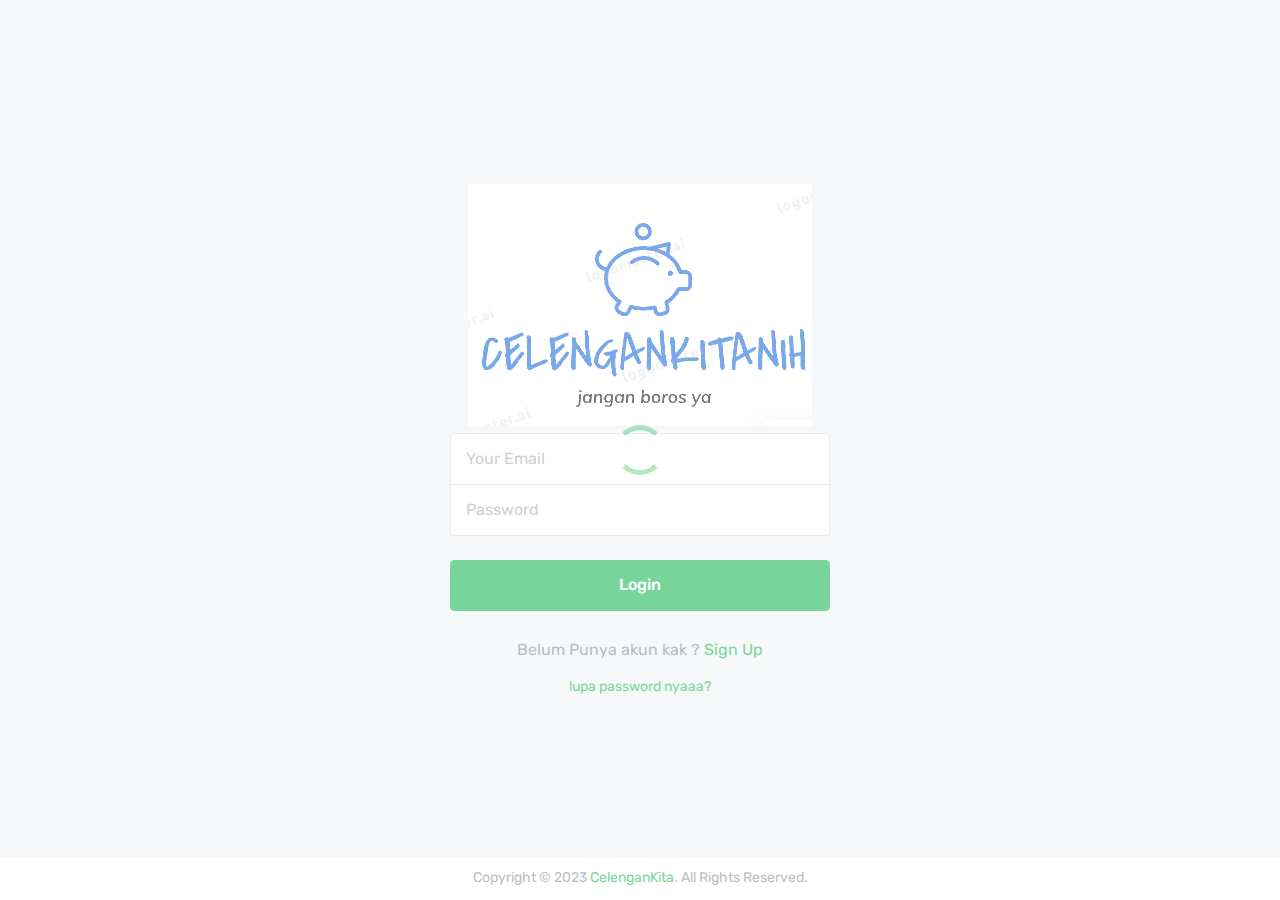
<file: index.html>
<!DOCTYPE html>
<html lang="en">
<head>
<meta charset="UTF-8" />
<meta http-equiv="X-UA-Compatible" content="IE=edge">
<meta name="viewport" content="width=device-width, initial-scale=1, minimum-scale=1.0, shrink-to-fit=no">
<link href="images/favicon.png" rel="icon" />
<title>Celku - Celengan ku</title>
<meta name="description" content="This professional design html template is for build a Money Transfer and online payments website.">
<meta name="author" content="harnishdesign.net">

<!-- Web Fonts
============================================= -->
<link rel='stylesheet' href='https://fonts.googleapis.com/css?family=Rubik:300,300i,400,400i,500,500i,700,700i,900,900i' type='text/css'>

<!-- Stylesheet
============================================= -->
<link rel="stylesheet" type="text/css" href="vendor/bootstrap/css/bootstrap.min.css" />
<link rel="stylesheet" type="text/css" href="vendor/font-awesome/css/all.min.css" />
<link rel="stylesheet" type="text/css" href="css/stylesheet.css" />
</head>
<body>

<!-- Preloader -->
<div id="preloader">
  <div data-loader="dual-ring"></div>
</div>
<!-- Preloader End -->

<div id="main-wrapper" class="h-100">
  <div class="container h-100"> 
    <!-- Login Form
    ============================================= -->
    <div class="row no-gutters h-100">
      <div class="col-11 col-sm-9 col-md-7 col-lg-5 col-xl-4 m-auto py-5">
        <div class="logo text-center"> <a href="index.html" title="Payyed - HTML Template"><img src="images/logo/logo.png" alt="Payyed"></a> </div>
        <!-- <p class="lead text-center mb-4">Selamat datang kak mari jadi hemat!</p> -->
        <form id="loginForm" method="post">
          <div class="vertical-input-group">
            <div class="input-group">
              <input type="email" class="form-control" id="emailAddress" required placeholder="Your Email">
            </div>
            <div class="input-group">
              <input type="password" class="form-control" id="loginPassword" required placeholder="Password">
            </div>
          </div>
          <button id="loginButton" class="btn btn-primary btn-block shadow-none my-4" type="submit" >Login</button>
        </form>
        <p class="text-3 text-center text-muted mb-2">Belum Punya akun kak ? <a class="btn-link" href="signup-2.html">Sign Up</a></p>
        <p class="text-center"><a class="btn-link" href="#"> lupa password nyaaa?</a></p>
      </div>
      <div class="col-12 fixed-bottom bg-white py-2">
        <p class="text-center text-muted mb-0">Copyright © 2023 <a href="#">CelenganKita</a>. All Rights Reserved.</p>
      </div>
    </div>
    <!-- Login Form End --> 
  </div>
</div>

<!-- Back to Top
============================================= --> 
<a id="back-to-top" data-toggle="tooltip" title="Back to Top" href="javascript:void(0)"><i class="fa fa-chevron-up"></i></a> 

<!-- Script --> 
<script src="vendor/jquery/jquery.min.js"></script> 
<script src="vendor/bootstrap/js/bootstrap.bundle.min.js"></script> 
<script src="js/theme.js"></script>
<script src="js/api/login.js" type="module"></script>

</body>
</html>
</file>
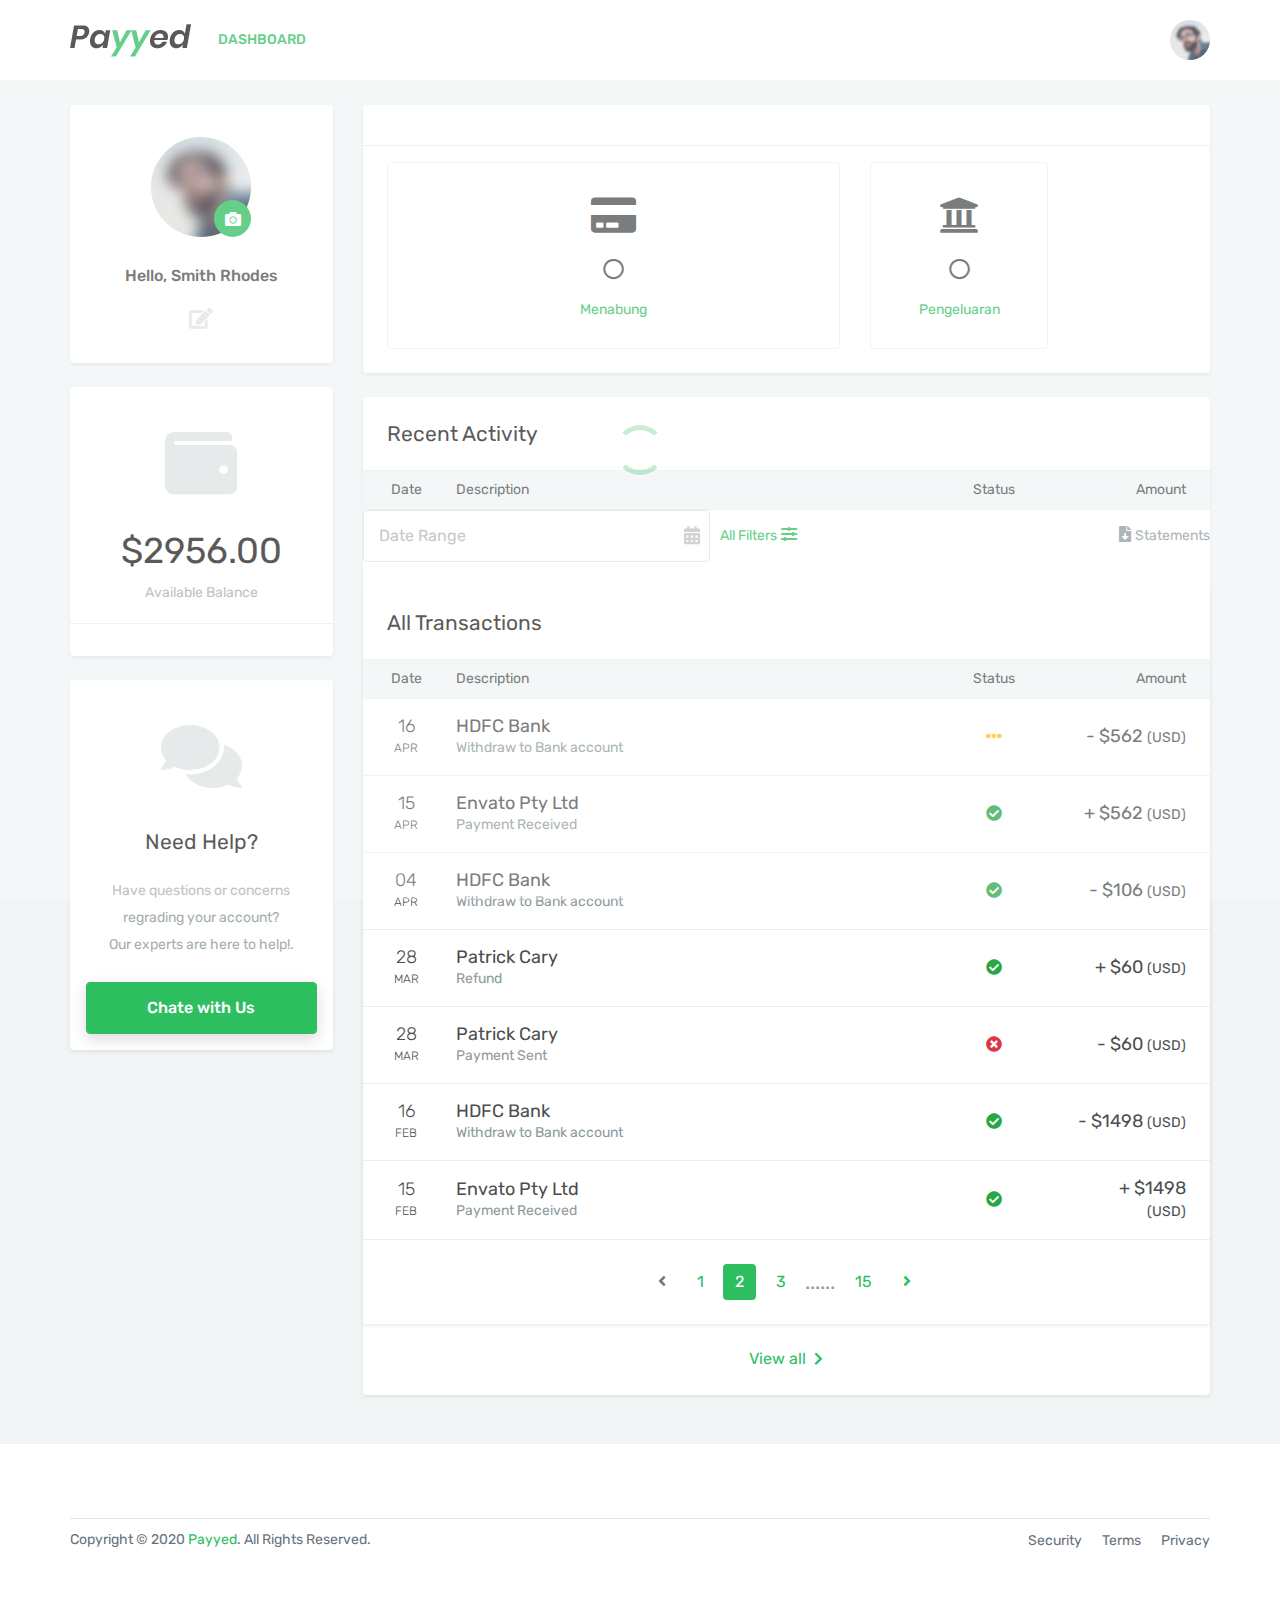
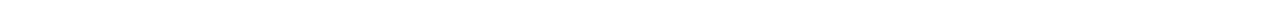
<file: dashboard.html>
<!DOCTYPE html>
<html lang="en">
<head>
<meta charset="UTF-8" />
<meta http-equiv="X-UA-Compatible" content="IE=edge">
<meta name="viewport" content="width=device-width, initial-scale=1, minimum-scale=1.0, shrink-to-fit=no">
<link href="images/favicon.png" rel="icon" />
<title>Celengan kita - Catatan keuangan </title>
<meta name="description" content="This professional design html template is for build a Money Transfer and online payments website.">
<meta name="author" content="harnishdesign.net">

<!-- Web Fonts
============================================= -->
<link rel='stylesheet' href='https://fonts.googleapis.com/css?family=Rubik:300,300i,400,400i,500,500i,700,700i,900,900i' type='text/css'>

<!-- Stylesheet
============================================= -->
<link rel="stylesheet" type="text/css" href="vendor/bootstrap/css/bootstrap.min.css" />
<link rel="stylesheet" type="text/css" href="vendor/font-awesome/css/all.min.css" />
<link rel="stylesheet" type="text/css" href="css/stylesheet.css" />
</head>
<body>

<!-- Preloader -->
<div id="preloader">
  <div data-loader="dual-ring"></div>
</div>
<!-- Preloader End --> 

<!-- Document Wrapper   
============================================= -->
<div id="main-wrapper"> 
  <!-- Header
  ============================================= -->
  <header id="header">
    <div class="container">
      <div class="header-row">
        <div class="header-column justify-content-start"> 
          <!-- Logo
          ============================= -->
          <div class="logo"> <a class="d-flex" href="index.html" title="Payyed - HTML Template"><img src="images/logo.png" alt="Payyed" /></a> </div>
          <!-- Logo end --> 
          <!-- Collapse Button
          ============================== -->
          <button class="navbar-toggler" type="button" data-toggle="collapse" data-target="#header-nav"> <span></span> <span></span> <span></span> </button>
          <!-- Collapse Button end --> 
          
          <!-- Primary Navigation
          ============================== -->
          <nav class="primary-menu navbar navbar-expand-lg">
            <div id="header-nav" class="collapse navbar-collapse">
              <ul class="navbar-nav mr-auto">
                <li class="active"><a href="dashboard.html">Dashboard</a></li>
               
                
              </ul>
            </div>
          </nav>
          <!-- Primary Navigation end --> 
        </div>
        <div class="header-column justify-content-end"> 
          <!-- My Profile
          ============================== -->
          <nav class="login-signup navbar navbar-expand">
            <ul class="navbar-nav">
              
              <!-- <li class="dropdown notifications"> <a class="dropdown-toggle" href="#"><span class="text-5"><i class="far fa-bell"></i></span><span class="count">3</span></a>
                <ul class="dropdown-menu">
                  <li class="text-center text-3 py-2">Notifications </li>
                  <li class="dropdown-divider mx-n3"></li>
                  <li><a class="dropdown-item" href="#"><i class="fas fa-bell"></i>A new digital FIRC document is available for you to download<span class="text-1 text-muted d-block">22 Jul 2020</span></a></li>
                  <li><a class="dropdown-item" href="#"><i class="fas fa-bell"></i>Updates to our privacy policy. Please read.<span class="text-1 text-muted d-block">04 March 2020</span></a></li>
                  <li><a class="dropdown-item" href="#"><i class="fas fa-bell"></i>Update about Payyed fees<span class="text-1 text-muted d-block">18 Feb 2020</span></a></li>
                  <li class="dropdown-divider mx-n3"></li>
                  <li><a class="dropdown-item text-center text-primary px-0" href="notifications.html">See all Notifications</a></li>
                </ul>
              </li> -->
              <li class="dropdown profile ml-2"> <a class="px-0 dropdown-toggle" href="#"><img class="rounded-circle" src="images/profile-thumb-sm.jpg" alt=""></a>
                <ul class="dropdown-menu">
                  <li class="text-center text-3 py-2">Hi, Smith Rhodes</li>
                  <li class="dropdown-divider mx-n3"></li>
                  <li><a class="dropdown-item" href="settings-profile.html"><i class="fas fa-user"></i>My Profile</a></li>
                  <li><a class="dropdown-item" href="settings-Security.html"><i class="fas fa-shield-alt"></i>Security</a></li>
                  <!-- <li><a class="dropdown-item" href="settings-notifications.html"><i class="fas fa-bell"></i>Notifications</a></li> -->
                  <li class="dropdown-divider mx-n3"></li>
                  <li><a class="dropdown-item" href="help.html"><i class="fas fa-life-ring"></i>Need Help?</a></li>
                  <li><a class="dropdown-item" href="#"><i class="fas fa-sign-out-alt"></i>Sign Out</a></li>
                </ul>
              </li>
            </ul>
          </nav>
          <!-- My Profile end --> 
        </div>
      </div>
    </div>
  </header>
  <!-- Header End --> 
  
  <!-- Content
  ============================================= -->
  <div id="content" class="py-4">
    <div class="container">
      <div class="row"> 
        <!-- Left Panel
        ============================================= -->
        <aside class="col-lg-3"> 
          
          <!-- Profile Details
          =============================== -->
          <div class="bg-white shadow-sm rounded text-center p-3 mb-4">
            <div class="profile-thumb mt-3 mb-4"> <img class="rounded-circle" src="images/profile-thumb.jpg" alt="">
              <div class="profile-thumb-edit custom-file bg-primary text-white" data-toggle="tooltip" title="Change Profile Picture"> <i class="fas fa-camera position-absolute"></i>
                <input type="file" class="custom-file-input" id="customFile">
              </div>
            </div>
            <p class="text-3 font-weight-500 mb-2">Hello, Smith Rhodes</p>
            <p class="mb-2"><a href="profile.html" class="text-5 text-light" data-toggle="tooltip" title="Edit Profile"><i class="fas fa-edit"></i></a></p>
          </div>
          <!-- Profile Details End --> 
          
          <!-- Available Balance
          =============================== -->
          <div class="bg-white shadow-sm rounded text-center p-3 mb-4">
            <div class="text-17 text-light my-3"><i class="fas fa-wallet"></i></div>
            <h3 class="text-9 font-weight-400">$2956.00</h3>
            <p class="mb-2 text-muted opacity-8">Available Balance</p>
            <hr class="mx-n3">
          </div>
          <!-- Available Balance End --> 
          
          <!-- Need Help?
          =============================== -->
          <div class="bg-white shadow-sm rounded text-center p-3 mb-4">
            <div class="text-17 text-light my-3"><i class="fas fa-comments"></i></div>
            <h3 class="text-5 font-weight-400 my-4">Need Help?</h3>
            <p class="text-muted opacity-8 mb-4">Have questions or concerns regrading your account?<br>
              Our experts are here to help!.</p>
            <a href="#" class="btn btn-primary btn-block">Chate with Us</a> </div>
          <!-- Need Help? End --> 
          
        </aside>
        <!-- Left Panel End --> 
        
        <!-- Middle Panel
        ============================================= -->
        <div class="col-lg-9"> 
          
          <!-- Profile Completeness
          =============================== -->
          <div class="bg-white shadow-sm rounded p-4 mb-4">
            <hr class="mb-6 mx-n4">
            <div class="row profile-completeness">
              
              <div class="col-sm-6 col-md-7 mb-4 mb-sm-0">
                <div class="border rounded text-center px-3 py-4"> <span class="d-block text-10 mt-2 mb-3"><i class="fas fa-credit-card"></i></span> <span class="text-5 d-block  mt-4 mb-3"><i class="far fa-circle "></i></span>
                  <p class="mb-0"><a class="btn-link stretched-link" href="">Menabung </a></p>
                </div>
              </div>
              <div class="col-sm-8 col-md-3">
                <div class="border rounded text-center px-3 py-4"> <span class="d-block text-10  mt-2 mb-3"><i class="fas fa-university"></i></span> <span class="text-5 d-block  mt-4 mb-3"><i class="far fa-circle "></i></span>
                  <p class="mb-0"><a class="btn-link stretched-link" href="">Pengeluaran</a></p>
                </div>
              </div>
            </div>
          </div>
          <!-- Profile Completeness End --> 
          
          <!-- Recent Activity
          =============================== -->
          <div class="bg-white shadow-sm rounded py-4 mb-4">
            <h3 class="text-5 font-weight-400 d-flex align-items-center px-4 mb-4">Recent Activity</h3>
            
            <!-- Title
            =============================== -->
            <div class="transaction-title py-2 px-4">
              <div class="row font-weight-00">
                <div class="col-2 col-sm-1 text-center"><span class="">Date</span></div>
                <div class="col col-sm-7">Description</div>
                <div class="col-auto col-sm-2 d-none d-sm-block text-center">Status</div>
                <div class="col-3 col-sm-2 text-right">Amount</div>
              </div>
            </div>
            <!-- Title End --> 
            
            <!-- Transaction List
            =============================== -->
            <div class="row">
              <div class="col mb-2">
                <form id="filterTransactions" method="post">
                  <div class="form-row"> 
                    <!-- Date Range
                    ========================= -->
                    <div class="col-sm-6 col-md-5 form-group">
                      <input id="dateRange" type="text" class="form-control" placeholder="Date Range">
                      <span class="icon-inside"><i class="fas fa-calendar-alt"></i></span> </div>
                    <!-- All Filters Link
                    ========================= -->
                    <div class="col-auto d-flex align-items-center mr-auto form-group" data-toggle="collapse"> <a class="btn-link" data-toggle="collapse" href="#allFilters" aria-expanded="false" aria-controls="allFilters">All Filters<i class="fas fa-sliders-h text-3 ml-1"></i></a> </div>
                    <!-- Statements Link
                    ========================= -->
                    <div class="col-auto d-flex align-items-center ml-auto form-group">
                      <div class="dropdown"> <a class="text-muted btn-link" href="#" role="button" id="statements" data-toggle="dropdown" aria-haspopup="true" aria-expanded="false"><i class="fas fa-file-download text-3 mr-1"></i>Statements</a>
                        <div class="dropdown-menu dropdown-menu-right" aria-labelledby="statements"> <a class="dropdown-item" href="#">CSV</a> <a class="dropdown-item" href="#">PDF</a> </div>
                      </div>
                    </div>
                    
                    <!-- All Filters collapse
                    ================================ -->
                    <div class="col-12 collapse mb-3" id="allFilters">
                      <div class="custom-control custom-radio custom-control-inline">
                        <input type="radio" id="allTransactions" name="allFilters" class="custom-control-input" checked>
                        <label class="custom-control-label" for="allTransactions">All Transactions</label>
                      </div>
                      <div class="custom-control custom-radio custom-control-inline">
                        <input type="radio" id="paymentsSend" name="allFilters" class="custom-control-input">
                        <label class="custom-control-label" for="paymentsSend">Payments Send</label>
                      </div>
                      <div class="custom-control custom-radio custom-control-inline">
                        <input type="radio" id="paymentsReceived" name="allFilters" class="custom-control-input">
                        <label class="custom-control-label" for="paymentsReceived">Payments Received</label>
                      </div>
                      <div class="custom-control custom-radio custom-control-inline">
                        <input type="radio" id="refunds" name="allFilters" class="custom-control-input">
                        <label class="custom-control-label" for="refunds">Refunds</label>
                      </div>
                      <div class="custom-control custom-radio custom-control-inline">
                        <input type="radio" id="withdrawal" name="allFilters" class="custom-control-input">
                        <label class="custom-control-label" for="withdrawal">Withdrawal</label>
                      </div>
                      <div class="custom-control custom-radio custom-control-inline">
                        <input type="radio" id="deposit" name="allFilters" class="custom-control-input">
                        <label class="custom-control-label" for="deposit">Deposit</label>
                      </div>
                    </div>
                    <!-- All Filters collapse End --> 
                  </div>
                </form>
              </div>
            </div>
            <div class="bg-white shadow-sm rounded py-4 mb-4">
              <h3 class="text-5 font-weight-400 d-flex align-items-center px-4 mb-4">All Transactions</h3>
              <!-- Title
              =============================== -->
              <div class="transaction-title py-2 px-4">
                <div class="row">
                  <div class="col-2 col-sm-1 text-center"><span class="">Date</span></div>
                  <div class="col col-sm-7">Description</div>
                  <div class="col-auto col-sm-2 d-none d-sm-block text-center">Status</div>
                  <div class="col-3 col-sm-2 text-right">Amount</div>
                </div>
              </div>
              <!-- Title End --> 
              
              <!-- Transaction List
              =============================== -->
              <div class="transaction-list">
                <div class="transaction-item px-4 py-3" data-toggle="modal" data-target="#transaction-detail">
                  <div class="row align-items-center flex-row">
                    <div class="col-2 col-sm-1 text-center"> <span class="d-block text-4 font-weight-300">16</span> <span class="d-block text-1 font-weight-300 text-uppercase">APR</span> </div>
                    <div class="col col-sm-7"> <span class="d-block text-4">HDFC Bank</span> <span class="text-muted">Withdraw to Bank account</span> </div>
                    <div class="col-auto col-sm-2 d-none d-sm-block text-center text-3"> <span class="text-warning" data-toggle="tooltip" data-original-title="In Progress"><i class="fas fa-ellipsis-h"></i></span> </div>
                    <div class="col-3 col-sm-2 text-right text-4"> <span class="text-nowrap">- $562</span> <span class="text-2 text-uppercase">(USD)</span> </div>
                  </div>
                </div>
                <div class="transaction-item px-4 py-3" data-toggle="modal" data-target="#transaction-detail">
                  <div class="row align-items-center flex-row">
                    <div class="col-2 col-sm-1 text-center"> <span class="d-block text-4 font-weight-300">15</span> <span class="d-block text-1 font-weight-300 text-uppercase">APR</span> </div>
                    <div class="col col-sm-7"> <span class="d-block text-4">Envato Pty Ltd</span> <span class="text-muted">Payment Received</span> </div>
                    <div class="col-auto col-sm-2 d-none d-sm-block text-center text-3"> <span class="text-success" data-toggle="tooltip" data-original-title="Completed"><i class="fas fa-check-circle"></i></span> </div>
                    <div class="col-3 col-sm-2 text-right text-4"> <span class="text-nowrap">+ $562</span> <span class="text-2 text-uppercase">(USD)</span> </div>
                  </div>
                </div>
                <div class="transaction-item px-4 py-3" data-toggle="modal" data-target="#transaction-detail">
                  <div class="row align-items-center flex-row">
                    <div class="col-2 col-sm-1 text-center"> <span class="d-block text-4 font-weight-300">04</span> <span class="d-block text-1 font-weight-300 text-uppercase">APR</span> </div>
                    <div class="col col-sm-7"> <span class="d-block text-4">HDFC Bank</span> <span class="text-muted">Withdraw to Bank account</span> </div>
                    <div class="col-auto col-sm-2 d-none d-sm-block text-center text-3"> <span class="text-success" data-toggle="tooltip" data-original-title="Completed"><i class="fas fa-check-circle"></i></span> </div>
                    <div class="col-3 col-sm-2 text-right text-4"> <span class="text-nowrap">- $106</span> <span class="text-2 text-uppercase">(USD)</span> </div>
                  </div>
                </div>
                <div class="transaction-item px-4 py-3" data-toggle="modal" data-target="#transaction-detail">
                  <div class="row align-items-center flex-row">
                    <div class="col-2 col-sm-1 text-center"> <span class="d-block text-4 font-weight-300">28</span> <span class="d-block text-1 font-weight-300 text-uppercase">MAR</span> </div>
                    <div class="col col-sm-7"> <span class="d-block text-4">Patrick Cary</span> <span class="text-muted">Refund</span> </div>
                    <div class="col-auto col-sm-2 d-none d-sm-block text-center text-3"> <span class="text-success" data-toggle="tooltip" data-original-title="Completed"><i class="fas fa-check-circle"></i></span> </div>
                    <div class="col-3 col-sm-2 text-right text-4"> <span class="text-nowrap">+ $60</span> <span class="text-2 text-uppercase">(USD)</span> </div>
                  </div>
                </div>
                <div class="transaction-item px-4 py-3" data-toggle="modal" data-target="#transaction-detail">
                  <div class="row align-items-center flex-row">
                    <div class="col-2 col-sm-1 text-center"> <span class="d-block text-4 font-weight-300">28</span> <span class="d-block text-1 font-weight-300 text-uppercase">MAR</span> </div>
                    <div class="col col-sm-7"> <span class="d-block text-4">Patrick Cary</span> <span class="text-muted">Payment Sent</span> </div>
                    <div class="col-auto col-sm-2 d-none d-sm-block text-center text-3"> <span class="text-danger" data-toggle="tooltip" data-original-title="Cancelled"><i class="fas fa-times-circle"></i></span> </div>
                    <div class="col-3 col-sm-2 text-right text-4"> <span class="text-nowrap">- $60</span> <span class="text-2 text-uppercase">(USD)</span> </div>
                  </div>
                </div>
                <div class="transaction-item px-4 py-3" data-toggle="modal" data-target="#transaction-detail">
                  <div class="row align-items-center flex-row">
                    <div class="col-2 col-sm-1 text-center"> <span class="d-block text-4 font-weight-300">16</span> <span class="d-block text-1 font-weight-300 text-uppercase">FEB</span> </div>
                    <div class="col col-sm-7"> <span class="d-block text-4">HDFC Bank</span> <span class="text-muted">Withdraw to Bank account</span> </div>
                    <div class="col-auto col-sm-2 d-none d-sm-block text-center text-3"> <span class="text-success" data-toggle="tooltip" data-original-title="Completed"><i class="fas fa-check-circle"></i></span> </div>
                    <div class="col-3 col-sm-2 text-right text-4"> <span class="text-nowrap">- $1498</span> <span class="text-2 text-uppercase">(USD)</span> </div>
                  </div>
                </div>
                <div class="transaction-item px-4 py-3" data-toggle="modal" data-target="#transaction-detail">
                  <div class="row align-items-center flex-row">
                    <div class="col-2 col-sm-1 text-center"> <span class="d-block text-4 font-weight-300">15</span> <span class="d-block text-1 font-weight-300 text-uppercase">FEB</span> </div>
                    <div class="col col-sm-7"> <span class="d-block text-4">Envato Pty Ltd</span> <span class="text-muted">Payment Received</span> </div>
                    <div class="col-auto col-sm-2 d-none d-sm-block text-center text-3"> <span class="text-success" data-toggle="tooltip" data-original-title="Completed"><i class="fas fa-check-circle"></i></span> </div>
                    <div class="col-3 col-sm-2 text-right text-4"> <span class="text-nowrap">+ $1498</span> <span class="text-2 text-uppercase">(USD)</span> </div>
                  </div>
                </div>
              </div>
              <!-- Transaction List End --> 
              
              <!-- Transaction Item Details Modal
              =========================================== -->
              <div id="transaction-detail" class="modal fade" role="dialog" aria-hidden="true">
                <div class="modal-dialog modal-dialog-centered transaction-details" role="document">
                  <div class="modal-content">
                    <div class="modal-body">
                      <div class="row no-gutters">
                        <div class="col-sm-5 d-flex justify-content-center bg-primary rounded-left py-4">
                          <div class="my-auto text-center">
                            <div class="text-17 text-white my-3"><i class="fas fa-building"></i></div>
                            <h3 class="text-4 text-white font-weight-400 my-3">Envato Pty Ltd</h3>
                            <div class="text-8 font-weight-500 text-white my-4">$557.20</div>
                            <p class="text-white">15 March 2020</p>
                          </div>
                        </div>
                        <div class="col-sm-7">
                          <h5 class="text-5 font-weight-400 m-3">Transaction Details
                            <button type="button" class="close font-weight-400" data-dismiss="modal" aria-label="Close"> <span aria-hidden="true">&times;</span> </button>
                          </h5>
                          <hr>
                          <div class="px-3">
                            <ul class="list-unstyled">
                              <li class="mb-2">Payment Amount <span class="float-right text-3">$562.00</span></li>
                              <li class="mb-2">Fee <span class="float-right text-3">-$4.80</span></li>
                            </ul>
                            <hr class="mb-2">
                            <p class="d-flex align-items-center font-weight-500 mb-4">Total Amount <span class="text-3 ml-auto">$557.20</span></p>
                            <ul class="list-unstyled">
                              <li class="font-weight-500">Paid By:</li>
                              <li class="text-muted">Envato Pty Ltd</li>
                            </ul>
                            <ul class="list-unstyled">
                              <li class="font-weight-500">Transaction ID:</li>
                              <li class="text-muted">26566689645685976589</li>
                            </ul>
                            <ul class="list-unstyled">
                              <li class="font-weight-500">Description:</li>
                              <li class="text-muted">Envato March 2020 Member Payment</li>
                            </ul>
                            <ul class="list-unstyled">
                              <li class="font-weight-500">Status:</li>
                              <li class="text-muted">Completed<span class="text-success text-3 ml-1"><i class="fas fa-check-circle"></i></span></li>
                            </ul>
                          </div>
                        </div>
                      </div>
                    </div>
                  </div>
                </div>
              </div>
              <!-- Transaction Item Details Modal End --> 
              
              <!-- Pagination
              ============================================= -->
              <ul class="pagination justify-content-center mt-4 mb-0">
                <li class="page-item disabled"> <a class="page-link" href="#" tabindex="-1"><i class="fas fa-angle-left"></i></a> </li>
                <li class="page-item"><a class="page-link" href="#">1</a></li>
                <li class="page-item active"> <a class="page-link" href="#">2 <span class="sr-only">(current)</span></a> </li>
                <li class="page-item"><a class="page-link" href="#">3</a></li>
                <li class="page-item d-flex align-content-center flex-wrap text-muted text-5 mx-1">......</li>
                <li class="page-item"><a class="page-link" href="#">15</a></li>
                <li class="page-item"> <a class="page-link" href="#"><i class="fas fa-angle-right"></i></a> </li>
              </ul>
              <!-- Paginations end --> 
              
            </div>
            <!-- Transaction List End --> 
            
            <!-- Transaction Item Details Modal
            =========================================== -->
            
            <!-- Transaction Item Details Modal End --> 
            
            <!-- View all Link
            =============================== -->
            <div class="text-center mt-4"><a href="transactions.html" class="btn-link text-3">View all<i class="fas fa-chevron-right text-2 ml-2"></i></a></div>
            <!-- View all Link End --> 
            
          </div>
          <!-- Recent Activity End --> 
        </div>
        <!-- Middle Panel End --> 
      </div>
    </div>
  </div>
  <!-- Content end --> 
  
  <!-- Footer
  ============================================= -->
  <footer id="footer">
    <div class="container">
      <div class="row">
        <div class="col-lg d-lg-flex align-items-center">

        </div>
        <div class="col-lg d-lg-flex justify-content-lg-end mt-3 mt-lg-0">
          <ul class="social-icons justify-content-center">
           
          </ul>
        </div>
      </div>
      <div class="footer-copyright pt-3 pt-lg-2 mt-2">
        <div class="row">
          <div class="col-lg">
            <p class="text-center text-lg-left mb-2 mb-lg-0">Copyright &copy; 2020 <a href="#">Payyed</a>. All Rights Reserved.</p>
          </div>
          <div class="col-lg d-lg-flex align-items-center justify-content-lg-end">
            <ul class="nav justify-content-center">
              <li class="nav-item"> <a class="nav-link active" href="#">Security</a></li>
              <li class="nav-item"> <a class="nav-link" href="#">Terms</a></li>
              <li class="nav-item"> <a class="nav-link" href="#">Privacy</a></li>
            </ul>
          </div>
        </div>
      </div>
    </div>
  </footer>
  <!-- Footer end --> 
  
</div>
<!-- Document Wrapper end --> 

<!-- Back to Top
============================================= --> 
<a id="back-to-top" data-toggle="tooltip" title="Back to Top" href="javascript:void(0)"><i class="fa fa-chevron-up"></i></a> 

<!-- Script --> 
<script src="vendor/jquery/jquery.min.js"></script> 
<script src="vendor/bootstrap/js/bootstrap.bundle.min.js"></script> 
<script src="js/theme.js"></script>
</body>
</html>
</file>
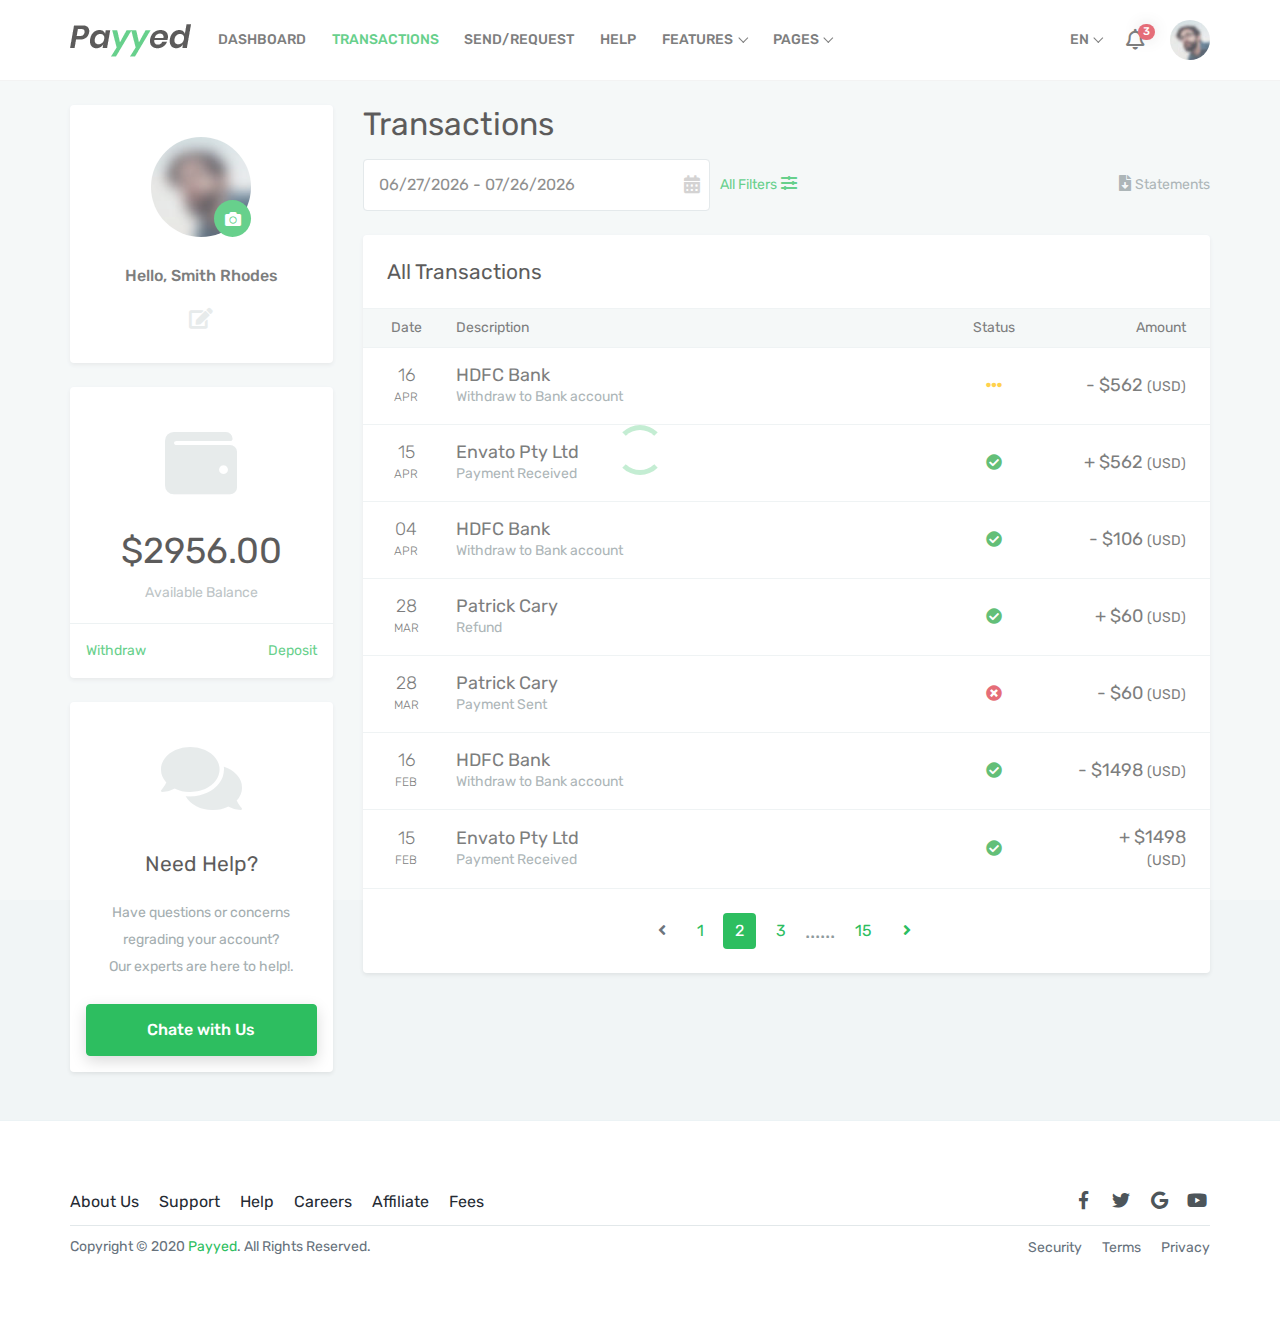
<file: transactions.html>
<!DOCTYPE html>
<html lang="en">
<head>
<meta charset="UTF-8" />
<meta http-equiv="X-UA-Compatible" content="IE=edge">
<meta name="viewport" content="width=device-width, initial-scale=1, minimum-scale=1.0, shrink-to-fit=no">
<link href="images/favicon.png" rel="icon" />
<title>Payyed - Money Transfer and Online Payments HTML Template</title>
<meta name="description" content="This professional design html template is for build a Money Transfer and online payments website.">
<meta name="author" content="harnishdesign.net">

<!-- Web Fonts
============================================= -->
<link rel='stylesheet' href='https://fonts.googleapis.com/css?family=Rubik:300,300i,400,400i,500,500i,700,700i,900,900i' type='text/css'>

<!-- Stylesheet
============================================= -->
<link rel="stylesheet" type="text/css" href="vendor/bootstrap/css/bootstrap.min.css" />
<link rel="stylesheet" type="text/css" href="vendor/font-awesome/css/all.min.css" />
<link rel="stylesheet" type="text/css" href="vendor/daterangepicker/daterangepicker.css" />
<link rel="stylesheet" type="text/css" href="css/stylesheet.css" />
</head>
<body>

<!-- Preloader -->
<div id="preloader">
  <div data-loader="dual-ring"></div>
</div>
<!-- Preloader End --> 

<!-- Document Wrapper   
============================================= -->
<div id="main-wrapper"> 
  
  <!-- Header
  ============================================= -->
  <header id="header">
    <div class="container">
      <div class="header-row">
        <div class="header-column justify-content-start"> 
          <!-- Logo
          ============================= -->
          <div class="logo"> <a class="d-flex" href="index.html" title="Payyed - HTML Template"><img src="images/logo.png" alt="Payyed" /></a> </div>
          <!-- Logo end --> 
          <!-- Collapse Button
          ============================== -->
          <button class="navbar-toggler" type="button" data-toggle="collapse" data-target="#header-nav"> <span></span> <span></span> <span></span> </button>
          <!-- Collapse Button end --> 
          
          <!-- Primary Navigation
          ============================== -->
          <nav class="primary-menu navbar navbar-expand-lg">
            <div id="header-nav" class="collapse navbar-collapse">
              <ul class="navbar-nav mr-auto">
                <li><a href="dashboard.html">Dashboard</a></li>
                <li class="active"><a href="transactions.html">Transactions</a></li>
                <li><a href="send-money.html">Send/Request</a></li>
                <li><a href="help.html">Help</a></li>
                <li class="dropdown"> <a class="dropdown-toggle" href="#">Features</a>
                  <ul class="dropdown-menu">
                    <li class="dropdown"><a class="dropdown-item dropdown-toggle" href="#">Headers</a>
                      <ul class="dropdown-menu">
                        <li><a class="dropdown-item" href="index.html">Light Version (Default)</a></li>
                        <li><a class="dropdown-item" href="feature-header-dark.html">Dark Version</a></li>
                        <li><a class="dropdown-item" href="feature-header-primary.html">Primary Version</a></li>
                        <li><a class="dropdown-item" href="index-2.html">Transparent Version</a></li>
                      </ul>
                    </li>
                    <li class="dropdown"><a class="dropdown-item dropdown-toggle" href="#">Navigation DropDown</a>
                      <ul class="dropdown-menu">
                        <li><a class="dropdown-item" href="index.html">Light Version (Default)</a></li>
                        <li><a class="dropdown-item" href="feature-navigation-dropdown-dark.html">Dark Version</a></li>
                        <li><a class="dropdown-item" href="feature-navigation-dropdown-primary.html">Primary Version</a></li>
                      </ul>
                    </li>
                    <li class="dropdown"><a class="dropdown-item dropdown-toggle" href="#">Second Navigation</a>
                      <ul class="dropdown-menu">
                        <li><a class="dropdown-item" href="send-money.html">Default Version</a></li>
                        <li><a class="dropdown-item" href="deposit-money.html">Alternate Version</a></li>
                      </ul>
                    </li>
                    <li class="dropdown"><a class="dropdown-item dropdown-toggle" href="#">Page Headers</a>
                      <ul class="dropdown-menu">
                        <li><a class="dropdown-item" href="feature-page-header-left-alignment.html">Left Alignment</a></li>
                        <li><a class="dropdown-item" href="feature-page-header-center-alignment.html">Center Alignment</a></li>
                        <li><a class="dropdown-item" href="feature-page-header-light.html">Light Version</a></li>
                        <li><a class="dropdown-item" href="feature-page-header-dark.html">Dark Version</a></li>
                        <li><a class="dropdown-item" href="feature-page-header-primary.html">Primary Version</a></li>
                        <li><a class="dropdown-item" href="feature-page-header-custom-background.html">Custom Background</a></li>
                        <li><a class="dropdown-item" href="feature-page-header-custom-background-with-transparent-header.html">Custom Background 2</a></li>
                      </ul>
                    </li>
                    <li class="dropdown"><a class="dropdown-item dropdown-toggle" href="#">Footer</a>
                      <ul class="dropdown-menu">
                        <li><a class="dropdown-item" href="index.html">Light Version Default</a></li>
                        <li><a class="dropdown-item" href="index-2.html">Alternate Version</a></li>
                        <li><a class="dropdown-item" href="feature-footer-dark.html">Dark Version</a></li>
                        <li><a class="dropdown-item" href="feature-footer-primary.html">Primary Version</a></li>
                      </ul>
                    </li>
                    <li><a class="dropdown-item" href="feature-layout-boxed.html">Layout Boxed</a></li>
                  </ul>
                </li>
                <li class="dropdown dropdown-mega"> <a class="dropdown-toggle" href="#">Pages</a>
                  <ul class="dropdown-menu">
                    <li>
                      <div class="dropdown-mega-content">
                        <div class="row">
                          <div class="col-lg"> <span class="sub-title">Homepage</Span>
                            <ul class="dropdown-mega-submenu">
                              <li><a class="dropdown-item" href="index.html">Home Version 1</a></li>
                              <li><a class="dropdown-item" href="index-2.html">Home Version 2</a></li>
                              <li><a class="dropdown-item" href="landing-page-send.html">Landing Page - Send</a></li>
                              <li><a class="dropdown-item" href="landing-page-receive.html">Landing Page - Receive</a></li>
                            </ul>
                          </div>
                          <div class="col-lg"> <span class="sub-title">Account</Span>
                            <ul class="dropdown-mega-submenu">
                              <li><a class="dropdown-item" href="settings-profile.html">My Profile</a></li>
                              <li><a class="dropdown-item" href="settings-security.html">Security</a></li>
                              <li><a class="dropdown-item" href="settings-payment-methods.html">Payment Methods</a></li>
                              <li><a class="dropdown-item" href="settings-notifications.html">Notifications</a></li>
                              <li class="dropdown"><a class="dropdown-item dropdown-toggle" href="#">Login</a>
                                <ul class="dropdown-menu">
                                  <li><a class="dropdown-item" href="login.html">Login Page 1</a></li>
                                  <li><a class="dropdown-item" href="login-2.html">Login Page 2</a></li>
                                  <li><a class="dropdown-item" href="login-3.html">Login Page 3</a></li>
                                </ul>
                              </li>
                              <li class="dropdown"><a class="dropdown-item dropdown-toggle" href="#">Signup</a>
                                <ul class="dropdown-menu">
                                  <li><a class="dropdown-item" href="signup.html">Signup Page 1</a></li>
                                  <li><a class="dropdown-item" href="signup-2.html">Signup Page 2 </a></li>
                                  <li><a class="dropdown-item" href="signup-3.html">Signup Page 3 </a></li>
                                </ul>
                              </li>
                            </ul>
                          </div>
                          <div class="col-lg"> <span class="sub-title">Dashboard</Span>
                            <ul class="dropdown-mega-submenu">
                              <li><a class="dropdown-item" href="dashboard.html">Dashboard</a></li>
                              <li><a class="dropdown-item" href="transactions.html">Transactions</a></li>
                              <li class="dropdown"><a class="dropdown-item dropdown-toggle" href="#">Send Money</a>
                                <ul class="dropdown-menu">
                                  <li><a class="dropdown-item" href="send-money.html">Send Money</a></li>
                                  <li><a class="dropdown-item" href="send-money-confirm.html">Send Money Confirm</a></li>
                                  <li><a class="dropdown-item" href="send-money-success.html">Send Money Success </a></li>
                                </ul>
                              </li>
                              <li class="dropdown"><a class="dropdown-item dropdown-toggle" href="#">Request Money</a>
                                <ul class="dropdown-menu">
                                  <li><a class="dropdown-item" href="request-money.html">Request Money</a></li>
                                  <li><a class="dropdown-item" href="request-money-confirm.html">Request Money Confirm</a></li>
                                  <li><a class="dropdown-item" href="request-money-success.html">Request Money Success </a></li>
                                </ul>
                              </li>
                              <li class="dropdown"><a class="dropdown-item dropdown-toggle" href="#">Deposit Money</a>
                                <ul class="dropdown-menu">
                                  <li><a class="dropdown-item" href="deposit-money.html">Deposit Money</a></li>
                                  <li><a class="dropdown-item" href="deposit-money-confirm.html">Deposit Money Confirm</a></li>
                                  <li><a class="dropdown-item" href="deposit-money-success.html">Deposit Money Success </a></li>
                                </ul>
                              </li>
                              <li class="dropdown"><a class="dropdown-item dropdown-toggle" href="#">Withdraw Money</a>
                                <ul class="dropdown-menu">
                                  <li><a class="dropdown-item" href="withdraw-money.html">Withdraw Money</a></li>
                                  <li><a class="dropdown-item" href="withdraw-money-confirm.html">Withdraw Money Confirm</a></li>
                                  <li><a class="dropdown-item" href="withdraw-money-success.html">Withdraw Money Success </a></li>
                                </ul>
                              </li>
                              <li><a class="dropdown-item" href="notifications.html">Notifications</a></li>
                            </ul>
                          </div>
                          <div class="col-lg"> <span class="sub-title">Blog</Span>
                            <ul class="dropdown-mega-submenu">
                              <li><a class="dropdown-item" href="blog.html">Blog Standard</a></li>
                              <li><a class="dropdown-item" href="blog-grid.html">Blog Grid</a></li>
                              <li><a class="dropdown-item" href="blog-list.html">Blog List</a></li>
                              <li><a class="dropdown-item" href="blog-single.html">Blog Single Right Sidebar</a></li>
                              <li><a class="dropdown-item" href="blog-single-left-sidebar.html">Blog Single Left Sidebar</a></li>
                            </ul>
                          </div>
                          <div class="col-lg"> <span class="sub-title">Others</Span>
                            <ul class="dropdown-mega-submenu">
                              <li><a class="dropdown-item" href="about-us.html">About Us</a></li>
                              <li><a class="dropdown-item" href="fees.html">Fees</a></li>
                              <li><a class="dropdown-item" href="help.html">Help</a></li>
                              <li><a class="dropdown-item" href="contact-us.html">Contact Us</a></li>
                              <li><a class="dropdown-item" href="404.html">404</a></li>
                              <li><a class="dropdown-item" href="coming-soon.html" target="_blank">Coming Soon</a></li>
                              <li class="dropdown"><a class="dropdown-item dropdown-toggle" href="#">Elements</a>
                                <ul class="dropdown-menu">
                                  <li><a class="dropdown-item" href="elements.html">Elements 1</a></li>
                                  <li><a class="dropdown-item" href="elements-2.html">Elements 2</a></li>
                                </ul>
                              </li>
                            </ul>
                          </div>
                        </div>
                      </div>
                    </li>
                  </ul>
                </li>
              </ul>
            </div>
          </nav>
          <!-- Primary Navigation end --> 
        </div>
        <div class="header-column justify-content-end"> 
          <!-- My Profile
          ============================== -->
          <nav class="login-signup navbar navbar-expand">
            <ul class="navbar-nav">
              <li class="dropdown language"> <a class="dropdown-toggle" href="#">En</a>
                <ul class="dropdown-menu">
                  <li><a class="dropdown-item" href="#">English</a></li>
                  <li><a class="dropdown-item" href="#">French</a></li>
                  <li><a class="dropdown-item" href="#">Русский</a></li>
                  <li><a class="dropdown-item" href="#">简体中文</a></li>
                  <li><a class="dropdown-item" href="#">Türkçe</a></li>
                </ul>
              </li>
              <li class="dropdown notifications"> <a class="dropdown-toggle" href="#"><span class="text-5"><i class="far fa-bell"></i></span><span class="count">3</span></a>
                <ul class="dropdown-menu">
                  <li class="text-center text-3 py-2">Notifications (3)</li>
                  <li class="dropdown-divider mx-n3"></li>
                  <li><a class="dropdown-item" href="#"><i class="fas fa-bell"></i>A new digital FIRC document is available for you to download<span class="text-1 text-muted d-block">22 Jul 2020</span></a></li>
                  <li><a class="dropdown-item" href="#"><i class="fas fa-bell"></i>Updates to our privacy policy. Please read.<span class="text-1 text-muted d-block">04 March 2020</span></a></li>
                  <li><a class="dropdown-item" href="#"><i class="fas fa-bell"></i>Update about Payyed fees<span class="text-1 text-muted d-block">18 Feb 2020</span></a></li>
                  <li class="dropdown-divider mx-n3"></li>
                  <li><a class="dropdown-item text-center text-primary px-0" href="notifications.html">See all Notifications</a></li>
                </ul>
              </li>
              <li class="dropdown profile ml-2"> <a class="px-0 dropdown-toggle" href="#"><img class="rounded-circle" src="images/profile-thumb-sm.jpg" alt=""></a>
                <ul class="dropdown-menu">
                  <li class="text-center text-3 py-2">Hi, Smith Rhodes</li>
                  <li class="dropdown-divider mx-n3"></li>
                  <li><a class="dropdown-item" href="settings-profile.html"><i class="fas fa-user"></i>My Profile</a></li>
                  <li><a class="dropdown-item" href="settings-Security.html"><i class="fas fa-shield-alt"></i>Security</a></li>
                  <li><a class="dropdown-item" href="settings-payment-methods.html"><i class="fas fa-credit-card"></i>Payment Methods</a></li>
                  <li><a class="dropdown-item" href="settings-notifications.html"><i class="fas fa-bell"></i>Notifications</a></li>
                  <li class="dropdown-divider mx-n3"></li>
                  <li><a class="dropdown-item" href="help.html"><i class="fas fa-life-ring"></i>Need Help?</a></li>
                  <li><a class="dropdown-item" href="#"><i class="fas fa-sign-out-alt"></i>Sign Out</a></li>
                </ul>
              </li>
            </ul>
          </nav>
          <!-- My Profile end --> 
        </div>
      </div>
    </div>
  </header>
  <!-- Header End --> 
  
  <!-- Content
  ============================================= -->
  <div id="content" class="py-4">
    <div class="container">
      <div class="row"> 
        
        <!-- Left Panel
        ============================================= -->
        <aside class="col-lg-3"> 
          
          <!-- Profile Details
          =============================== -->
          <div class="bg-white shadow-sm rounded text-center p-3 mb-4">
            <div class="profile-thumb mt-3 mb-4"> <img class="rounded-circle" src="images/profile-thumb.jpg" alt="">
              <div class="profile-thumb-edit custom-file bg-primary text-white" data-toggle="tooltip" title="Change Profile Picture"> <i class="fas fa-camera position-absolute"></i>
                <input type="file" class="custom-file-input" id="customFile">
              </div>
            </div>
            <p class="text-3 font-weight-500 mb-2">Hello, Smith Rhodes</p>
            <p class="mb-2"><a href="profile.html" class="text-5 text-light" data-toggle="tooltip" title="Edit Profile"><i class="fas fa-edit"></i></a></p>
          </div>
          <!-- Profile Details End --> 
          
          <!-- Available Balance
          =============================== -->
          <div class="bg-white shadow-sm rounded text-center p-3 mb-4">
            <div class="text-17 text-light my-3"><i class="fas fa-wallet"></i></div>
            <h3 class="text-9 font-weight-400">$2956.00</h3>
            <p class="mb-2 text-muted opacity-8">Available Balance</p>
            <hr class="mx-n3">
            <div class="d-flex"><a href="#" class="btn-link mr-auto">Withdraw</a> <a href="#" class="btn-link ml-auto">Deposit</a></div>
          </div>
          <!-- Available Balance End --> 
          
          <!-- Need Help?
          =============================== -->
          <div class="bg-white shadow-sm rounded text-center p-3 mb-4">
            <div class="text-17 text-light my-3"><i class="fas fa-comments"></i></div>
            <h3 class="text-5 font-weight-400 my-4">Need Help?</h3>
            <p class="text-muted opacity-8 mb-4">Have questions or concerns regrading your account?<br>
              Our experts are here to help!.</p>
            <a href="#" class="btn btn-primary btn-block">Chate with Us</a> </div>
          <!-- Need Help? End --> 
          
        </aside>
        <!-- Left Panel End --> 
        
        <!-- Middle Panel
        ============================================= -->
        <div class="col-lg-9">
          <h2 class="font-weight-400 mb-3">Transactions</h2>
          
          <!-- Filter
          ============================================= -->
          <div class="row">
            <div class="col mb-2">
              <form id="filterTransactions" method="post">
                <div class="form-row"> 
                  <!-- Date Range
                  ========================= -->
                  <div class="col-sm-6 col-md-5 form-group">
                    <input id="dateRange" type="text" class="form-control" placeholder="Date Range">
                    <span class="icon-inside"><i class="fas fa-calendar-alt"></i></span> </div>
                  <!-- All Filters Link
                  ========================= -->
                  <div class="col-auto d-flex align-items-center mr-auto form-group" data-toggle="collapse"> <a class="btn-link" data-toggle="collapse" href="#allFilters" aria-expanded="false" aria-controls="allFilters">All Filters<i class="fas fa-sliders-h text-3 ml-1"></i></a> </div>
                  <!-- Statements Link
                  ========================= -->
                  <div class="col-auto d-flex align-items-center ml-auto form-group">
                    <div class="dropdown"> <a class="text-muted btn-link" href="#" role="button" id="statements" data-toggle="dropdown" aria-haspopup="true" aria-expanded="false"><i class="fas fa-file-download text-3 mr-1"></i>Statements</a>
                      <div class="dropdown-menu dropdown-menu-right" aria-labelledby="statements"> <a class="dropdown-item" href="#">CSV</a> <a class="dropdown-item" href="#">PDF</a> </div>
                    </div>
                  </div>
                  
                  <!-- All Filters collapse
                  ================================ -->
                  <div class="col-12 collapse mb-3" id="allFilters">
                    <div class="custom-control custom-radio custom-control-inline">
                      <input type="radio" id="allTransactions" name="allFilters" class="custom-control-input" checked>
                      <label class="custom-control-label" for="allTransactions">All Transactions</label>
                    </div>
                    <div class="custom-control custom-radio custom-control-inline">
                      <input type="radio" id="paymentsSend" name="allFilters" class="custom-control-input">
                      <label class="custom-control-label" for="paymentsSend">Payments Send</label>
                    </div>
                    <div class="custom-control custom-radio custom-control-inline">
                      <input type="radio" id="paymentsReceived" name="allFilters" class="custom-control-input">
                      <label class="custom-control-label" for="paymentsReceived">Payments Received</label>
                    </div>
                    <div class="custom-control custom-radio custom-control-inline">
                      <input type="radio" id="refunds" name="allFilters" class="custom-control-input">
                      <label class="custom-control-label" for="refunds">Refunds</label>
                    </div>
                    <div class="custom-control custom-radio custom-control-inline">
                      <input type="radio" id="withdrawal" name="allFilters" class="custom-control-input">
                      <label class="custom-control-label" for="withdrawal">Withdrawal</label>
                    </div>
                    <div class="custom-control custom-radio custom-control-inline">
                      <input type="radio" id="deposit" name="allFilters" class="custom-control-input">
                      <label class="custom-control-label" for="deposit">Deposit</label>
                    </div>
                  </div>
                  <!-- All Filters collapse End --> 
                </div>
              </form>
            </div>
          </div>
          <!-- Filter End --> 
          
          <!-- All Transactions
          ============================================= -->
          <div class="bg-white shadow-sm rounded py-4 mb-4">
            <h3 class="text-5 font-weight-400 d-flex align-items-center px-4 mb-4">All Transactions</h3>
            <!-- Title
            =============================== -->
            <div class="transaction-title py-2 px-4">
              <div class="row">
                <div class="col-2 col-sm-1 text-center"><span class="">Date</span></div>
                <div class="col col-sm-7">Description</div>
                <div class="col-auto col-sm-2 d-none d-sm-block text-center">Status</div>
                <div class="col-3 col-sm-2 text-right">Amount</div>
              </div>
            </div>
            <!-- Title End --> 
            
            <!-- Transaction List
            =============================== -->
            <div class="transaction-list">
              <div class="transaction-item px-4 py-3" data-toggle="modal" data-target="#transaction-detail">
                <div class="row align-items-center flex-row">
                  <div class="col-2 col-sm-1 text-center"> <span class="d-block text-4 font-weight-300">16</span> <span class="d-block text-1 font-weight-300 text-uppercase">APR</span> </div>
                  <div class="col col-sm-7"> <span class="d-block text-4">HDFC Bank</span> <span class="text-muted">Withdraw to Bank account</span> </div>
                  <div class="col-auto col-sm-2 d-none d-sm-block text-center text-3"> <span class="text-warning" data-toggle="tooltip" data-original-title="In Progress"><i class="fas fa-ellipsis-h"></i></span> </div>
                  <div class="col-3 col-sm-2 text-right text-4"> <span class="text-nowrap">- $562</span> <span class="text-2 text-uppercase">(USD)</span> </div>
                </div>
              </div>
              <div class="transaction-item px-4 py-3" data-toggle="modal" data-target="#transaction-detail">
                <div class="row align-items-center flex-row">
                  <div class="col-2 col-sm-1 text-center"> <span class="d-block text-4 font-weight-300">15</span> <span class="d-block text-1 font-weight-300 text-uppercase">APR</span> </div>
                  <div class="col col-sm-7"> <span class="d-block text-4">Envato Pty Ltd</span> <span class="text-muted">Payment Received</span> </div>
                  <div class="col-auto col-sm-2 d-none d-sm-block text-center text-3"> <span class="text-success" data-toggle="tooltip" data-original-title="Completed"><i class="fas fa-check-circle"></i></span> </div>
                  <div class="col-3 col-sm-2 text-right text-4"> <span class="text-nowrap">+ $562</span> <span class="text-2 text-uppercase">(USD)</span> </div>
                </div>
              </div>
              <div class="transaction-item px-4 py-3" data-toggle="modal" data-target="#transaction-detail">
                <div class="row align-items-center flex-row">
                  <div class="col-2 col-sm-1 text-center"> <span class="d-block text-4 font-weight-300">04</span> <span class="d-block text-1 font-weight-300 text-uppercase">APR</span> </div>
                  <div class="col col-sm-7"> <span class="d-block text-4">HDFC Bank</span> <span class="text-muted">Withdraw to Bank account</span> </div>
                  <div class="col-auto col-sm-2 d-none d-sm-block text-center text-3"> <span class="text-success" data-toggle="tooltip" data-original-title="Completed"><i class="fas fa-check-circle"></i></span> </div>
                  <div class="col-3 col-sm-2 text-right text-4"> <span class="text-nowrap">- $106</span> <span class="text-2 text-uppercase">(USD)</span> </div>
                </div>
              </div>
              <div class="transaction-item px-4 py-3" data-toggle="modal" data-target="#transaction-detail">
                <div class="row align-items-center flex-row">
                  <div class="col-2 col-sm-1 text-center"> <span class="d-block text-4 font-weight-300">28</span> <span class="d-block text-1 font-weight-300 text-uppercase">MAR</span> </div>
                  <div class="col col-sm-7"> <span class="d-block text-4">Patrick Cary</span> <span class="text-muted">Refund</span> </div>
                  <div class="col-auto col-sm-2 d-none d-sm-block text-center text-3"> <span class="text-success" data-toggle="tooltip" data-original-title="Completed"><i class="fas fa-check-circle"></i></span> </div>
                  <div class="col-3 col-sm-2 text-right text-4"> <span class="text-nowrap">+ $60</span> <span class="text-2 text-uppercase">(USD)</span> </div>
                </div>
              </div>
              <div class="transaction-item px-4 py-3" data-toggle="modal" data-target="#transaction-detail">
                <div class="row align-items-center flex-row">
                  <div class="col-2 col-sm-1 text-center"> <span class="d-block text-4 font-weight-300">28</span> <span class="d-block text-1 font-weight-300 text-uppercase">MAR</span> </div>
                  <div class="col col-sm-7"> <span class="d-block text-4">Patrick Cary</span> <span class="text-muted">Payment Sent</span> </div>
                  <div class="col-auto col-sm-2 d-none d-sm-block text-center text-3"> <span class="text-danger" data-toggle="tooltip" data-original-title="Cancelled"><i class="fas fa-times-circle"></i></span> </div>
                  <div class="col-3 col-sm-2 text-right text-4"> <span class="text-nowrap">- $60</span> <span class="text-2 text-uppercase">(USD)</span> </div>
                </div>
              </div>
              <div class="transaction-item px-4 py-3" data-toggle="modal" data-target="#transaction-detail">
                <div class="row align-items-center flex-row">
                  <div class="col-2 col-sm-1 text-center"> <span class="d-block text-4 font-weight-300">16</span> <span class="d-block text-1 font-weight-300 text-uppercase">FEB</span> </div>
                  <div class="col col-sm-7"> <span class="d-block text-4">HDFC Bank</span> <span class="text-muted">Withdraw to Bank account</span> </div>
                  <div class="col-auto col-sm-2 d-none d-sm-block text-center text-3"> <span class="text-success" data-toggle="tooltip" data-original-title="Completed"><i class="fas fa-check-circle"></i></span> </div>
                  <div class="col-3 col-sm-2 text-right text-4"> <span class="text-nowrap">- $1498</span> <span class="text-2 text-uppercase">(USD)</span> </div>
                </div>
              </div>
              <div class="transaction-item px-4 py-3" data-toggle="modal" data-target="#transaction-detail">
                <div class="row align-items-center flex-row">
                  <div class="col-2 col-sm-1 text-center"> <span class="d-block text-4 font-weight-300">15</span> <span class="d-block text-1 font-weight-300 text-uppercase">FEB</span> </div>
                  <div class="col col-sm-7"> <span class="d-block text-4">Envato Pty Ltd</span> <span class="text-muted">Payment Received</span> </div>
                  <div class="col-auto col-sm-2 d-none d-sm-block text-center text-3"> <span class="text-success" data-toggle="tooltip" data-original-title="Completed"><i class="fas fa-check-circle"></i></span> </div>
                  <div class="col-3 col-sm-2 text-right text-4"> <span class="text-nowrap">+ $1498</span> <span class="text-2 text-uppercase">(USD)</span> </div>
                </div>
              </div>
            </div>
            <!-- Transaction List End --> 
            
            <!-- Transaction Item Details Modal
            =========================================== -->
            <div id="transaction-detail" class="modal fade" role="dialog" aria-hidden="true">
              <div class="modal-dialog modal-dialog-centered transaction-details" role="document">
                <div class="modal-content">
                  <div class="modal-body">
                    <div class="row no-gutters">
                      <div class="col-sm-5 d-flex justify-content-center bg-primary rounded-left py-4">
                        <div class="my-auto text-center">
                          <div class="text-17 text-white my-3"><i class="fas fa-building"></i></div>
                          <h3 class="text-4 text-white font-weight-400 my-3">Envato Pty Ltd</h3>
                          <div class="text-8 font-weight-500 text-white my-4">$557.20</div>
                          <p class="text-white">15 March 2020</p>
                        </div>
                      </div>
                      <div class="col-sm-7">
                        <h5 class="text-5 font-weight-400 m-3">Transaction Details
                          <button type="button" class="close font-weight-400" data-dismiss="modal" aria-label="Close"> <span aria-hidden="true">&times;</span> </button>
                        </h5>
                        <hr>
                        <div class="px-3">
                          <ul class="list-unstyled">
                            <li class="mb-2">Payment Amount <span class="float-right text-3">$562.00</span></li>
                            <li class="mb-2">Fee <span class="float-right text-3">-$4.80</span></li>
                          </ul>
                          <hr class="mb-2">
                          <p class="d-flex align-items-center font-weight-500 mb-4">Total Amount <span class="text-3 ml-auto">$557.20</span></p>
                          <ul class="list-unstyled">
                            <li class="font-weight-500">Paid By:</li>
                            <li class="text-muted">Envato Pty Ltd</li>
                          </ul>
                          <ul class="list-unstyled">
                            <li class="font-weight-500">Transaction ID:</li>
                            <li class="text-muted">26566689645685976589</li>
                          </ul>
                          <ul class="list-unstyled">
                            <li class="font-weight-500">Description:</li>
                            <li class="text-muted">Envato March 2020 Member Payment</li>
                          </ul>
                          <ul class="list-unstyled">
                            <li class="font-weight-500">Status:</li>
                            <li class="text-muted">Completed<span class="text-success text-3 ml-1"><i class="fas fa-check-circle"></i></span></li>
                          </ul>
                        </div>
                      </div>
                    </div>
                  </div>
                </div>
              </div>
            </div>
            <!-- Transaction Item Details Modal End --> 
            
            <!-- Pagination
            ============================================= -->
            <ul class="pagination justify-content-center mt-4 mb-0">
              <li class="page-item disabled"> <a class="page-link" href="#" tabindex="-1"><i class="fas fa-angle-left"></i></a> </li>
              <li class="page-item"><a class="page-link" href="#">1</a></li>
              <li class="page-item active"> <a class="page-link" href="#">2 <span class="sr-only">(current)</span></a> </li>
              <li class="page-item"><a class="page-link" href="#">3</a></li>
              <li class="page-item d-flex align-content-center flex-wrap text-muted text-5 mx-1">......</li>
              <li class="page-item"><a class="page-link" href="#">15</a></li>
              <li class="page-item"> <a class="page-link" href="#"><i class="fas fa-angle-right"></i></a> </li>
            </ul>
            <!-- Paginations end --> 
            
          </div>
          <!-- All Transactions End --> 
        </div>
        <!-- Middle End --> 
      </div>
    </div>
  </div>
  <!-- Content end --> 
  
  <!-- Footer
  ============================================= -->
  <footer id="footer">
    <div class="container">
      <div class="row">
        <div class="col-lg d-lg-flex align-items-center">
          <ul class="nav justify-content-center justify-content-lg-start text-3">
            <li class="nav-item"> <a class="nav-link active" href="#">About Us</a></li>
            <li class="nav-item"> <a class="nav-link" href="#">Support</a></li>
            <li class="nav-item"> <a class="nav-link" href="#">Help</a></li>
            <li class="nav-item"> <a class="nav-link" href="#">Careers</a></li>
            <li class="nav-item"> <a class="nav-link" href="#">Affiliate</a></li>
            <li class="nav-item"> <a class="nav-link" href="#">Fees</a></li>
          </ul>
        </div>
        <div class="col-lg d-lg-flex justify-content-lg-end mt-3 mt-lg-0">
          <ul class="social-icons justify-content-center">
            <li class="social-icons-facebook"><a data-toggle="tooltip" href="http://www.facebook.com/" target="_blank" title="Facebook"><i class="fab fa-facebook-f"></i></a></li>
            <li class="social-icons-twitter"><a data-toggle="tooltip" href="http://www.twitter.com/" target="_blank" title="Twitter"><i class="fab fa-twitter"></i></a></li>
            <li class="social-icons-google"><a data-toggle="tooltip" href="http://www.google.com/" target="_blank" title="Google"><i class="fab fa-google"></i></a></li>
            <li class="social-icons-youtube"><a data-toggle="tooltip" href="http://www.youtube.com/" target="_blank" title="Youtube"><i class="fab fa-youtube"></i></a></li>
          </ul>
        </div>
      </div>
      <div class="footer-copyright pt-3 pt-lg-2 mt-2">
        <div class="row">
          <div class="col-lg">
            <p class="text-center text-lg-left mb-2 mb-lg-0">Copyright &copy; 2020 <a href="#">Payyed</a>. All Rights Reserved.</p>
          </div>
          <div class="col-lg d-lg-flex align-items-center justify-content-lg-end">
            <ul class="nav justify-content-center">
              <li class="nav-item"> <a class="nav-link active" href="#">Security</a></li>
              <li class="nav-item"> <a class="nav-link" href="#">Terms</a></li>
              <li class="nav-item"> <a class="nav-link" href="#">Privacy</a></li>
            </ul>
          </div>
        </div>
      </div>
    </div>
  </footer>
  <!-- Footer end --> 
  
</div>
<!-- Document Wrapper end --> 

<!-- Back to Top
============================================= --> 
<a id="back-to-top" data-toggle="tooltip" title="Back to Top" href="javascript:void(0)"><i class="fa fa-chevron-up"></i></a> 

<!-- Script --> 
<script src="vendor/jquery/jquery.min.js"></script> 
<script src="vendor/bootstrap/js/bootstrap.bundle.min.js"></script> 
<script src="vendor/daterangepicker/moment.min.js"></script> 
<script src="vendor/daterangepicker/daterangepicker.js"></script> 
<script>
$(function() {
 'use strict';
 
 // Date Range Picker
 $(function() {
    var start = moment().subtract(29, 'days');
    var end = moment();
    function cb(start, end) {
        $('#dateRange span').html(start.format('MMMM D, YYYY') + ' - ' + end.format('MMMM D, YYYY'));
    }
    $('#dateRange').daterangepicker({
        startDate: start,
        endDate: end,
        ranges: {
           'Today': [moment(), moment()],
           'Yesterday': [moment().subtract(1, 'days'), moment().subtract(1, 'days')],
           'Last 7 Days': [moment().subtract(6, 'days'), moment()],
           'Last 30 Days': [moment().subtract(29, 'days'), moment()],
           'This Month': [moment().startOf('month'), moment().endOf('month')],
           'Last Month': [moment().subtract(1, 'month').startOf('month'), moment().subtract(1, 'month').endOf('month')]
        }
    }, cb);
    cb(start, end);
});
});
</script> 
<script src="js/theme.js"></script>
</body>
</html>
</file>
<file: css/stylesheet.css>
/*-------------------------------------------------------------------

=========================================
  Table of Contents
=========================================

	- Basic
	- Helpers Classes
	- Layouts
	- Header
		- Logo
		- Primary Menu
		- Secondary Nav
		- Page Header
	- Profile
		- Dashboard
		- Cards & Bank Account Page
	- Blog
	- Elements
		- Featured Box
		- Team
		- Accordion & Toggle
		- Tabs
		- Easy Responsive Tab Accordion
		- Custom Background
		- Owl Carousel
		- Brands Grid
		- Banner
		- Simple ul
		- Steps Progress bar
	- Footer
		- Social Icons
		- Back to Top
	- Extra

-------------------------------------------------------------*/
/* =================================== */
/*  Basic Style 
/* =================================== */
body, html {
  height: 100%;
}

body {
  background: #f5f5f5;
  color: #4c4d4d;
  font-family: "Rubik", sans-serif;
  font-size: 14px;
  line-height: 22px;
}

/*-------- Preloader --------*/
#preloader {
  position: fixed;
  z-index: 999999999 !important;
  background-color: #fff;
  top: 0;
  left: 0;
  right: 0;
  bottom: 0;
  width: 100%;
  height: 100%;
}
#preloader [data-loader="dual-ring"] {
  position: absolute;
  top: 50%;
  left: 50%;
  width: 50px;
  height: 50px;
  margin-left: -25px;
  margin-top: -25px;
  display: inline-block;
  content: " ";
  display: block;
  border-radius: 50%;
  border: 5px solid #2dbe60;
  border-color: #2dbe60 transparent #2dbe60 transparent;
  animation: dual-ring 1s linear infinite;
}

@keyframes dual-ring {
  0% {
    transform: rotate(0deg);
  }
  100% {
    transform: rotate(360deg);
  }
}
::selection {
  background: #2dbe60;
  color: #fff;
  text-shadow: none;
}

form {
  padding: 0;
  margin: 0;
  display: inline;
}

img {
  vertical-align: inherit;
}

a, a:focus {
  color: #2dbe60;
  -webkit-transition: all 0.2s ease;
  transition: all 0.2s ease;
}

a:hover, a:active {
  color: #26a151;
  text-decoration: none;
  -webkit-transition: all 0.2s ease;
  transition: all 0.2s ease;
}

a:focus, a:active,
.btn.active.focus,
.btn.active:focus,
.btn.focus,
.btn:active.focus,
.btn:active:focus,
.btn:focus,
button:focus,
button:active {
  outline: none;
}

p {
  line-height: 1.9;
}

blockquote {
  border-left: 4px solid #2dbe60;
  padding: 1rem 1.4rem;
  background-color: #f9f9f9;
}

iframe {
  border: 0 !important;
}

h1, h2, h3, h4, h5, h6 {
  color: #1e1d1c;
  font-family: "Rubik", sans-serif;
}

.lead {
  font-size: 1.22rem;
}

/* =================================== */
/*  Helpers Classes
/* =================================== */
/* Box Shadow */
.shadow-md {
  -webkit-box-shadow: 0px 0px 50px -35px rgba(0, 0, 0, 0.4);
  box-shadow: 0px 0px 50px -35px rgba(0, 0, 0, 0.4);
}

/* Border Radius */
.rounded-top-0 {
  border-top-left-radius: 0px !important;
  border-top-right-radius: 0px !important;
}

.rounded-bottom-0 {
  border-bottom-left-radius: 0px !important;
  border-bottom-right-radius: 0px !important;
}

.rounded-left-0 {
  border-top-left-radius: 0px !important;
  border-bottom-left-radius: 0px !important;
}

.rounded-right-0 {
  border-top-right-radius: 0px !important;
  border-bottom-right-radius: 0px !important;
}

/* Text Size */
.text-0 {
  font-size: 11px !important;
  font-size: 0.6875rem !important;
}

.text-1 {
  font-size: 12px !important;
  font-size: 0.75rem !important;
}

.text-2 {
  font-size: 14px !important;
  font-size: 0.875rem !important;
}

.text-3 {
  font-size: 16px !important;
  font-size: 1rem !important;
}

.text-4 {
  font-size: 18px !important;
  font-size: 1.125rem !important;
}

.text-5 {
  font-size: 21px !important;
  font-size: 1.3125rem !important;
}

.text-6 {
  font-size: 24px !important;
  font-size: 1.50rem !important;
}

.text-7 {
  font-size: 28px !important;
  font-size: 1.75rem !important;
}

.text-8 {
  font-size: 32px !important;
  font-size: 2rem !important;
}

.text-9 {
  font-size: 36px !important;
  font-size: 2.25rem !important;
}

.text-10 {
  font-size: 40px !important;
  font-size: 2.50rem !important;
}

.text-11 {
  font-size: 2.75rem !important;
}
@media (max-width: 1200px) {
  .text-11 {
    font-size: calc(1.4rem + 1.8vw)  !important;
  }
}

.text-12 {
  font-size: 3rem !important;
}
@media (max-width: 1200px) {
  .text-12 {
    font-size: calc(1.425rem + 2.1vw)  !important;
  }
}

.text-13 {
  font-size: 3.25rem !important;
}
@media (max-width: 1200px) {
  .text-13 {
    font-size: calc(1.45rem + 2.4vw)  !important;
  }
}

.text-14 {
  font-size: 3.5rem !important;
}
@media (max-width: 1200px) {
  .text-14 {
    font-size: calc(1.475rem + 2.7vw)  !important;
  }
}

.text-15 {
  font-size: 3.75rem !important;
}
@media (max-width: 1200px) {
  .text-15 {
    font-size: calc(1.5rem + 3vw)  !important;
  }
}

.text-16 {
  font-size: 4rem !important;
}
@media (max-width: 1200px) {
  .text-16 {
    font-size: calc(1.525rem + 3.3vw)  !important;
  }
}

.text-17 {
  font-size: 4.5rem !important;
}
@media (max-width: 1200px) {
  .text-17 {
    font-size: calc(1.575rem + 3.9vw)  !important;
  }
}

.text-18 {
  font-size: 5rem !important;
}
@media (max-width: 1200px) {
  .text-18 {
    font-size: calc(1.625rem + 4.5vw)  !important;
  }
}

.text-19 {
  font-size: 5.25rem !important;
}
@media (max-width: 1200px) {
  .text-19 {
    font-size: calc(1.65rem + 4.8vw)  !important;
  }
}

.text-20 {
  font-size: 5.75rem !important;
}
@media (max-width: 1200px) {
  .text-20 {
    font-size: calc(1.7rem + 5.4vw)  !important;
  }
}

.text-21 {
  font-size: 6.5rem !important;
}
@media (max-width: 1200px) {
  .text-21 {
    font-size: calc(1.775rem + 6.3vw)  !important;
  }
}

.text-22 {
  font-size: 7rem !important;
}
@media (max-width: 1200px) {
  .text-22 {
    font-size: calc(1.825rem + 6.9vw)  !important;
  }
}

.text-23 {
  font-size: 7.75rem !important;
}
@media (max-width: 1200px) {
  .text-23 {
    font-size: calc(1.9rem + 7.8vw)  !important;
  }
}

.text-24 {
  font-size: 8.25rem !important;
}
@media (max-width: 1200px) {
  .text-24 {
    font-size: calc(1.95rem + 8.4vw)  !important;
  }
}

.text-25 {
  font-size: 9rem !important;
}
@media (max-width: 1200px) {
  .text-25 {
    font-size: calc(2.025rem + 9.3vw)  !important;
  }
}

.text-11, .text-12, .text-13, .text-14, .text-15, .text-16, .text-17, .text-18, .text-19, .text-20, .text-21, .text-22, .text-23, .text-24, .text-25 {
  line-height: 1.3;
}

/* Line height */
.line-height-07 {
  line-height: 0.7 !important;
}

.line-height-1 {
  line-height: 1 !important;
}

.line-height-2 {
  line-height: 1.2 !important;
}

.line-height-3 {
  line-height: 1.4 !important;
}

.line-height-4 {
  line-height: 1.6 !important;
}

.line-height-5 {
  line-height: 1.8 !important;
}

/* Font Weight */
.font-weight-100 {
  font-weight: 100 !important;
}

.font-weight-200 {
  font-weight: 200 !important;
}

.font-weight-300 {
  font-weight: 300 !important;
}

.font-weight-400 {
  font-weight: 400 !important;
}

.font-weight-500 {
  font-weight: 500 !important;
}

.font-weight-600 {
  font-weight: 600 !important;
}

.font-weight-700 {
  font-weight: 700 !important;
}

.font-weight-800 {
  font-weight: 800 !important;
}

.font-weight-900 {
  font-weight: 900 !important;
}

/* Opacity */
.opacity-0 {
  opacity: 0;
}

.opacity-1 {
  opacity: 0.1;
}

.opacity-2 {
  opacity: 0.2;
}

.opacity-3 {
  opacity: 0.3;
}

.opacity-4 {
  opacity: 0.4;
}

.opacity-5 {
  opacity: 0.5;
}

.opacity-6 {
  opacity: 0.6;
}

.opacity-7 {
  opacity: 0.7;
}

.opacity-8 {
  opacity: 0.8;
}

.opacity-9 {
  opacity: 0.9;
}

.opacity-10 {
  opacity: 1;
}

/* Background light */
.bg-light-1 {
  background-color: #f9f9fb !important;
}

.bg-light-2 {
  background-color: #f8f8fa !important;
}

.bg-light-3 {
  background-color: #f5f5f5 !important;
}

.bg-light-4 {
  background-color: #eff0f2 !important;
}

.bg-light-5 {
  background-color: #ececec !important;
}

/* Background Dark */
.bg-dark {
  background-color: #111418 !important;
}

.bg-dark-1 {
  background-color: #191f24 !important;
}

.bg-dark-2 {
  background-color: #232a31 !important;
}

.bg-dark-3 {
  background-color: #2b343c !important;
}

.bg-dark-4 {
  background-color: #38434f !important;
}

.bg-dark-5 {
  background-color: #435161 !important;
}

hr {
  border-top: 1px solid rgba(16, 85, 96, 0.1);
}

/* =================================== */
/*  Layouts
/* =================================== */
#main-wrapper {
  background: #f1f5f6;
}
#main-wrapper.boxed {
  max-width: 1200px;
  margin: 0 auto;
  -webkit-box-shadow: 0px 0px 10px rgba(0, 0, 0, 0.1);
  box-shadow: 0px 0px 10px rgba(0, 0, 0, 0.1);
}

.section {
  position: relative;
  padding: 104px 0;
  padding: 6.5rem 0;
}

@media (max-width: 767.98px) {
  .section {
    padding: 3.5rem 0;
  }
}
@media (min-width: 1200px) {
  .container {
    max-width: 1170px !important;
  }
}
/*== Fullscreen Height when use Transparnt Header ==*/
.fullscreen {
  min-height: 100vh !important;
}

/*== Fullscreen Height when use default Header ==*/
.fullscreen-with-header {
  min-height: calc(100vh - 80px) !important;
}

/* =================================== */
/*  Header
/* =================================== */
#header {
  background: #fff;
  border-bottom: 1px solid #efefef;
}
#header .navbar {
  padding: 0px;
}
#header.bg-transparent {
  position: absolute;
  z-index: 999;
  top: 0;
  left: 0;
  width: 100%;
  box-shadow: none;
  border-bottom: 1px solid rgba(250, 250, 250, 0.3);
}
#header .logo {
  position: relative;
  float: left;
  margin-right: 15px;
  -webkit-box-align: center;
  -ms-flex-align: center;
  align-items: center;
  display: -webkit-box;
  display: -ms-flexbox;
  display: flex;
  -ms-flex-item-align: stretch;
  align-self: stretch;
}
#header .header-row {
  position: relative;
  display: -webkit-box;
  display: -ms-flexbox;
  max-height: 100%;
  display: flex;
  -webkit-box-flex: 1;
  -ms-flex-positive: 1;
  flex-grow: 1;
  -ms-flex-preferred-size: 100%;
  flex-basis: 100%;
  -webkit-box-align: center;
  -ms-flex-align: center;
  align-items: center;
  -ms-flex-item-align: stretch;
  align-self: stretch;
}
#header .header-column {
  display: -webkit-box;
  display: -ms-flexbox;
  display: flex;
  -ms-flex-item-align: stretch;
  align-self: stretch;
  -webkit-box-align: center;
  -ms-flex-align: center;
  align-items: center;
  -webkit-box-flex: 1;
  -ms-flex-positive: 1;
  flex-grow: 1;
}
#header .header-column .header-row {
  -webkit-box-pack: inherit;
  -ms-flex-pack: inherit;
  justify-content: inherit;
}

.navbar-light .navbar-nav .active > .nav-link {
  color: #0c2f55;
}
.navbar-light .navbar-nav .nav-link.active, .navbar-light .navbar-nav .nav-link.show {
  color: #0c2f55;
}
.navbar-light .navbar-nav .show > .nav-link {
  color: #0c2f55;
}

.primary-menu, .login-signup {
  display: -webkit-box !important;
  display: -ms-flexbox !important;
  display: flex !important;
  height: auto !important;
  -webkit-box-ordinal-group: 0;
  -ms-flex-item-align: stretch;
  align-self: stretch;
}
.primary-menu.navbar, .login-signup.navbar {
  position: inherit;
}
.primary-menu ul.navbar-nav > li, .login-signup ul.navbar-nav > li {
  display: -webkit-box;
  display: -ms-flexbox;
  display: flex;
  height: 100%;
}
.primary-menu ul.navbar-nav > li > a:not(.btn), .login-signup ul.navbar-nav > li > a:not(.btn) {
  height: 80px;
  padding-left: 0.85em;
  padding-right: 0.85em;
  color: #4c4d4d;
  -webkit-transition: all 0.2s ease;
  transition: all 0.2s ease;
  position: relative;
  text-transform: uppercase;
  font-weight: 500;
  display: -webkit-box;
  display: -ms-flexbox;
  display: flex;
  -webkit-box-align: center;
  -ms-flex-align: center;
  align-items: center;
}
.primary-menu ul.navbar-nav > li:hover > a:not(.btn), .primary-menu ul.navbar-nav > li.active > a:not(.btn), .login-signup ul.navbar-nav > li:hover > a:not(.btn), .login-signup ul.navbar-nav > li.active > a:not(.btn) {
  color: #2dbe60;
  -webkit-transition: all 0.2s ease;
  transition: all 0.2s ease;
}
.primary-menu ul.navbar-nav > li.dropdown .dropdown-menu li > a:not(.btn), .login-signup ul.navbar-nav > li.dropdown .dropdown-menu li > a:not(.btn) {
  padding: 8px 0px;
  background-color: transparent;
  color: #777;
  -webkit-transition: all 0.2s ease;
  transition: all 0.2s ease;
}
.primary-menu ul.navbar-nav > li.dropdown .dropdown-menu li > a:not(.btn) > i:not(.arrow), .login-signup ul.navbar-nav > li.dropdown .dropdown-menu li > a:not(.btn) > i:not(.arrow) {
  font-size: .875rem;
  width: 18px;
  text-align: center;
  margin-right: 7px;
}
.primary-menu ul.navbar-nav > li.dropdown .dropdown-menu li:hover > a:not(.btn), .login-signup ul.navbar-nav > li.dropdown .dropdown-menu li:hover > a:not(.btn) {
  color: #2dbe60;
  -webkit-transition: all 0.2s ease;
  transition: all 0.2s ease;
}
.primary-menu ul.navbar-nav > li.dropdown:hover > a:after, .login-signup ul.navbar-nav > li.dropdown:hover > a:after {
  clear: both;
  content: ' ';
  display: block;
  width: 0;
  height: 0;
  border-style: solid;
  border-color: transparent transparent #fff transparent;
  position: absolute;
  border-width: 0px 7px 6px 7px;
  bottom: 0px;
  left: 50%;
  margin: 0 0 0 -5px;
  z-index: 1022;
}
.primary-menu ul.navbar-nav > li.dropdown .dropdown-menu, .login-signup ul.navbar-nav > li.dropdown .dropdown-menu {
  -webkit-box-shadow: 0px 0px 12px rgba(0, 0, 0, 0.176);
  box-shadow: 0px 0px 12px rgba(0, 0, 0, 0.176);
  border: 0px none;
  padding: 10px 15px;
  min-width: 230px;
  margin: 0;
  font-size: 14px;
  font-size: 0.875rem;
  z-index: 1021;
}
.primary-menu ul.navbar-nav > li.dropdown.language .dropdown-menu, .login-signup ul.navbar-nav > li.dropdown.language .dropdown-menu {
  min-width: 140px;
}
.primary-menu ul.navbar-nav > li.dropdown.notifications .dropdown-menu, .login-signup ul.navbar-nav > li.dropdown.notifications .dropdown-menu {
  width: 265px;
}
.primary-menu ul.navbar-nav > li.dropdown.notifications .dropdown-menu li > a:not(.btn), .login-signup ul.navbar-nav > li.dropdown.notifications .dropdown-menu li > a:not(.btn) {
  white-space: normal;
  padding-left: 24px;
  position: relative;
}
.primary-menu ul.navbar-nav > li.dropdown.notifications .dropdown-menu li > a:not(.btn) > i:not(.arrow), .login-signup ul.navbar-nav > li.dropdown.notifications .dropdown-menu li > a:not(.btn) > i:not(.arrow) {
  position: absolute;
  top: 12px;
  left: 0px;
}
.primary-menu .dropdown-menu-right, .login-signup .dropdown-menu-right {
  left: auto !important;
  right: 100% !important;
}
.primary-menu ul.navbar-nav > li.dropdown-mega, .login-signup ul.navbar-nav > li.dropdown-mega {
  position: static;
}
.primary-menu ul.navbar-nav > li.dropdown-mega > .dropdown-menu, .login-signup ul.navbar-nav > li.dropdown-mega > .dropdown-menu {
  width: 100%;
  padding: 20px 20px;
  margin-left: 0px !important;
}
.primary-menu ul.navbar-nav > li.dropdown-mega .dropdown-mega-content > .row > div, .login-signup ul.navbar-nav > li.dropdown-mega .dropdown-mega-content > .row > div {
  padding: 5px 5px 5px 20px;
  border-right: 1px solid #eee;
}
.primary-menu ul.navbar-nav > li.dropdown-mega .dropdown-mega-content > .row > div:last-child, .login-signup ul.navbar-nav > li.dropdown-mega .dropdown-mega-content > .row > div:last-child {
  border-right: 0;
}
.primary-menu ul.navbar-nav > li.dropdown-mega .sub-title, .login-signup ul.navbar-nav > li.dropdown-mega .sub-title {
  display: block;
  font-size: 16px;
  margin-top: 1rem;
  padding-bottom: 5px;
}
.primary-menu ul.navbar-nav > li.dropdown-mega .dropdown-mega-submenu, .login-signup ul.navbar-nav > li.dropdown-mega .dropdown-mega-submenu {
  list-style-type: none;
  padding-left: 0px;
}
.primary-menu ul.navbar-nav > li a.btn, .login-signup ul.navbar-nav > li a.btn {
  font-size: 14px;
  padding: 0.65rem 2rem;
  text-transform: uppercase;
}
.primary-menu ul.navbar-nav > li.dropdown .dropdown-menu .dropdown-menu, .login-signup ul.navbar-nav > li.dropdown .dropdown-menu .dropdown-menu {
  left: 100%;
  margin-top: -40px;
}
.primary-menu ul.navbar-nav > li.dropdown .dropdown-menu .dropdown-toggle:after, .login-signup ul.navbar-nav > li.dropdown .dropdown-menu .dropdown-toggle:after {
  border-top: .4em solid transparent;
  border-right: 0;
  border-bottom: 0.4em solid transparent;
  border-left: 0.4em solid;
}
.primary-menu ul.navbar-nav > li.dropdown .dropdown-toggle .arrow, .login-signup ul.navbar-nav > li.dropdown .dropdown-toggle .arrow {
  position: absolute;
  min-width: 30px;
  height: 100%;
  right: 0px;
  top: 0;
  -webkit-transition: all 0.2s ease;
  transition: all 0.2s ease;
}
.primary-menu ul.navbar-nav > li.dropdown .dropdown-toggle .arrow:after, .login-signup ul.navbar-nav > li.dropdown .dropdown-toggle .arrow:after {
  content: " ";
  position: absolute;
  top: 50%;
  left: 50%;
  border-color: #000;
  border-top: 1px solid;
  border-right: 1px solid;
  width: 6px;
  height: 6px;
  -webkit-transform: translate(-50%, -50%) rotate(45deg);
  transform: translate(-50%, -50%) rotate(45deg);
}
.primary-menu ul.navbar-nav > li.dropdown .dropdown-toggle .arrow.arrow-right:after, .login-signup ul.navbar-nav > li.dropdown .dropdown-toggle .arrow.arrow-right:after {
  -webkit-transform: translate(-50%, -50%) rotate(225deg);
  transform: translate(-50%, -50%) rotate(225deg);
}
.primary-menu .dropdown-toggle:after, .login-signup .dropdown-toggle:after {
  content: none;
}

.dropdown-menu {
  -webkit-box-shadow: 0px 0px 12px rgba(0, 0, 0, 0.176);
  box-shadow: 0px 0px 12px rgba(0, 0, 0, 0.176);
  border: 0px none;
  font-size: 14px;
  font-size: 0.875rem;
}

.header-text-light .navbar-toggler span {
  background: #fff;
}

.header-text-light .login-signup ul.navbar-nav > li > a:not(.btn) {
  color: rgba(250, 250, 250, 0.85);
}
.header-text-light .login-signup ul.navbar-nav > li:hover > a:not(.btn), .header-text-light .login-signup ul.navbar-nav > li.active > a:not(.btn) {
  color: #fff;
}

@media (min-width: 992px) {
  .header-text-light .primary-menu ul.navbar-nav > li > a:not(.btn) {
    color: rgba(250, 250, 250, 0.85);
  }
  .header-text-light .primary-menu ul.navbar-nav > li:hover > a:not(.btn), .header-text-light .primary-menu ul.navbar-nav > li.active > a:not(.btn) {
    color: #fff;
  }
}
.primary-menu.navbar-dropdown-dark ul.navbar-nav > li.dropdown .dropdown-menu, .login-signup.navbar-dropdown-dark ul.navbar-nav > li.dropdown .dropdown-menu {
  background-color: #252A2C;
  color: #fff;
}
.primary-menu.navbar-dropdown-dark ul.navbar-nav > li.dropdown .dropdown-menu .dropdown-menu, .login-signup.navbar-dropdown-dark ul.navbar-nav > li.dropdown .dropdown-menu .dropdown-menu {
  background-color: #272c2e;
}
.primary-menu.navbar-dropdown-dark ul.navbar-nav > li.dropdown .dropdown-menu .dropdown-divider, .login-signup.navbar-dropdown-dark ul.navbar-nav > li.dropdown .dropdown-menu .dropdown-divider {
  border-color: rgba(250, 250, 250, 0.2);
}
.primary-menu.navbar-dropdown-dark ul.navbar-nav > li.dropdown:hover > a:after, .login-signup.navbar-dropdown-dark ul.navbar-nav > li.dropdown:hover > a:after {
  border-color: transparent transparent #252A2C transparent;
}
.primary-menu.navbar-dropdown-dark ul.navbar-nav > li.dropdown .dropdown-menu li > a:not(.btn), .login-signup.navbar-dropdown-dark ul.navbar-nav > li.dropdown .dropdown-menu li > a:not(.btn) {
  color: #a3a2a2;
}
.primary-menu.navbar-dropdown-dark ul.navbar-nav > li.dropdown .dropdown-menu li:hover > a:not(.btn), .login-signup.navbar-dropdown-dark ul.navbar-nav > li.dropdown .dropdown-menu li:hover > a:not(.btn) {
  color: #fff;
}
.primary-menu.navbar-dropdown-dark ul.navbar-nav > li.dropdown-mega .dropdown-mega-content > .row > div, .login-signup.navbar-dropdown-dark ul.navbar-nav > li.dropdown-mega .dropdown-mega-content > .row > div {
  border-color: #3a3a3a;
}
.primary-menu.navbar-dropdown-primary ul.navbar-nav > li.dropdown .dropdown-menu, .login-signup.navbar-dropdown-primary ul.navbar-nav > li.dropdown .dropdown-menu {
  background-color: #2dbe60;
  color: #fff;
}
.primary-menu.navbar-dropdown-primary ul.navbar-nav > li.dropdown .dropdown-menu .dropdown-menu, .login-signup.navbar-dropdown-primary ul.navbar-nav > li.dropdown .dropdown-menu .dropdown-menu {
  background-color: #2dbe60;
}
.primary-menu.navbar-dropdown-primary ul.navbar-nav > li.dropdown .dropdown-menu .dropdown-divider, .login-signup.navbar-dropdown-primary ul.navbar-nav > li.dropdown .dropdown-menu .dropdown-divider {
  border-color: rgba(250, 250, 250, 0.3);
}
.primary-menu.navbar-dropdown-primary ul.navbar-nav > li.dropdown:hover > a:after, .login-signup.navbar-dropdown-primary ul.navbar-nav > li.dropdown:hover > a:after {
  border-color: transparent transparent #2dbe60 transparent;
}
.primary-menu.navbar-dropdown-primary ul.navbar-nav > li.dropdown .dropdown-menu li > a:not(.btn), .login-signup.navbar-dropdown-primary ul.navbar-nav > li.dropdown .dropdown-menu li > a:not(.btn) {
  color: rgba(250, 250, 250, 0.95);
}
.primary-menu.navbar-dropdown-primary ul.navbar-nav > li.dropdown .dropdown-menu li:hover > a:not(.btn), .login-signup.navbar-dropdown-primary ul.navbar-nav > li.dropdown .dropdown-menu li:hover > a:not(.btn) {
  color: #fff;
}
.primary-menu.navbar-dropdown-primary ul.navbar-nav > li.dropdown-mega .dropdown-mega-content > .row > div, .login-signup.navbar-dropdown-primary ul.navbar-nav > li.dropdown-mega .dropdown-mega-content > .row > div {
  border-color: rgba(250, 250, 250, 0.2);
}

@media (max-width: 991.98px) {
  #header .navbar-dropdown-dark.primary-menu:before, .primary-menu.navbar-dropdown-dark ul.navbar-nav > li.dropdown .dropdown-menu .dropdown-menu {
    background-color: #252A2C;
  }

  #header .navbar-dropdown-primary.primary-menu:before {
    background-color: #2dbe60;
  }

  .primary-menu.navbar-dropdown-primary ul.navbar-nav > li.dropdown .dropdown-menu .dropdown-menu {
    background-color: #2dbe60;
  }
  .primary-menu.navbar-dropdown-dark ul.navbar-nav li {
    border-color: #444;
  }
  .primary-menu.navbar-dropdown-dark ul.navbar-nav > li > a {
    color: #a3a2a2;
  }
  .primary-menu.navbar-dropdown-dark ul.navbar-nav > li:hover > a {
    color: #fff;
  }
  .primary-menu.navbar-dropdown-primary ul.navbar-nav li {
    border-color: rgba(250, 250, 250, 0.2);
  }
  .primary-menu.navbar-dropdown-primary ul.navbar-nav > li > a {
    color: rgba(250, 250, 250, 0.8);
  }
  .primary-menu.navbar-dropdown-primary ul.navbar-nav > li:hover > a {
    color: #fff;
  }
}
@media (min-width: 992px) {
  .navbar-toggler {
    display: none;
  }

  .primary-menu ul.navbar-nav > li + li {
    margin-left: 2px;
  }
  .primary-menu ul.navbar-nav > li.dropdown .dropdown-menu li:hover > a:not(.btn) {
    margin-left: 5px;
  }
  .primary-menu ul.navbar-nav > li.dropdown .dropdown-menu li:hover > a .arrow {
    right: -3px;
    -webkit-transition: all 0.2s ease;
    transition: all 0.2s ease;
  }
  .primary-menu ul.navbar-nav > li.dropdown > .dropdown-toggle {
    padding-right: 1.6rem;
  }
  .primary-menu ul.navbar-nav > li.dropdown > .dropdown-toggle .arrow:after {
    -webkit-transform: translate(-60%, -70%) rotate(135deg);
    transform: translate(-60%, -50%) rotate(135deg);
    width: 7px;
    height: 7px;
    top: calc(50% - 2.5px);
  }
  .primary-menu ul.navbar-nav > li.dropdown-mega .sub-title:first-child {
    margin-top: 0px;
  }
}
.login-signup ul.navbar-nav > li.dropdown:not(.notifications) .dropdown-menu li:hover > a:not(.btn) {
  margin-left: 5px;
}
.login-signup ul.navbar-nav > li.dropdown:not(.notifications) .dropdown-menu li:hover > a .arrow {
  right: -3px;
  -webkit-transition: all 0.2s ease;
  transition: all 0.2s ease;
}
.login-signup ul.navbar-nav > li.dropdown:not(.notifications) > .dropdown-toggle {
  padding-right: 1.6rem;
}
.login-signup ul.navbar-nav > li.dropdown:not(.notifications) > .dropdown-toggle .arrow:after {
  -webkit-transform: translate(-60%, -70%) rotate(135deg);
  transform: translate(-60%, -50%) rotate(135deg);
  width: 7px;
  height: 7px;
  top: calc(50% - 2.5px);
}
.login-signup ul.navbar-nav > li.dropdown.notifications > .dropdown-toggle .arrow, .login-signup ul.navbar-nav > li.dropdown.profile > .dropdown-toggle .arrow {
  display: none;
}
.login-signup ul.navbar-nav > li.dropdown.notifications.notifications .count, .login-signup ul.navbar-nav > li.dropdown.profile.notifications .count {
  -webkit-box-shadow: 0px 0px 15px rgba(0, 0, 0, 0.15);
  box-shadow: 0px 0px 15px rgba(0, 0, 0, 0.15);
  position: relative;
  top: -8px;
  left: 0;
  font-size: 11px;
  background-color: #dc3545;
  border-radius: 50px;
  height: 16px;
  line-height: 16px;
  color: #fff;
  min-width: 16px;
  text-align: center;
  padding: 0 5px;
  display: inline-block;
  vertical-align: top;
  margin-left: -6px;
  margin-right: -5px;
}
.login-signup ul.navbar-nav > li.dropdown-mega .sub-title:first-child {
  margin-top: 0px;
}

@media (max-width: 991.98px) {
  /* Mobile Menu Button */
  .navbar-toggler {
    width: 25px;
    height: 30px;
    padding: 10px;
    margin: 18px 10px;
    position: relative;
    -webkit-transform: rotate(0deg);
    transform: rotate(0deg);
    -webkit-transition: 0.5s ease-in-out;
    transition: 0.5s ease-in-out;
    cursor: pointer;
    display: block;
  }
  .navbar-toggler span {
    display: block;
    position: absolute;
    height: 2px;
    width: 100%;
    background: #3c3636;
    border-radius: 2px;
    opacity: 1;
    left: 0;
    -webkit-transform: rotate(0deg);
    transform: rotate(0deg);
    -webkit-transition: 0.25s ease-in-out;
    transition: 0.25s ease-in-out;
  }
  .navbar-toggler span:nth-child(1) {
    top: 6px;
    -webkit-transform-origin: left center;
    -moz-transform-origin: left center;
    -o-transform-origin: left center;
    transform-origin: left center;
  }
  .navbar-toggler span:nth-child(2) {
    top: 12px;
    -webkit-transform-origin: left center;
    -moz-transform-origin: left center;
    -o-transform-origin: left center;
    transform-origin: left center;
  }
  .navbar-toggler span:nth-child(3) {
    top: 18px;
    -webkit-transform-origin: left center;
    -moz-transform-origin: left center;
    -o-transform-origin: left center;
    transform-origin: left center;
  }
  .navbar-toggler.open span:nth-child(1) {
    top: 5px;
    left: 4px;
    -webkit-transform: rotate(45deg);
    transform: rotate(45deg);
  }
  .navbar-toggler.open span:nth-child(2) {
    width: 0%;
    opacity: 0;
  }
  .navbar-toggler.open span:nth-child(3) {
    top: 21px;
    left: 4px;
    -webkit-transform: rotate(-45deg);
    transform: rotate(-45deg);
  }

  #header .primary-menu {
    position: absolute;
    top: 99%;
    right: 0;
    left: 0;
    background: transparent;
    margin-top: 0px;
    z-index: 1000;
  }
  #header .primary-menu:before {
    content: '';
    display: block;
    position: absolute;
    top: 0;
    left: 50%;
    width: 100vw;
    height: 100%;
    background: #fff;
    z-index: -1;
    -webkit-transform: translateX(-50%);
    transform: translateX(-50%);
    -webkit-box-shadow: 0px 0px 15px rgba(0, 0, 0, 0.1);
    box-shadow: 0px 0px 15px rgba(0, 0, 0, 0.1);
  }
  #header .primary-menu > div {
    overflow: hidden;
    overflow-y: auto;
    max-height: 65vh;
    margin: 18px 0;
  }

  .primary-menu ul.navbar-nav li {
    display: block;
    border-bottom: 1px solid #eee;
    margin: 0;
    padding: 0;
  }
  .primary-menu ul.navbar-nav li:last-child {
    border: none;
  }
  .primary-menu ul.navbar-nav li.dropdown > .dropdown-toggle > .arrow.open:after {
    -webkit-transform: translate(-50%, -50%) rotate(-45deg);
    transform: translate(-50%, -50%) rotate(-45deg);
    -webkit-transition: all 0.2s ease;
    transition: all 0.2s ease;
  }
  .primary-menu ul.navbar-nav > li > a:not(.btn) {
    height: auto;
    padding: 8px 0;
    position: relative;
  }
  .primary-menu ul.navbar-nav > li.dropdown .dropdown-menu li > a:not(.btn) {
    padding: 8px 0;
    position: relative;
  }
  .primary-menu ul.navbar-nav > li.dropdown:hover > a:after {
    content: none;
  }
  .primary-menu ul.navbar-nav > li.dropdown .dropdown-toggle .arrow:after {
    -webkit-transform: translate(-50%, -50%) rotate(134deg);
    transform: translate(-50%, -50%) rotate(134deg);
    -webkit-transition: all 0.2s ease;
    transition: all 0.2s ease;
  }
  .primary-menu ul.navbar-nav > li.dropdown .dropdown-menu {
    margin: 0;
    -webkit-box-shadow: none;
    box-shadow: none;
    border: none;
    padding: 0px 0px 0px 15px;
  }
  .primary-menu ul.navbar-nav > li.dropdown .dropdown-menu .dropdown-menu {
    margin: 0;
  }
  .primary-menu ul.navbar-nav > li.dropdown-mega .dropdown-mega-content > .row > div {
    padding: 0px 15px;
  }
}
@media (max-width: 767.98px) {
  .login-signup ul.navbar-nav > li a.btn {
    padding: 0.65rem 0.8rem;
  }

  #header .logo {
    margin-right: .25rem;
  }
}
@media (max-width: 380px) {
  #header .logo img {
    max-width: 140px;
  }
}
/* Secondary Nav */
.secondary-nav.nav {
  padding-left: 8px;
}
.secondary-nav.nav .nav-link {
  text-align: center;
  font-size: 16px;
  padding: 1rem 20px;
  white-space: nowrap;
  color: rgba(250, 250, 250, 0.9);
  -webkit-transition: all 0.2s ease;
  transition: all 0.2s ease;
}
.secondary-nav.nav .nav-link:hover {
  color: #fafafa;
  -webkit-transition: all 0.2s ease;
  transition: all 0.2s ease;
}
.secondary-nav.nav .nav-link span {
  display: block;
  font-size: 30px;
  margin-bottom: 5px;
}
.secondary-nav.nav .nav-item .nav-link.active {
  background: rgba(0, 0, 0, 0.1);
  color: #fff;
}
.secondary-nav.nav.alternate .nav-link {
  color: rgba(0, 0, 0, 0.6);
}
.secondary-nav.nav.alternate .nav-link:hover {
  color: black;
}
.secondary-nav.nav.alternate .nav-item .nav-link.active {
  background-color: transparent;
  color: #1e1d1c;
  border-bottom: 3px solid #2dbe60;
}

@media (max-width: 1199.98px) {
  .secondary-nav.nav {
    flex-wrap: nowrap;
    overflow: hidden;
    overflow-x: auto;
    -ms-overflow-style: -ms-autohiding-scrollbar;
    -webkit-overflow-scrolling: touch;
  }
}
/* Page Header */
.page-header {
  margin: 0 0 30px 0;
  padding: 30px 0;
}
.page-header h1 {
  font-weight: normal;
  font-size: 30px;
  margin: 0;
  padding: 5px 0;
}
.page-header .breadcrumb {
  background: none;
  margin: 0 0 8px 2px;
  padding: 0;
  position: relative;
  -webkit-box-pack: center;
  -ms-flex-pack: center;
  justify-content: center;
}
.page-header .breadcrumb > li {
  display: inline-block;
  font-size: 0.85em;
  text-shadow: none;
  -webkit-transition: all 0.2s ease;
  transition: all 0.2s ease;
}
.page-header .breadcrumb > li + li:before {
  color: inherit;
  opacity: 0.7;
  font-family: 'Font Awesome 5 Free';
  content: "\f105";
  padding: 0 7px 0 5px;
  font-weight: 900;
}
.page-header .breadcrumb > li a {
  -webkit-transition: all 0.2s ease;
  transition: all 0.2s ease;
}
.page-header .breadcrumb > li a:hover {
  -webkit-transition: all 0.2s ease;
  transition: all 0.2s ease;
}
.page-header.page-header-text-light {
  color: #fff;
}
.page-header.page-header-text-light h1 {
  color: #fff;
}
.page-header.page-header-text-light .breadcrumb > li {
  color: rgba(250, 250, 250, 0.8);
}
.page-header.page-header-text-light .breadcrumb > li a {
  color: rgba(250, 250, 250, 0.8);
}
.page-header.page-header-text-light .breadcrumb > li a:hover {
  color: #fff;
}
.page-header.page-header-text-dark h1 {
  color: #1e1d1c;
}
.page-header.page-header-text-dark .breadcrumb > li {
  color: #707070;
}
.page-header.page-header-text-dark .breadcrumb > li a {
  color: #707070;
}
.page-header.page-header-text-dark .breadcrumb > li a:hover {
  color: #2dbe60;
}

/* =================================== */
/*  Profile
/* =================================== */
/* Dashboard */
.profile-thumb {
  position: relative;
  width: 100px;
  height: 100px;
  display: inline-block;
}
.profile-thumb .profile-thumb-edit {
  font-size: 16px;
  width: 37px;
  height: 37px;
  border-radius: 100%;
  position: absolute;
  overflow: hidden;
  bottom: 0px;
  right: 0;
  display: -ms-flexbox !important;
  display: flex !important;
  -ms-flex-pack: center !important;
  justify-content: center !important;
  -ms-flex-align: center !important;
  align-items: center !important;
}
.profile-thumb .profile-thumb-edit .custom-file-input {
  cursor: pointer;
}

.profile-completeness .border {
  border: 1px solid #ecf1f2 !important;
}

.transaction-title {
  background-color: #f1f5f6;
  border-top: 1px solid #e9eff0;
  border-bottom: 1px solid #e9eff0;
}

.transaction-item {
  border-bottom: 1px solid #e9eff0;
}
.transaction-item:hover {
  background-color: #f4f7f8;
  cursor: pointer;
}

.transaction-details {
  max-width: 620px !important;
}
.transaction-details .modal-content {
  border: none !important;
}
.transaction-details .modal-body {
  padding: 0px !important;
}

/* Notifications Page */
.notifications-list .notifications-item {
  border-bottom: 1px solid #e9eff0;
  border-left: 3px solid transparent;
}
.notifications-list .notifications-item .icon-bell {
  color: #8e9a9d;
}
.notifications-list .notifications-item h4 {
  font-weight: normal;
  color: inherit;
}
.notifications-list .notifications-item:hover {
  background-color: #f4f7f8;
  cursor: pointer;
}
.notifications-list .notifications-item.unread {
  border-left: 3px solid #2dbe60;
}
.notifications-list .notifications-item.unread .icon-bell {
  color: #2dbe60;
}
.notifications-list .notifications-item.unread h4 {
  font-weight: 500;
  color: #1e1d1c;
}

/* Cards & Bank Accounts*/
.account-card {
  position: relative;
  background: -webkit-linear-gradient(135deg, #6c6c6b, #9e9e9c);
  background: -moz-linear-gradient(135deg, #6c6c6b, #9e9e9c);
  background: -o-linear-gradient(135deg, #6c6c6b, #9e9e9c);
  background: -ms-linear-gradient(135deg, #6c6c6b, #9e9e9c);
  background: linear-gradient(-45deg, #6c6c6b, #9e9e9c);
}
.account-card.account-card-primary {
  background: -webkit-linear-gradient(135deg, #0f5e9d, #418fce);
  background: -moz-linear-gradient(135deg, #0f5e9d, #418fce);
  background: -o-linear-gradient(135deg, #0f5e9d, #418fce);
  background: -ms-linear-gradient(135deg, #0f5e9d, #418fce);
  background: linear-gradient(-45deg, #0f5e9d, #418fce);
}
.account-card .account-card-expire {
  font-size: 8px;
  line-height: 10px;
}
.account-card .account-card-overlay {
  position: absolute;
  background: rgba(0, 0, 0, 0.85);
  top: 0px;
  left: 0px;
  height: 100%;
  width: 100%;
  -ms-flex-align: center;
  align-items: center;
  -ms-flex-pack: center;
  justify-content: center;
  display: -ms-flexbox;
  display: flex;
  opacity: 0;
  -webkit-transition: all 0.3s ease;
  transition: all 0.3s ease;
}
.account-card:hover .account-card-overlay {
  opacity: 1;
  -webkit-transition: all 0.3s ease;
  transition: all 0.3s ease;
}

.account-card-new {
  background: #f1f5f6;
  border: 1px solid #ebebeb;
}

.account-card .border-left, .account-card .border-right {
  border-color: rgba(250, 250, 250, 0.1) !important;
}

/* =================================== */
/*  Blog Page
/* =================================== */
/* List Item */
.list-item {
  list-style: none;
  padding: 0;
  margin-bottom: 0;
}
.list-item > li {
  display: block;
  position: relative;
}
.list-item li a {
  padding: 7px 0px 7px 15px;
  color: #4c4d4d;
  display: block;
}
.list-item li a:after {
  content: " ";
  position: absolute;
  top: 50%;
  left: 0px;
  border-color: #000;
  border-top: 2px solid;
  border-right: 2px solid;
  width: 7px;
  height: 7px;
  -webkit-transform: translate(-50%, -50%) rotate(0deg);
  transform: translate(-50%, -50%) rotate(45deg);
}
.list-item a:hover {
  color: #2dbe60;
}
.list-item li a span {
  float: right;
}

/* Tags */
.tags {
  margin-bottom: 10px;
}
.tags a {
  background: #f4f5f4;
  color: #4c4d4d;
  padding: 8px 12px;
  border-radius: 3px;
  display: inline-block;
  margin-bottom: 8px;
  margin-right: 3px;
  -webkit-transition: all 0.3s ease-in-out;
  transition: all 0.3s ease-in-out;
}
.tags a:hover {
  background: #2dbe60;
  color: #fff;
  -webkit-transition: all 0.3s ease-in-out;
  transition: all 0.3s ease-in-out;
}

/* Side Post */
.side-post .item-post + .item-post {
  margin-top: 15px;
}
.side-post .item-post:after {
  display: block;
  clear: both;
  content: "";
}
.side-post .item-post .img-thumb {
  float: left;
  margin-right: 12px;
}
.side-post .item-post .caption {
  overflow: hidden;
}
.side-post .item-post .caption a {
  color: #1e1d1c;
  display: block;
  margin-top: -3px;
  margin-bottom: 3px;
}
.side-post .item-post .caption a:hover {
  color: #2dbe60;
  -webkit-transition: all 0.3s ease-in-out;
  transition: all 0.3s ease-in-out;
}
.side-post .item-post .caption .date-post {
  color: #6c757d;
  font-size: 13px;
  margin-bottom: 0px;
}

/* Post */
.blog-post .title-blog {
  margin-bottom: 1rem;
}
.blog-post .title-blog a {
  color: #1e1d1c;
}
.blog-post .title-blog a:hover {
  color: #2dbe60;
}
.blog-post .meta-blog {
  padding-left: 0px;
}
.blog-post .meta-blog li {
  list-style-type: none;
  display: inline-block;
  margin-right: 12px;
  -ms-flex-align: center;
  align-items: center;
}
.blog-post .meta-blog li i {
  font-size: 16px;
  color: #2dbe60;
  margin-right: 5px;
}
.blog-post .meta-blog li a {
  color: #4c4d4d;
}
.blog-post .meta-blog li a:hover {
  color: #2dbe60;
}

/* Post Comment */
.post-comment ul {
  padding: 0px;
  list-style-type: none;
}
.post-comment ul li {
  border-top: 1px solid rgba(16, 85, 96, 0.1);
  padding-top: 1.3rem;
  margin-top: 1rem;
}
.post-comment ul ul {
  margin-left: 2.5rem;
}
.post-comment > ul > li:first-child {
  border-top: none;
  padding-top: 0;
  margin-top: 0;
}

@media (max-width: 767.98px) {
  .post-comment ul ul {
    margin-left: 1.5rem;
  }
}
/* =================================== */
/*  Elements
/* =================================== */
/* Featured Box */
.featured-box {
  box-sizing: border-box;
  margin-left: auto;
  margin-right: auto;
  position: relative;
}
.featured-box h3, .featured-box h4 {
  font-size: 1.25rem;
  font-size: 20px;
  margin-bottom: 10px;
  font-weight: 500;
}
.featured-box:not(.style-5) .featured-box-icon {
  display: inline-block;
  font-size: 40px;
  height: 45px;
  line-height: 45px;
  padding: 0;
  width: 45px;
  margin-top: 0;
  margin-bottom: 20px;
  color: #4c4d4d;
  border-radius: 0;
}
.featured-box.style-1, .featured-box.style-2, .featured-box.style-3 {
  padding-left: 50px;
  padding-top: 8px;
}
.featured-box.style-1 .featured-box-icon, .featured-box.style-2 .featured-box-icon, .featured-box.style-3 .featured-box-icon {
  position: absolute;
  top: 0;
  left: 0;
  margin-bottom: 0;
  font-size: 30px;
  -ms-flex-pack: center !important;
  justify-content: center !important;
  text-align: center;
}
.featured-box.style-2 p {
  margin-left: -50px;
}
.featured-box.style-3 {
  padding-left: 90px;
  padding-top: 0px;
}
.featured-box.style-3 .featured-box-icon {
  width: 70px;
  height: 70px;
  -ms-flex-negative: 0;
  flex-shrink: 0;
  display: -webkit-box;
  display: -ms-flexbox;
  display: flex;
  -webkit-box-align: center;
  -ms-flex-align: center;
  align-items: center;
}
.featured-box.style-4 {
  text-align: center;
}
.featured-box.style-4 .featured-box-icon {
  margin: 0 auto 24px;
  margin: 0 auto 1.5rem;
  width: 120px;
  height: 120px;
  text-align: center;
  -ms-flex-negative: 0;
  flex-shrink: 0;
  display: -webkit-box;
  display: -ms-flexbox;
  display: flex;
  -webkit-box-align: center;
  -ms-flex-align: center;
  align-items: center;
  -webkit-box-shadow: 0px 0px 50px rgba(0, 0, 0, 0.03);
  box-shadow: 0px 0px 50px rgba(0, 0, 0, 0.03);
}
.featured-box.style-4 .featured-box-icon i.fa, .featured-box.style-4 .featured-box-icon i.fas, .featured-box.style-4 .featured-box-icon i.far, .featured-box.style-4 .featured-box-icon i.fal, .featured-box.style-4 .featured-box-icon i.fab {
  font-size: 58px;
  font-size: 3.625rem;
  margin: 0 auto;
}
.featured-box.style-5 {
  text-align: center;
  background: #fff;
  border: 1px solid #f0f2f3;
  -webkit-box-shadow: 0px 2px 5px rgba(0, 0, 0, 0.05);
  box-shadow: 0px 2px 5px rgba(0, 0, 0, 0.05);
  -webkit-transition: all 0.3s ease-in-out;
  transition: all 0.3s ease-in-out;
}
.featured-box.style-5:hover {
  border: 1px solid #ebeded;
  -webkit-box-shadow: 0px 5px 1.5rem rgba(0, 0, 0, 0.15);
  box-shadow: 0px 5px 1.5rem rgba(0, 0, 0, 0.15);
}
.featured-box.style-5 h3 {
  background: #f1f5f6;
  font-size: 16px;
  padding: 8px 0;
  margin-bottom: 0px;
}
.featured-box.style-5 .featured-box-icon {
  font-size: 50px;
  margin: 44px 0px;
}

/* Video Play button */
.btn-video-play {
  width: 74px;
  height: 74px;
  line-height: 74px;
  text-align: center;
  display: inline-block;
  font-size: 18px;
}

/* Testimonial */
.testimonial {
  background: #fff;
  border: 1px solid #f1f5f6;
  -webkit-box-shadow: 0px 5px 10px rgba(0, 0, 0, 0.05);
  box-shadow: 0px 5px 10px rgba(0, 0, 0, 0.05);
  -webkit-transition: all 0.3s ease-in-out;
  transition: all 0.3s ease-in-out;
}

/* Team */
.team {
  text-align: center;
  padding: 15px;
  background: #fff;
  -webkit-transition: all 0.2s ease;
  transition: all 0.2s ease;
}
.team:hover {
  -webkit-box-shadow: 0px 0px 60px 0px rgba(0, 0, 0, 0.15);
  box-shadow: 0px 0px 60px 0px rgba(0, 0, 0, 0.15);
  -webkit-transition: all 0.2s ease;
  transition: all 0.2s ease;
}
.team img {
  margin-bottom: 20px;
}
.team h3 {
  font-size: 18px;
}
.team p {
  margin-bottom: 0.5rem;
}

.portfolio {
  text-align: center;
}
.portfolio .portfolio-img {
  position: relative;
  overflow: hidden;
  display: -ms-flexbox;
  display: flex;
}
.portfolio .portfolio-overlay {
  text-align: center;
  display: -ms-flexbox !important;
  display: flex !important;
  position: absolute;
  left: 0;
  right: 0;
  top: 0;
  bottom: 0;
  background: rgba(0, 0, 0, 0.7);
  opacity: 0;
  -webkit-transition: all 0.3s ease-in-out;
  transition: all 0.3s ease-in-out;
}
.portfolio:hover .portfolio-overlay {
  opacity: 1;
}
.portfolio .portfolio-overlay-details {
  width: 100%;
  margin-top: auto;
  margin-bottom: auto;
}
.portfolio .portfolio-img img {
  -webkit-transition: all 0.3s ease-in-out;
  transition: all 0.3s ease-in-out;
}
.portfolio:hover .portfolio-img img {
  -webkit-transform: scale(1.04);
  transform: scale(1.04);
}
.portfolio .portfolio-details {
  padding: 1.5rem 0;
}

/* Accordion & Toggle */
.accordion .card {
  border: none;
  margin-bottom: 8px;
  margin-bottom: 0.5rem;
  background-color: transparent;
}
.accordion .card-header {
  padding: 0;
  border: none;
  background: none;
}
.accordion .card-header a {
  font-size: 16px;
  font-weight: normal;
  padding: 1rem 1.25rem 1rem 2.25rem;
  display: block;
  border-radius: 4px;
  position: relative;
}
.accordion:not(.accordion-alternate) .card-header a {
  background-color: #2dbe60;
  color: #fff;
}
.accordion:not(.accordion-alternate) .card-header a.collapsed {
  background-color: #f1f2f4;
  color: #4c4d4d;
}
.accordion .card-header a:before {
  position: absolute;
  content: " ";
  left: 20px;
  top: calc(50% + 2px);
  width: 9px;
  height: 9px;
  border-color: #CCC;
  border-top: 2px solid;
  border-right: 2px solid;
  -webkit-transform: translate(-50%, -50%) rotate(-45deg);
  transform: translate(-50%, -50%) rotate(-45deg);
  -webkit-transition: all 0.2s ease;
  transition: all 0.2s ease;
  -webkit-backface-visibility: hidden;
  backface-visibility: hidden;
}
.accordion .card-header a.collapsed:before {
  top: calc(50% - 2px);
  -webkit-transform: translate(-50%, -50%) rotate(135deg);
  transform: translate(-50%, -50%) rotate(135deg);
}
.accordion .card-body {
  line-height: 26px;
  padding: 1rem 0 1rem 2.25rem;
}
.accordion.arrow-right .card-header a {
  padding-left: 1.25rem;
}
.accordion.arrow-right .card-header a:before {
  right: 15px;
  left: auto;
}
.accordion.accordion-alternate .card {
  margin: 0;
}
.accordion.accordion-alternate .card-header a {
  padding-left: 1.40rem;
  border-top: 1px solid #e4e9ec;
  border-radius: 0px;
}
.accordion.accordion-alternate .card:first-of-type .card-header a {
  border-top: 0px;
}
.accordion.accordion-alternate .card-header a:before {
  left: 6px;
}
.accordion.accordion-alternate .card-header a.collapsed {
  color: #4c4d4d;
}
.accordion.accordion-alternate .card-body {
  padding: 0rem 0 1rem 1.25rem;
}
.accordion.accordion-alternate.arrow-right .card-header a {
  padding-left: 0;
}
.accordion.accordion-alternate.arrow-right .card-header a:before {
  right: 0px;
  left: auto;
}
.accordion.toggle .card-header a:before {
  content: "-";
  border: none;
  font-size: 20px;
  height: auto;
  top: calc(50% + 2px);
  width: auto;
  -webkit-transform: translate(-50%, -50%) rotate(180deg);
  transform: translate(-50%, -50%) rotate(180deg);
}
.accordion.toggle .card-header a.collapsed:before {
  content: "+";
  top: calc(50% - 1px);
  -webkit-transform: translate(-50%, -50%) rotate(0deg);
  transform: translate(-50%, -50%) rotate(0deg);
}
.accordion.accordion-alternate.style-2 .card-header a {
  padding-left: 0px;
}
.accordion.accordion-alternate.style-2 .card-header a:before {
  right: 2px;
  left: auto;
  -webkit-transform: translate(-50%, -50%) rotate(135deg);
  transform: translate(-50%, -50%) rotate(135deg);
  top: 50%;
}
.accordion.accordion-alternate.style-2 .card-header a.collapsed:before {
  -webkit-transform: translate(-50%, -50%) rotate(45deg);
  transform: translate(-50%, -50%) rotate(45deg);
}
.accordion.accordion-alternate.style-2 .card-body {
  padding-left: 0px;
}
.accordion.accordion-alternate.popularRoutes .card-header .nav {
  margin-top: 3px;
}
.accordion.accordion-alternate.popularRoutes .card-header .nav a {
  font-size: 14px;
}
.accordion.accordion-alternate.popularRoutes .card-header a {
  padding: 0px 8px 0px 0px;
  border: none;
  font-size: inherit;
}
.accordion.accordion-alternate.popularRoutes .card-header a:before {
  content: none;
}
.accordion.accordion-alternate.popularRoutes .card-header h5 {
  cursor: pointer;
}
.accordion.accordion-alternate.popularRoutes .card-header h5:before {
  position: absolute;
  content: " ";
  right: 0px;
  top: 24px;
  width: 10px;
  height: 10px;
  opacity: 0.6;
  border-top: 2px solid;
  border-right: 2px solid;
  -webkit-transform: translate(-50%, -50%) rotate(-45deg);
  transform: translate(-50%, -50%) rotate(-45deg);
  -webkit-transition: all 0.2s ease;
  transition: all 0.2s ease;
  -webkit-backface-visibility: hidden;
  backface-visibility: hidden;
}
.accordion.accordion-alternate.popularRoutes .card-header h5.collapsed:before {
  top: 24px;
  -webkit-transform: translate(-50%, -50%) rotate(135deg);
  transform: translate(-50%, -50%) rotate(135deg);
}
.accordion.accordion-alternate.popularRoutes .card-body {
  padding: 0;
}
.accordion.accordion-alternate.popularRoutes .card {
  border-bottom: 2px solid #e4e9ec;
  padding: 15px 0px;
}
.accordion.accordion-alternate.popularRoutes .routes-list {
  margin: 1rem 0px 0px 0px;
  padding: 0px;
  list-style: none;
}
.accordion.accordion-alternate.popularRoutes .routes-list a {
  color: inherit;
  display: -ms-flexbox !important;
  display: flex !important;
  -ms-flex-align: center !important;
  align-items: center !important;
}
.accordion.accordion-alternate.popularRoutes .routes-list a:hover {
  color: #0071cc;
  text-decoration: underline;
}

/* Tabs */
.nav-tabs {
  border-bottom: 1px solid #d7dee3;
}
.nav-tabs .nav-item .nav-link {
  border: 0;
  background: transparent;
  font-size: 1rem;
  position: relative;
  border-radius: 0;
  padding: 1rem 20px;
  color: #7b8084;
  white-space: nowrap !important;
}
.nav-tabs .nav-item .nav-link.active {
  color: #0c2f55;
}
.nav-tabs .nav-item .nav-link.active:after {
  height: 3px;
  width: 100%;
  content: ' ';
  background-color: #2dbe60;
  display: block;
  position: absolute;
  bottom: -3px;
  left: 0;
  -webkit-transform: translateY(-3px);
  transform: translateY(-3px);
}
.nav-tabs.flex-column {
  border-right: 1px solid #d7dee3;
  border-bottom: 0px;
  padding: 1.5rem 0;
}
.nav-tabs.flex-column .nav-item .nav-link {
  border: 1px solid #d7dee3;
  border-right: 0px;
  background-color: #f6f7f8;
  font-size: 14px;
  padding: 0.75rem 1rem;
  color: #535b61;
}
.nav-tabs.flex-column .nav-item:first-of-type .nav-link {
  border-top-left-radius: 4px;
}
.nav-tabs.flex-column .nav-item:last-of-type .nav-link {
  border-bottom-left-radius: 4px;
}
.nav-tabs.flex-column .nav-item .nav-link.active {
  background-color: transparent;
  color: #2dbe60;
}
.nav-tabs.flex-column .nav-item .nav-link.active:after {
  height: 100%;
  width: 2px;
  background: #fff;
  right: -1px;
  left: auto;
}
.nav-tabs.style-2 {
  background: rgba(0, 0, 0, 0.4);
  border-radius: 4px 4px 0px 0px;
  border: 0px;
}
.nav-tabs.style-2 .nav-item {
  margin-bottom: 0px;
}
.nav-tabs.style-2 .nav-item .nav-link {
  color: #fff;
  font-size: 13px;
  padding: 0.7rem 1rem;
  text-transform: uppercase;
}
.nav-tabs.style-2 .nav-item .nav-link:hover {
  background: rgba(250, 250, 250, 0.2);
}
.nav-tabs.style-2 .nav-item .nav-link.active, .nav-tabs.style-2 .nav-item .nav-link:hover.active {
  background: #2dbe60;
}
.nav-tabs.style-2 .nav-item .nav-link.active:after {
  content: none;
}
.nav-tabs.style-3 {
  border: none;
  margin-bottom: 8px;
}
.nav-tabs.style-3.border-bottom {
  border-bottom: 1px solid rgba(250, 250, 250, 0.3) !important;
}
.nav-tabs.style-4.border-bottom {
  border-bottom: 1px solid rgba(250, 250, 250, 0.3) !important;
}
.nav-tabs.style-3 .nav-item .nav-link {
  color: #8298af;
  margin: 0 10px;
  padding: 0.6rem 0.9375rem;
  text-align: center;
  font-size: 13px;
  font-size: 0.8125rem;
}
.nav-tabs.style-3 .nav-item:first-child .nav-link {
  margin-left: 0px;
}
.nav-tabs.style-3 .nav-item .nav-link.active {
  color: #fff;
}
.nav-tabs.style-2 .nav-item .nav-link:hover.active {
  color: #fff;
}
.nav-tabs.style-3 .nav-item .nav-link:hover {
  color: #a6bcd3;
}
.nav-tabs.style-3 .nav-item .nav-link.active:after {
  height: 3px;
}
.nav-tabs.style-3 .nav-item .nav-link span {
  display: block;
  font-size: 30px;
  margin-bottom: 5px;
}
.nav-tabs.style-4 {
  border: none;
}
.nav-tabs.style-4 .nav-item {
  margin-right: 20px;
}
.nav-tabs.style-4 .nav-item .nav-link {
  color: #fff;
  opacity: 0.65;
  filter: alpha(opacity=65);
  text-align: center;
  font-size: 20px;
  padding-left: 0px;
  padding-right: 0px;
  padding-bottom: .7rem;
  font-weight: 500;
}
.nav-tabs.style-4 .nav-item .nav-link.active, .nav-tabs.style-4 .nav-item .nav-link:hover.active {
  color: #fff;
  opacity: 1;
  filter: alpha(opacity=100);
}
.nav-tabs.style-4 .nav-item .nav-link.active::after {
  content: none;
}
.nav-tabs.style-5 {
  border-bottom: 0px !important;
}
.nav-tabs.style-5 .nav-item .nav-link {
  background: #f1f5f6;
  font-size: 18px;
  padding: 2rem 1rem;
  color: #8d999c;
}
.nav-tabs.style-5 .nav-item .nav-link.active {
  background: #fff;
  color: inherit;
  font-weight: 500;
}
.nav-tabs.style-5 .nav-item .nav-link.active:after {
  content: none;
}

.nav-tabs:not(.flex-column) {
  flex-wrap: nowrap;
  overflow: hidden;
  overflow-x: auto;
  -ms-overflow-style: -ms-autohiding-scrollbar;
  -webkit-overflow-scrolling: touch;
}
.nav-tabs:not(.flex-column) .nav-item {
  margin-bottom: 0px;
}

@media (max-width: 575.98px) {
  .nav-tabs .nav-item .nav-link {
    padding-left: 0px;
    padding-right: 0px;
    margin-right: 10px;
    font-size: 0.875rem;
  }
}
@media (min-width: 992px) {
  .search-input-2 .form-control {
    border-radius: 0px;
  }
  .search-input-2 .custom-select:not(.custom-select-sm) {
    border-radius: 0px;
    height: calc(3.05rem);
  }
  .search-input-2 .btn {
    border-radius: 0px;
  }
  .search-input-2 .form-group:first-child .form-control, .search-input-2 .form-group:first-child .custom-select {
    border-top-left-radius: 4px;
    border-bottom-left-radius: 4px;
  }
  .search-input-2 .form-group:last-child .btn {
    border-top-right-radius: 4px;
    border-bottom-right-radius: 4px;
  }
  .search-input-2 .form-control:focus, .search-input-2 .custom-select:focus {
    box-shadow: none;
    -webkit-box-shadow: none;
  }
  .search-input-2 .form-group .form-control, .search-input-2 .custom-select {
    border-left: none;
    border-top: none;
    border-bottom: none;
  }

  /* CSS hack for Chrome */
}
@media screen and (min-width: 992px) and (-webkit-min-device-pixel-ratio: 0) {
  .search-input-2 .custom-select:not(.custom-select-sm) {
    height: calc(3.00rem);
  }
  .search-input-2 .btn {
    line-height: inherit;
  }
}
@media (min-width: 992px) {
  /*  CSS hack for Firfox */
  @-moz-document url-prefix() {
    .search-input-2 .custom-select:not(.custom-select-sm) {
      height: calc(3.05rem);
    }
    .search-input-2 .btn {
      line-height: 1.4;
    }
  }
}
.search-input-line .form-control {
  background-color: transparent;
  border: none;
  border-bottom: 2px solid rgba(250, 250, 250, 0.5);
  border-radius: 0px;
  padding-left: 0px !important;
  color: #ccc;
}
.search-input-line .form-control::-webkit-input-placeholder {
  color: #ccc;
}
.search-input-line .form-control:-moz-placeholder {
  /* FF 4-18 */
  color: #ccc;
}
.search-input-line .form-control::-moz-placeholder {
  /* FF 19+ */
  color: #ccc;
}
.search-input-line .form-control:-ms-input-placeholder, .search-input-line .form-control::-ms-input-placeholder {
  /* IE 10+ */
  color: #ccc;
}
.search-input-line .custom-select {
  background-color: transparent;
  border: none;
  border-bottom: 2px solid rgba(250, 250, 250, 0.5);
  border-radius: 0px;
  padding-left: 0px;
  color: #ccc;
  background: url("data:image/svg+xml;charset=utf8,%3Csvg xmlns='http://www.w3.org/2000/svg' viewBox='0 0 4 5'%3E%3Cpath fill='rgba(250,250,250,0.6)' d='M2 0L0 2h4zm0 5L0 3h4z'/%3E%3C/svg%3E") no-repeat right 0.75rem center;
  background-size: 13px 15px;
}
.search-input-line .form-control:focus, .search-input-line .custom-select:focus {
  box-shadow: none;
  -webkit-box-shadow: none;
}
.search-input-line .form-control:not(output):-moz-ui-invalid:not(:focus), .search-input-line .form-control:not(output):-moz-ui-invalid:-moz-focusring:not(:focus) {
  border-bottom: 2px solid #b00708;
  box-shadow: none;
  -webkit-box-shadow: none;
}
.search-input-line .icon-inside {
  color: #999;
}
.search-input-line select option {
  color: #333;
}
.search-input-line .travellers-dropdown input {
  color: #666;
}

/* Easy Responsive Tab Accordion */
.resp-htabs ul.resp-tabs-list {
  margin: 0px;
  padding: 0px;
  display: -ms-flexbox;
  display: flex;
  -ms-flex-wrap: wrap;
  flex-wrap: wrap;
  list-style: none;
  border-bottom: 1px solid #d7dee3;
}

.resp-tabs-list li {
  padding: 1rem 1.5rem !important;
  margin: 0;
  list-style: none;
  cursor: pointer;
  font-size: 16px;
}

h2.resp-accordion {
  cursor: pointer;
  padding: 5px;
  display: none;
}

.resp-tab-content {
  display: none;
  padding: 15px;
}

.resp-tab-active {
  margin-bottom: -1px !important;
  border-bottom: 3px solid #2dbe60;
}

.resp-content-active, .resp-accordion-active {
  display: block;
}

h2.resp-accordion {
  font-size: 16px;
  color: #777;
  border: 1px solid #e4e9ec;
  border-top: 0px solid #e4e9ec;
  margin: 0px;
  padding: 1rem 1.25rem;
}
h2.resp-tab-active {
  border-bottom: 0px solid #e4e9ec !important;
  margin-bottom: 0px !important;
  padding: 1rem 1.25rem !important;
}
h2.resp-tab-title:last-child {
  border-bottom: 12px solid #e4e9ec !important;
  background: blue;
}

/* Easy Responsive Vertical tabs */
.resp-vtabs ul.resp-tabs-list {
  margin: 0;
  padding: 0;
}
.resp-vtabs .resp-tabs-list li {
  display: block;
  padding: 15px 15px !important;
  margin: 0;
  cursor: pointer;
  font-size: 16px;
  color: #999;
  border: none;
  -webkit-transition: all 0.2s ease;
  transition: all 0.2s ease;
}
.resp-vtabs .resp-tabs-list li:hover {
  color: #555;
  -webkit-transition: all 0.2s ease;
  transition: all 0.2s ease;
}
.resp-vtabs .resp-tabs-list li span {
  font-size: 20px;
  text-align: center;
  width: 30px;
  display: inline-block;
  float: left;
  margin-right: 15px;
}

h2.resp-accordion span {
  font-size: 20px;
  text-align: center;
  width: 30px;
  display: inline-block;
  float: left;
  margin-right: 15px;
}

.resp-vtabs .resp-tabs-container {
  padding: 0px;
}
.resp-vtabs .resp-tab-content {
  border: none;
}
.resp-vtabs li.resp-tab-active, .resp-vtabs li.resp-tab-active:hover {
  color: #2dbe60;
  -webkit-box-shadow: -5px 0px 24px -18px rgba(0, 0, 0, 0.4);
  box-shadow: -5px 0px 24px -18px rgba(0, 0, 0, 0.4);
  border-radius: 4px 0px 0px 4px;
  background-color: #fff;
  position: relative;
  z-index: 1;
  margin-right: -1px !important;
  margin-bottom: 0px !important;
}

.resp-arrow {
  width: 0;
  height: 0;
  float: right;
  margin-top: 6px;
  border-color: #000;
  border-top: 1px solid;
  border-right: 1px solid;
  width: 9px;
  height: 9px;
  -webkit-transform: translate(-50%, -50%) rotate(135deg);
  transform: translate(-50%, -50%) rotate(135deg);
  -webkit-transition: all 0.2s ease;
  transition: all 0.2s ease;
}

h2.resp-tab-active {
  background: #f1f2f4 !important;
  color: #535b61;
}
h2.resp-tab-active i.resp-arrow {
  margin-top: 10px;
  transform: translate(-50%, -50%) rotate(-45deg);
  -webkit-transform: translate(-50%, -50%) rotate(-45deg);
  -webkit-transition: all 0.2s ease;
  transition: all 0.2s ease;
}

/* Accordion Styles */
.resp-easy-accordion h2.resp-accordion {
  display: block;
}
.resp-easy-accordion .resp-tab-content {
  border: 1px solid #e4e9ec;
}
.resp-easy-accordion .resp-tab-content:last-child {
  border-bottom: 1px solid #e4e9ec !important;
}

.resp-jfit {
  width: 100%;
  margin: 0px;
}

.resp-tab-content-active {
  display: block;
}

h2.resp-accordion:first-child {
  border-top: 1px solid #e4e9ec !important;
}

@media (max-width: 767.98px) {
  ul.resp-tabs-list {
    display: none !important;
  }

  h2.resp-accordion {
    display: block;
  }

  .resp-vtabs .resp-tab-content, .resp-htabs .resp-tab-content {
    border: 1px solid #e4e9ec;
  }

  .resp-vtabs .resp-tabs-container {
    border: none;
    float: none;
    width: 100%;
    min-height: initial;
    clear: none;
  }

  .resp-accordion-closed {
    display: none !important;
  }

  .resp-vtabs .resp-tab-content:last-child {
    border-bottom: 1px solid #e4e9ec !important;
  }
}
/* Custom Background */
.hero-wrap {
  position: relative;
}
.hero-wrap .hero-mask, .hero-wrap .hero-bg, .hero-wrap .hero-bg-slideshow {
  position: absolute;
  top: 0;
  left: 0;
  height: 100%;
  width: 100%;
}
.hero-wrap .hero-mask {
  z-index: 1;
}
.hero-wrap .hero-content {
  position: relative;
  z-index: 2;
}
.hero-wrap .hero-bg-slideshow {
  z-index: 0;
}
.hero-wrap .hero-bg {
  z-index: 0;
  background-attachment: fixed;
  background-position: center center;
  background-repeat: no-repeat;
  background-size: cover;
  -webkit-background-size: cover;
  -moz-background-size: cover;
  transition: background-image 300ms ease-in 200ms;
}
.hero-wrap .hero-bg.hero-bg-scroll {
  background-attachment: scroll;
}
.hero-wrap .hero-bg-slideshow .hero-bg {
  background-attachment: inherit;
}
.hero-wrap .hero-bg-slideshow.owl-carousel .owl-stage-outer, .hero-wrap .hero-bg-slideshow.owl-carousel .owl-stage, .hero-wrap .hero-bg-slideshow.owl-carousel .owl-item {
  height: 100%;
}

/* Owl Carousel */
.owl-theme.single-slideshow .owl-dots {
  position: absolute;
  bottom: 0;
  width: 100%;
}
.owl-theme.single-slideshow .owl-dots .owl-dot.active span, .owl-theme.single-slideshow .owl-dots .owl-dot:hover span {
  background: rgba(250, 250, 250, 0.5);
  -webkit-box-shadow: 0px 0px 5px rgba(0, 0, 0, 0.05);
  box-shadow: 0px 0px 5px rgba(0, 0, 0, 0.05);
}
.owl-theme.single-slideshow .owl-dots .owl-dot span {
  border-color: rgba(250, 250, 250, 0.5);
  -webkit-box-shadow: 0px 0px 5px rgba(0, 0, 0, 0.05);
  box-shadow: 0px 0px 5px rgba(0, 0, 0, 0.05);
}

.owl-carousel.single-slideshow .owl-nav button.owl-prev, .owl-carousel.single-slideshow .owl-nav button.owl-next {
  font-size: 17px;
  width: 45px;
  height: 45px;
  top: calc(50% - 22px);
}
.owl-carousel.single-slideshow .owl-nav button.owl-prev {
  left: 10px;
}
.owl-carousel.single-slideshow .owl-nav button.owl-next {
  right: 10px;
}
.owl-carousel.single-slideshow .owl-item img {
  border-radius: .25rem;
}
.owl-carousel.single-slideshow .owl-stage {
  padding: 0;
}
.owl-carousel .hero-wrap .hero-bg {
  background-attachment: inherit;
}

/* Brands Grid */
.brands-grid {
  overflow: hidden;
}
.brands-grid > .row > div {
  padding-top: 20px;
  padding-bottom: 20px;
}
.brands-grid.separator-border > .row > div:after, .brands-grid.separator-border > .row > div:before {
  content: '';
  position: absolute;
}
.brands-grid.separator-border > .row > div:after {
  width: 100%;
  height: 0;
  top: auto;
  left: 0;
  bottom: -1px;
  border-bottom: 1px dotted #e0dede;
}
.brands-grid.separator-border > .row > div:before {
  height: 100%;
  top: 0;
  left: -1px;
  border-left: 1px dotted #e0dede;
}
.brands-grid > .row > div a {
  opacity: 0.7;
  color: #444;
}
.brands-grid > .row > div a:hover {
  opacity: 1;
  color: #2dbe60;
}

/* Banner */
.banner .item {
  position: relative;
}
.banner .item img {
  vertical-align: middle;
}
.banner .caption {
  position: absolute;
  z-index: 2;
  bottom: 0;
  width: 100%;
  padding: 15px 20px;
}
.banner .caption h2, .banner .caption h3 {
  font-size: 19px;
  color: #fff;
  -webkit-transition: all 0.3s ease;
  transition: all 0.3s ease;
}
.banner .caption p {
  color: rgba(250, 250, 250, 0.8);
  margin-bottom: 0px;
}
.banner .rounded .banner-mask, .banner .rounded img {
  border-radius: .25rem;
}
.banner .banner-mask {
  position: absolute;
  top: 0;
  left: 0;
  height: 100%;
  width: 100%;
  z-index: 1;
  backface-visibility: hidden;
  background: -webkit-linear-gradient(top, rgba(0, 0, 0, 0.01), rgba(0, 0, 0, 0.6));
  background: -moz-linear-gradient(top, rgba(0, 0, 0, 0.01), rgba(0, 0, 0, 0.6));
  background: -o-linear-gradient(top, rgba(0, 0, 0, 0.01), black);
  background: -ms-linear-gradient(top, rgba(0, 0, 0, 0.01), black);
  background: linear-gradient(to bottom, rgba(0, 0, 0, 0.01), black);
  opacity: 0.7;
  -webkit-transition: all 0.5s ease;
  transition: all 0.5s ease;
}
.banner .item:hover .banner-mask {
  opacity: 0.95;
  filter: alpha(opacity=95);
  -webkit-transition: all 0.5s ease;
  transition: all 0.5s ease;
}
.banner.style-2 .caption {
  background: rgba(0, 0, 0, 0.5);
}
.banner.style-2 .banner-mask {
  opacity: 0;
}
.banner.style-2 .item:hover .banner-mask {
  opacity: 0.40;
}
.banner.style-2 .item:hover .caption h2 {
  margin-left: 8px;
}

/* Simple ul */
.simple-ul > li {
  position: relative;
  list-style-type: none;
  line-height: 24px;
}
.simple-ul > li:after {
  content: " ";
  position: absolute;
  top: 12px;
  left: -15px;
  border-color: #000;
  border-top: 1px solid;
  border-right: 1px solid;
  width: 6px;
  height: 6px;
  -webkit-transform: translate(-50%, -50%) rotate(45deg);
  transform: translate(-50%, -50%) rotate(45deg);
}

/* Steps Progress bar */
.widget-steps > .step {
  padding: 0;
  position: relative;
}
.widget-steps > .step .step-name {
  font-size: 16px;
  margin-bottom: 5px;
  text-align: center;
}
.widget-steps > .step > .step-dot {
  position: absolute;
  width: 30px;
  height: 30px;
  display: block;
  background: #fff;
  border: 1px solid #28a745;
  top: 45px;
  left: 50%;
  margin-top: -15px;
  margin-left: -15px;
  border-radius: 50%;
}
.widget-steps > .step > .step-dot:after {
  width: 10px;
  height: 10px;
  border-radius: 50px;
  position: absolute;
  top: 9px;
  left: 9px;
}
.widget-steps > .step.complete > .step-dot {
  background: #28a745;
}
.widget-steps > .step.complete > .step-dot:after {
  content: '\f00c';
  font-weight: 900;
  color: #fff;
  font-family: "Font Awesome 5 Free";
  top: 3px;
  left: 7px;
}
.widget-steps > .step.active > .step-dot:after {
  background: #28a745;
  content: '';
}
.widget-steps > .step > .progress {
  position: relative;
  background: #bbb;
  border-radius: 0px;
  height: 1px;
  box-shadow: none;
  margin: 22px 0;
}
.widget-steps > .step > .progress > .progress-bar {
  width: 0px;
  box-shadow: none;
  background: #28a745;
}
.widget-steps > .step.complete > .progress > .progress-bar {
  width: 100%;
}
.widget-steps > .step.active > .progress > .progress-bar {
  width: 50%;
}
.widget-steps > .step:first-child.active > .progress > .progress-bar {
  width: 0%;
}
.widget-steps > .step:last-child.active > .progress > .progress-bar {
  width: 100%;
}
.widget-steps > .step.disabled > .step-dot {
  border-color: #bbb;
}
.widget-steps > .step:first-child > .progress {
  left: 50%;
  width: 50%;
}
.widget-steps > .step:last-child > .progress {
  width: 50%;
}
.widget-steps > .step.disabled a.step-dot {
  pointer-events: none;
}

@media (max-width: 575.98px) {
  .widget-steps > .step .step-name {
    font-size: 14px;
  }
}
/* Demo banner */
.demos-banner {
  background-repeat: repeat;
  background-size: cover;
  height: 880px;
  background-position: 0px 0px;
  animation: move 30s linear infinite;
  -moz-animation: move 30s linear infinite;
  -webkit-animation: move 30s linear infinite;
  -ms-animation: move 30s linear infinite;
  -o-animation: move 30s linear infinite;
}

@keyframes move {
  0% {
    background-position: 0px 0px;
  }
  100% {
    background-position: -2324px 0px;
  }
}
@-moz-keyframes move {
  0% {
    background-position: 0px 0px;
  }
  100% {
    background-position: -2324px 0px;
  }
}
@-webkit-keyframes move {
  0% {
    background-position: 0px 0px;
  }
  100% {
    background-position: -2324px 0px;
  }
}
@-ms-keyframes move {
  0% {
    background-position: 0px 0px;
  }
  100% {
    background-position: -2324px 0px;
  }
}
@-o-keyframes move {
  0% {
    background-position: 0px 0px;
  }
  100% {
    background-position: -2324px 0px;
  }
}
/* =================================== */
/*  Footer
/* =================================== */
#footer {
  background: #fff;
  color: #252b33;
  padding: 66px 0px;
  padding: 4.125rem 0;
  border-top: 1px solid #ecf3f5;
}
#footer .nav .nav-item {
  display: inline-block;
  line-height: 12px;
  margin: 0;
  padding: 0 10px;
}
#footer .nav .nav-item:first-child {
  padding-left: 0px;
}
#footer .nav .nav-item:last-child {
  padding-right: 0px;
}
#footer .nav .nav-item .nav-link {
  padding: 0;
  margin: 0.5rem 0px;
  color: #252b33;
  -webkit-transition: all 0.2s ease;
  transition: all 0.2s ease;
}
#footer .nav .nav-item .nav-link:focus {
  color: #2dbe60;
  -webkit-transition: all 0.2s ease;
  transition: all 0.2s ease;
}
#footer .nav .nav-link:hover {
  color: #2dbe60;
  -webkit-transition: all 0.2s ease;
  transition: all 0.2s ease;
}
#footer .footer-copyright {
  border-top: 1px solid #e2e8ea;
  padding: 0px 0px;
  color: #67727c;
}
#footer .footer-copyright .nav .nav-item .nav-link {
  color: #67727c;
}
#footer .footer-copyright .nav .nav-link:hover {
  color: #2dbe60;
  -webkit-transition: all 0.2s ease;
  transition: all 0.2s ease;
}
#footer .nav.flex-column .nav-item {
  padding: 0px;
}
#footer .nav.flex-column .nav-item .nav-link {
  margin: 0.7rem 0px;
}
#footer.footer-text-light {
  color: rgba(250, 250, 250, 0.8);
}
#footer.footer-text-light .nav .nav-item .nav-link {
  color: rgba(250, 250, 250, 0.8);
}
#footer.footer-text-light .nav .nav-item .nav-link:hover {
  color: #fafafa;
}
#footer.footer-text-light .footer-copyright {
  border-color: rgba(250, 250, 250, 0.15);
  color: rgba(250, 250, 250, 0.5);
}
#footer.footer-text-light:not(.bg-primary) .social-icons-light.social-icons li a {
  color: rgba(250, 250, 250, 0.8);
}
#footer.footer-text-light:not(.bg-primary) .social-icons-light.social-icons li a:hover {
  color: #fafafa;
}
#footer.footer-text-light.bg-primary {
  color: #fff;
}
#footer.footer-text-light.bg-primary .nav .nav-item .nav-link {
  color: #fff;
}
#footer.footer-text-light.bg-primary .nav .nav-item .nav-link:hover {
  color: rgba(250, 250, 250, 0.7);
}
#footer.footer-text-light.bg-primary .footer-copyright {
  border-color: rgba(250, 250, 250, 0.15);
  color: rgba(250, 250, 250, 0.9);
}
#footer.footer-text-light.bg-primary :not(.social-icons) a {
  color: #fff;
}
#footer.footer-text-light.bg-primary :not(.social-icons) a:hover {
  color: rgba(250, 250, 250, 0.7);
}

/* Newsleter */
.newsletter .form-control {
  height: 38px !important;
  font-size: 14px;
}
.newsletter .btn {
  height: 38px;
  padding-top: 0;
  padding-bottom: 0px;
  font-size: 14px;
}

/* Social Icons */
.social-icons {
  margin: 0;
  padding: 0;
  display: -ms-flexbox;
  display: flex;
  -ms-flex-wrap: wrap;
  flex-wrap: wrap;
  list-style: none;
}
.social-icons li {
  margin: 0px 6px 4px;
  padding: 0;
  overflow: visible;
}
.social-icons li:last-child {
  margin-right: 0px;
}
.social-icons li a {
  display: block;
  height: 26px;
  line-height: 26px;
  width: 26px;
  font-size: 18px;
  text-align: center;
  color: #4d555a;
  text-decoration: none;
  -webkit-transition: all 0.2s ease;
  transition: all 0.2s ease;
}
.social-icons li i {
  line-height: inherit;
}
.social-icons.social-icons-sm li {
  margin: 0px 4px 4px;
}
.social-icons.social-icons-sm li a {
  font-size: 14px;
}
.social-icons.social-icons-lg li a {
  width: 34px;
  height: 34px;
  line-height: 34px;
  font-size: 22px;
}
.social-icons.social-icons-light li a {
  color: #eee;
}
.social-icons.social-icons-muted li a {
  color: #aab1b8;
}
.social-icons li:hover a {
  color: #999;
}
.social-icons li:hover.social-icons-twitter a, .social-icons.social-icons-colored li.social-icons-twitter a {
  color: #00ACEE;
}
.social-icons li:hover.social-icons-facebook a, .social-icons.social-icons-colored li.social-icons-facebook a {
  color: #3B5998;
}
.social-icons li:hover.social-icons-linkedin a, .social-icons.social-icons-colored li.social-icons-linkedin a {
  color: #0E76A8;
}
.social-icons li:hover.social-icons-rss a, .social-icons.social-icons-colored li.social-icons-rss a {
  color: #EE802F;
}
.social-icons li:hover.social-icons-google a, .social-icons.social-icons-colored li.social-icons-google a {
  color: #DD4B39;
}
.social-icons li:hover.social-icons-pinterest a, .social-icons.social-icons-colored li.social-icons-pinterest a {
  color: #cc2127;
}
.social-icons li:hover.social-icons-youtube a, .social-icons.social-icons-colored li.social-icons-youtube a {
  color: #C4302B;
}
.social-icons li:hover.social-icons-instagram a, .social-icons.social-icons-colored li.social-icons-instagram a {
  color: #3F729B;
}
.social-icons li:hover.social-icons-skype a, .social-icons.social-icons-colored li.social-icons-skype a {
  color: #00AFF0;
}
.social-icons li:hover.social-icons-email a, .social-icons.social-icons-colored li.social-icons-email a {
  color: #6567A5;
}
.social-icons li:hover.social-icons-vk a, .social-icons.social-icons-colored li.social-icons-vk a {
  color: #2B587A;
}
.social-icons li:hover.social-icons-xing a, .social-icons.social-icons-colored li.social-icons-xing a {
  color: #126567;
}
.social-icons li:hover.social-icons-tumblr a, .social-icons.social-icons-colored li.social-icons-tumblr a {
  color: #34526F;
}
.social-icons li:hover.social-icons-reddit a, .social-icons.social-icons-colored li.social-icons-reddit a {
  color: #C6C6C6;
}
.social-icons li:hover.social-icons-delicious a, .social-icons.social-icons-colored li.social-icons-delicious a {
  color: #205CC0;
}
.social-icons li:hover.social-icons-stumbleupon a, .social-icons.social-icons-colored li.social-icons-stumbleupon a {
  color: #F74425;
}
.social-icons li:hover.social-icons-digg a, .social-icons.social-icons-colored li.social-icons-digg a {
  color: #191919;
}
.social-icons li:hover.social-icons-blogger a, .social-icons.social-icons-colored li.social-icons-blogger a {
  color: #FC4F08;
}
.social-icons li:hover.social-icons-flickr a, .social-icons.social-icons-colored li.social-icons-flickr a {
  color: #FF0084;
}
.social-icons li:hover.social-icons-vimeo a, .social-icons.social-icons-colored li.social-icons-vimeo a {
  color: #86C9EF;
}
.social-icons li:hover.social-icons-yahoo a, .social-icons.social-icons-colored li.social-icons-yahoo a {
  color: #720E9E;
}
.social-icons li:hover.social-icons-googleplay a, .social-icons.social-icons-colored li.social-icons-googleplay a {
  color: #DD4B39;
}
.social-icons li:hover.social-icons-apple a, .social-icons.social-icons-colored li.social-icons-apple a {
  color: #000;
}
.social-icons.social-icons-colored li:hover a {
  color: #999;
}

/* Back to Top */
#back-to-top {
  display: none;
  position: fixed;
  z-index: 1030;
  bottom: 8px;
  right: 10px;
  background-color: rgba(0, 0, 0, 0.2);
  text-align: center;
  color: #fff;
  font-size: 16px;
  width: 36px;
  height: 36px;
  line-height: 36px;
  border-radius: 0.25rem;
  -webkit-transition: all 0.3s ease-in-out;
  transition: all 0.3s ease-in-out;
  -webkit-box-shadow: 0px 5px 15px rgba(0, 0, 0, 0.15);
  box-shadow: 0px 5px 15px rgba(0, 0, 0, 0.15);
}
#back-to-top:hover {
  background-color: #2dbe60;
  -webkit-box-shadow: 0px 5px 15px rgba(0, 0, 0, 0.25);
  box-shadow: 0px 5px 15px rgba(0, 0, 0, 0.25);
  -webkit-transition: all 0.3s ease-in-out;
  transition: all 0.3s ease-in-out;
}

@media (max-width: 575.98px) {
  #back-to-top {
    z-index: 1029;
  }
}
/* =================================== */
/*  Extras
/* =================================== */
/* Bootstrap Specific */
.form-control, .custom-select {
  border-color: #dae1e3;
  font-size: 16px;
  color: #656565;
}

.form-control:not(.form-control-sm) {
  padding: .810rem .96rem;
  height: inherit;
}

.form-control-sm {
  font-size: 14px;
}

.icon-inside {
  position: absolute;
  right: 15px;
  top: calc(50% - 11px);
  pointer-events: none;
  font-size: 18px;
  font-size: 1.125rem;
  color: #c4c3c3;
  z-index: 3;
}

.form-control-sm + .icon-inside {
  font-size: 0.875rem !important;
  font-size: 14px;
  top: calc(50% - 13px);
}

select.form-control:not([size]):not([multiple]):not(.form-control-sm) {
  height: auto;
  padding-top: .700rem;
  padding-bottom: .700rem;
}

.custom-select:not(.custom-select-sm) {
  height: calc(3.05rem + 3px);
  padding-top: .700rem;
  padding-bottom: .700rem;
}

.col-form-label-sm {
  font-size: 13px;
}

.custom-select-sm {
  padding-left: 5px !important;
  font-size: 14px;
}

.custom-select:not(.custom-select-sm).border-0 {
  height: 3.00rem;
}

.form-control:focus, .custom-select:focus {
  -webkit-box-shadow: 0 0 5px rgba(128, 189, 255, 0.5);
  box-shadow: 0 0 5px rgba(128, 189, 255, 0.5);
}

.form-control:focus[readonly] {
  box-shadow: none;
}

.input-group-text {
  border-color: #dae1e3;
  background-color: #f1f5f6;
  color: #656565;
}

.form-control::-webkit-input-placeholder {
  color: #b1b4b6;
}
.form-control:-moz-placeholder {
  /* FF 4-18 */
  color: #b1b4b6;
}
.form-control::-moz-placeholder {
  /* FF 19+ */
  color: #b1b4b6;
}
.form-control:-ms-input-placeholder, .form-control::-ms-input-placeholder {
  /* IE 10+ */
  color: #b1b4b6;
}

.btn {
  padding: .8rem 2rem;
  font-weight: 500;
  -webkit-transition: all 0.5s ease;
  transition: all 0.5s ease;
}

.btn-sm {
  padding: 0.5rem 1rem;
}

.btn:not(.btn-link):not(.cancelBtn):not(.applyBtn) {
  -webkit-box-shadow: 0px 5px 15px rgba(0, 0, 0, 0.15);
  box-shadow: 0px 5px 15px rgba(0, 0, 0, 0.15);
}
.btn:not(.btn-link):not(.cancelBtn):not(.applyBtn):hover {
  -webkit-box-shadow: 0px 5px 15px rgba(0, 0, 0, 0.3);
  box-shadow: 0px 5px 15px rgba(0, 0, 0, 0.3);
  -webkit-transition: all 0.5s ease;
  transition: all 0.5s ease;
}

.input-group-append .btn, .input-group-prepend .btn {
  -webkit-box-shadow: none;
  box-shadow: none;
  padding-left: 0.75rem;
  padding-right: 0.75rem;
}

.input-group-append .btn:hover, .input-group-prepend .btn:hover {
  -webkit-box-shadow: none;
  box-shadow: none;
}

@media (max-width: 575.98px) {
  .btn:not(.btn-sm) {
    padding: .810rem 1rem;
  }

  .input-group > .input-group-append > .btn, .input-group > .input-group-prepend > .btn {
    padding: 0 0.75rem;
  }
}
.bg-primary, .badge-primary {
  background-color: #2dbe60 !important;
}

.bg-secondary {
  background-color: #6c757d !important;
}

.text-primary, .btn-light, .btn-outline-light:hover, .btn-link {
  color: #2dbe60 !important;
}

a.text-primary:focus, a.text-primary:hover, .btn-link:hover {
  color: #26a151 !important;
}

.text-secondary {
  color: #6c757d !important;
}

.text-muted {
  color: #8e9a9d !important;
}

.text-light {
  color: #dee3e4 !important;
}

.text-body {
  color: #4c4d4d !important;
}

a.bg-primary:focus, a.bg-primary:hover, button.bg-primary:focus, button.bg-primary:hover {
  background-color: #26a151 !important;
}

.border-primary {
  border-color: #2dbe60 !important;
}

.border-secondary {
  border-color: #6c757d !important;
}

.btn-primary {
  background-color: #2dbe60;
  border-color: #2dbe60;
}
.btn-primary:hover {
  background-color: #26a151;
  border-color: #26a151;
}

.btn-primary:not(:disabled):not(.disabled).active, .btn-primary:not(:disabled):not(.disabled):active {
  background-color: #26a151;
  border-color: #26a151;
}
.btn-primary:not(:disabled):not(.disabled).active:hover, .btn-primary:not(:disabled):not(.disabled):active:hover {
  background-color: #2dbe60;
  border-color: #2dbe60;
}

.btn-primary.focus, .btn-primary:focus {
  background-color: #26a151;
  border-color: #26a151;
}

.btn-primary:not(:disabled):not(.disabled).active:focus, .btn-primary:not(:disabled):not(.disabled):active:focus, .show > .btn-primary.dropdown-toggle:focus {
  -webkit-box-shadow: none;
  box-shadow: none;
}

.btn-secondary {
  background-color: #6c757d;
  border-color: #6c757d;
}

.btn-outline-primary, .btn-outline-primary:not(:disabled):not(.disabled).active, .btn-outline-primary:not(:disabled):not(.disabled):active {
  color: #2dbe60;
  border-color: #2dbe60;
}
.btn-outline-primary:hover, .btn-outline-primary:not(:disabled):not(.disabled).active:hover, .btn-outline-primary:not(:disabled):not(.disabled):active:hover {
  background-color: #2dbe60;
  border-color: #2dbe60;
  color: #fff;
}

.btn-outline-secondary {
  color: #6c757d;
  border-color: #6c757d;
}
.btn-outline-secondary:hover {
  background-color: #6c757d;
  border-color: #6c757d;
  color: #fff;
}

.progress-bar,
.nav-pills .nav-link.active, .nav-pills .show > .nav-link, .dropdown-item.active, .dropdown-item:active {
  background-color: #2dbe60;
}

.page-item.active .page-link,
.custom-radio .custom-control-input:checked ~ .custom-control-label:before,
.custom-control-input:checked ~ .custom-control-label::before,
.custom-checkbox .custom-control-input:checked ~ .custom-control-label:before,
.custom-control-input:checked ~ .custom-control-label:before {
  background-color: #2dbe60;
  border-color: #2dbe60;
}

.list-group-item.active {
  background-color: #2dbe60;
  border-color: #2dbe60;
}

.page-link {
  color: #2dbe60;
}
.page-link:hover {
  color: #26a151;
}

/* Pagination */
.page-link {
  border: none;
  border-radius: 0.25rem;
  margin: 0 0.22rem;
  font-size: 16px;
  font-size: 1rem;
}
.page-link:hover {
  background-color: #e9eff0;
}

/* Vertical Multilple input group */
.vertical-input-group .input-group:first-child {
  padding-bottom: 0;
}
.vertical-input-group .input-group:first-child * {
  border-bottom-left-radius: 0;
  border-bottom-right-radius: 0;
}
.vertical-input-group .input-group:last-child {
  padding-top: 0;
}
.vertical-input-group .input-group:last-child * {
  border-top-left-radius: 0;
  border-top-right-radius: 0;
}
.vertical-input-group .input-group:not(:last-child):not(:first-child) {
  padding-top: 0;
  padding-bottom: 0;
}
.vertical-input-group .input-group:not(:last-child):not(:first-child) * {
  border-radius: 0;
}
.vertical-input-group .input-group:not(:first-child) * {
  border-top: 0;
}

/* Slider Range (jQuery UI) */
.ui-slider-horizontal {
  height: .2em;
  margin-left: 11px;
  margin-right: 11px;
}
.ui-slider-horizontal .ui-slider-handle {
  top: -0.7em;
  margin-left: -.7em;
  border-radius: 100%;
  background: #fff;
  width: 1.5em;
  height: 1.5em;
}

.ui-slider.ui-widget.ui-widget-content {
  border: none;
  background: #eee;
  margin-bottom: 15px;
}
.ui-slider .ui-widget-header {
  background: #2dbe60;
}

.ui-menu.ui-widget.ui-widget-content {
  box-shadow: 0px 0px 12px rgba(0, 0, 0, 0.176);
  border: none;
  overflow: hidden;
  overflow-y: auto;
  max-height: 50vh;
  border-radius: 4px;
}
.ui-menu .ui-menu-item-wrapper {
  padding: 6px .75rem 6px .9rem;
}
.ui-menu.ui-widget-content .ui-state-active {
  background: #2dbe60;
  border-color: #2dbe60;
}
.ui-menu .ui-menu-divider {
  display: none;
}

/* Bootstrap-select */
.bootstrap-select.form-control {
  padding: 0;
}
.bootstrap-select > .dropdown-toggle.bs-placeholder {
  color: #4c4d4d;
  font-weight: normal;
}
.bootstrap-select > .dropdown-toggle.bs-placeholder:hover, .bootstrap-select > .dropdown-toggle.bs-placeholder:focus, .bootstrap-select > .dropdown-toggle.bs-placeholder:active {
  color: #4c4d4d;
  font-weight: normal;
}
.bootstrap-select .dropdown-item:focus, .bootstrap-select .dropdown-item:hover:not(.dropdown-item.active) {
  background-color: #f5f5f5;
}
.bootstrap-select .dropdown-menu li.active small {
  color: rgba(255, 255, 255, 0.7) !important;
}
.bootstrap-select > .dropdown-toggle {
  padding: .700rem 1.50rem .700rem .75rem !important;
  box-shadow: none !important;
  font-weight: normal;
}
.bootstrap-select > .dropdown-toggle.custom-select:after {
  border: none;
}
.bootstrap-select .dropdown-toggle.custom-select .filter-option {
  height: auto;
}
.bootstrap-select .dropdown-toggle .filter-option-inner-inner {
  -ms-flex-align: center !important;
  align-items: center !important;
  display: -ms-flexbox !important;
  display: flex !important;
}
.bootstrap-select .dropdown-menu li a {
  -ms-flex-align: center !important;
  align-items: center !important;
  display: -ms-flexbox !important;
  display: flex !important;
}
.bootstrap-select.fit-width .dropdown-toggle .filter-option {
  width: auto;
}
.bootstrap-select > select.mobile-device:focus + .dropdown-toggle, .bootstrap-select .dropdown-toggle:focus {
  outline: none !important;
}

.currency-flag {
  min-width: 24px;
}

.currency-flag-sm {
  min-width: 16px;
}

.currency-flag-lg {
  min-width: 36px;
}

/* styles-switcher */
#styles-switcher {
  background: #fff;
  width: 202px;
  position: fixed;
  top: 35%;
  z-index: 99;
  padding: 20px;
  left: -202px;
}
#styles-switcher ul {
  padding: 0;
}
#styles-switcher ul li {
  list-style-type: none;
  width: 25px;
  height: 25px;
  margin: 4px 2px;
  border-radius: 50%;
  display: inline-block;
  cursor: pointer;
  transition: all .2s ease-in-out;
}
#styles-switcher ul li.blue {
  background: #007bff;
}
#styles-switcher ul li.brown {
  background: #795548;
}
#styles-switcher ul li.purple {
  background: #6f42c1;
}
#styles-switcher ul li.indigo {
  background: #6610f2;
}
#styles-switcher ul li.red {
  background: #dc3545;
}
#styles-switcher ul li.orange {
  background: #fd7e14;
}
#styles-switcher ul li.yellow {
  background: #ffc107;
}
#styles-switcher ul li.pink {
  background: #e83e8c;
}
#styles-switcher ul li.teal {
  background: #20c997;
}
#styles-switcher ul li.cyan {
  background: #17a2b8;
}
#styles-switcher ul li.active {
  transform: scale(0.7);
  cursor: default;
}
#styles-switcher .switcher-toggle {
  position: absolute;
  background: #333;
  color: #fff;
  font-size: 1.25rem;
  border-radius: 0px 4px 4px 0;
  right: -40px;
  top: 0;
  width: 40px;
  height: 40px;
  padding: 0;
}
#styles-switcher #reset-color {
  background: #2dbe60;
}
</file>
<file: vendor/daterangepicker/daterangepicker.css>
.daterangepicker {
  position: absolute;
  color: inherit;
  background-color: #fff;
  border-radius: 4px;
  border: 1px solid #ddd;
  width: 278px;
  max-width: none;
  padding: 0;
  margin-top: 7px;
  top: 100px;
  left: 20px;
  z-index: 3001;
  display: none;
  font-family: arial;
  font-size: 15px;
  line-height: 1em;
}

.daterangepicker:before, .daterangepicker:after {
  position: absolute;
  display: inline-block;
  border-bottom-color: rgba(0, 0, 0, 0.2);
  content: '';
}

.daterangepicker:before {
  top: -7px;
  border-right: 7px solid transparent;
  border-left: 7px solid transparent;
  border-bottom: 7px solid #ccc;
}

.daterangepicker:after {
  top: -6px;
  border-right: 6px solid transparent;
  border-bottom: 6px solid #fff;
  border-left: 6px solid transparent;
}

.daterangepicker.opensleft:before {
  right: 9px;
}

.daterangepicker.opensleft:after {
  right: 10px;
}

.daterangepicker.openscenter:before {
  left: 0;
  right: 0;
  width: 0;
  margin-left: auto;
  margin-right: auto;
}

.daterangepicker.openscenter:after {
  left: 0;
  right: 0;
  width: 0;
  margin-left: auto;
  margin-right: auto;
}

.daterangepicker.opensright:before {
  left: 9px;
}

.daterangepicker.opensright:after {
  left: 10px;
}

.daterangepicker.drop-up {
  margin-top: -7px;
}

.daterangepicker.drop-up:before {
  top: initial;
  bottom: -7px;
  border-bottom: initial;
  border-top: 7px solid #ccc;
}

.daterangepicker.drop-up:after {
  top: initial;
  bottom: -6px;
  border-bottom: initial;
  border-top: 6px solid #fff;
}

.daterangepicker.single .daterangepicker .ranges, .daterangepicker.single .drp-calendar {
  float: none;
}

.daterangepicker.single .drp-selected {
  display: none;
}

.daterangepicker.show-calendar .drp-calendar {
  display: block;
}

.daterangepicker.show-calendar .drp-buttons {
  display: block;
}

.daterangepicker.auto-apply .drp-buttons {
  display: none;
}

.daterangepicker .drp-calendar {
  display: none;
  max-width: 270px;
}

.daterangepicker .drp-calendar.left {
  padding: 8px 0 8px 8px;
}

.daterangepicker .drp-calendar.right {
  padding: 8px;
}

.daterangepicker .drp-calendar.single .calendar-table {
  border: none;
}

.daterangepicker .calendar-table .next span, .daterangepicker .calendar-table .prev span {
  color: #fff;
  border: solid black;
  border-width: 0 2px 2px 0;
  border-radius: 0;
  display: inline-block;
  padding: 3px;
}

.daterangepicker .calendar-table .next span {
  transform: rotate(-45deg);
  -webkit-transform: rotate(-45deg);
}

.daterangepicker .calendar-table .prev span {
  transform: rotate(135deg);
  -webkit-transform: rotate(135deg);
}

.daterangepicker .calendar-table th, .daterangepicker .calendar-table td {
  white-space: nowrap;
  text-align: center;
  vertical-align: middle;
  min-width: 32px;
  width: 32px;
  height: 24px;
  line-height: 24px;
  font-size: 12px;
  border-radius: 4px;
  border: 1px solid transparent;
  white-space: nowrap;
  cursor: pointer;
}

.daterangepicker .calendar-table {
  border: 1px solid #fff;
  border-radius: 4px;
  background-color: #fff;
}

.daterangepicker .calendar-table table {
  width: 100%;
  margin: 0;
  border-spacing: 0;
  border-collapse: collapse;
}

.daterangepicker td.available:hover, .daterangepicker th.available:hover {
  background-color: #eee;
  border-color: transparent;
  color: inherit;
}

.daterangepicker td.week, .daterangepicker th.week {
  font-size: 80%;
  color: #ccc;
}

.daterangepicker td.off, .daterangepicker td.off.in-range, .daterangepicker td.off.start-date, .daterangepicker td.off.end-date {
  background-color: #fff;
  border-color: transparent;
  color: #999;
}

.daterangepicker td.in-range {
  background-color: #ebf4f8;
  border-color: transparent;
  color: #000;
  border-radius: 0;
}

.daterangepicker td.start-date {
  border-radius: 4px 0 0 4px;
}

.daterangepicker td.end-date {
  border-radius: 0 4px 4px 0;
}

.daterangepicker td.start-date.end-date {
  border-radius: 4px;
}

.daterangepicker td.active, .daterangepicker td.active:hover {
  background-color: #357ebd;
  border-color: transparent;
  color: #fff;
}

.daterangepicker th.month {
  width: auto;
}

.daterangepicker td.disabled, .daterangepicker option.disabled {
  color: #999;
  cursor: not-allowed;
  text-decoration: line-through;
}

.daterangepicker select.monthselect, .daterangepicker select.yearselect {
  font-size: 12px;
  padding: 1px;
  height: auto;
  margin: 0;
  cursor: default;
}

.daterangepicker select.monthselect {
  margin-right: 2%;
  width: 56%;
}

.daterangepicker select.yearselect {
  width: 40%;
}

.daterangepicker select.hourselect, .daterangepicker select.minuteselect, .daterangepicker select.secondselect, .daterangepicker select.ampmselect {
  width: 50px;
  margin: 0 auto;
  background: #eee;
  border: 1px solid #eee;
  padding: 2px;
  outline: 0;
  font-size: 12px;
}

.daterangepicker .calendar-time {
  text-align: center;
  margin: 4px auto 0 auto;
  line-height: 30px;
  position: relative;
}

.daterangepicker .calendar-time select.disabled {
  color: #ccc;
  cursor: not-allowed;
}

.daterangepicker .drp-buttons {
  clear: both;
  text-align: right;
  padding: 8px;
  border-top: 1px solid #ddd;
  display: none;
  line-height: 12px;
  vertical-align: middle;
}

.daterangepicker .drp-selected {
  display: inline-block;
  font-size: 12px;
  padding-right: 8px;
}

.daterangepicker .drp-buttons .btn {
  margin-left: 8px;
  font-size: 12px;
  font-weight: bold;
  padding: 4px 8px;
}

.daterangepicker.show-ranges.single.rtl .drp-calendar.left {
  border-right: 1px solid #ddd;
}

.daterangepicker.show-ranges.single.ltr .drp-calendar.left {
  border-left: 1px solid #ddd;
}

.daterangepicker.show-ranges.rtl .drp-calendar.right {
  border-right: 1px solid #ddd;
}

.daterangepicker.show-ranges.ltr .drp-calendar.left {
  border-left: 1px solid #ddd;
}

.daterangepicker .ranges {
  float: none;
  text-align: left;
  margin: 0;
}

.daterangepicker.show-calendar .ranges {
  margin-top: 8px;
}

.daterangepicker .ranges ul {
  list-style: none;
  margin: 0 auto;
  padding: 0;
  width: 100%;
}

.daterangepicker .ranges li {
  font-size: 12px;
  padding: 8px 12px;
  cursor: pointer;
}

.daterangepicker .ranges li:hover {
  background-color: #eee;
}

.daterangepicker .ranges li.active {
  background-color: #08c;
  color: #fff;
}

/*  Larger Screen Styling */
@media (min-width: 564px) {
  .daterangepicker {
    width: auto;
  }

  .daterangepicker .ranges ul {
    width: 140px;
  }

  .daterangepicker.single .ranges ul {
    width: 100%;
  }

  .daterangepicker.single .drp-calendar.left {
    clear: none;
  }

  .daterangepicker.single .ranges, .daterangepicker.single .drp-calendar {
    float: left;
  }

  .daterangepicker {
    direction: ltr;
    text-align: left;
  }

  .daterangepicker .drp-calendar.left {
    clear: left;
    margin-right: 0;
  }

  .daterangepicker .drp-calendar.left .calendar-table {
    border-right: none;
    border-top-right-radius: 0;
    border-bottom-right-radius: 0;
  }

  .daterangepicker .drp-calendar.right {
    margin-left: 0;
  }

  .daterangepicker .drp-calendar.right .calendar-table {
    border-left: none;
    border-top-left-radius: 0;
    border-bottom-left-radius: 0;
  }

  .daterangepicker .drp-calendar.left .calendar-table {
    padding-right: 8px;
  }

  .daterangepicker .ranges, .daterangepicker .drp-calendar {
    float: left;
  }
}

@media (min-width: 730px) {
  .daterangepicker .ranges {
    width: auto;
  }

  .daterangepicker .ranges {
    float: left;
  }

  .daterangepicker.rtl .ranges {
    float: right;
  }

  .daterangepicker .drp-calendar.left {
    clear: none !important;
  }
}
</file>
<file: vendor/font-awesome/css/all.min.css>
.fa,.fab,.fal,.far,.fas{-moz-osx-font-smoothing:grayscale;-webkit-font-smoothing:antialiased;display:inline-block;font-style:normal;font-variant:normal;text-rendering:auto;line-height:1}.fa-lg{font-size:1.33333em;line-height:.75em;vertical-align:-.0667em}.fa-xs{font-size:.75em}.fa-sm{font-size:.875em}.fa-1x{font-size:1em}.fa-2x{font-size:2em}.fa-3x{font-size:3em}.fa-4x{font-size:4em}.fa-5x{font-size:5em}.fa-6x{font-size:6em}.fa-7x{font-size:7em}.fa-8x{font-size:8em}.fa-9x{font-size:9em}.fa-10x{font-size:10em}.fa-fw{text-align:center;width:1.25em}.fa-ul{list-style-type:none;margin-left:2.5em;padding-left:0}.fa-ul>li{position:relative}.fa-li{left:-2em;position:absolute;text-align:center;width:2em;line-height:inherit}.fa-border{border:.08em solid #eee;border-radius:.1em;padding:.2em .25em .15em}.fa-pull-left{float:left}.fa-pull-right{float:right}.fa.fa-pull-left,.fab.fa-pull-left,.fal.fa-pull-left,.far.fa-pull-left,.fas.fa-pull-left{margin-right:.3em}.fa.fa-pull-right,.fab.fa-pull-right,.fal.fa-pull-right,.far.fa-pull-right,.fas.fa-pull-right{margin-left:.3em}.fa-spin{animation:fa-spin 2s infinite linear}.fa-pulse{animation:fa-spin 1s infinite steps(8)}@keyframes fa-spin{0%{transform:rotate(0deg)}to{transform:rotate(1turn)}}.fa-rotate-90{-ms-filter:"progid:DXImageTransform.Microsoft.BasicImage(rotation=1)";transform:rotate(90deg)}.fa-rotate-180{-ms-filter:"progid:DXImageTransform.Microsoft.BasicImage(rotation=2)";transform:rotate(180deg)}.fa-rotate-270{-ms-filter:"progid:DXImageTransform.Microsoft.BasicImage(rotation=3)";transform:rotate(270deg)}.fa-flip-horizontal{-ms-filter:"progid:DXImageTransform.Microsoft.BasicImage(rotation=0, mirror=1)";transform:scaleX(-1)}.fa-flip-vertical{transform:scaleY(-1)}.fa-flip-horizontal.fa-flip-vertical,.fa-flip-vertical{-ms-filter:"progid:DXImageTransform.Microsoft.BasicImage(rotation=2, mirror=1)"}.fa-flip-horizontal.fa-flip-vertical{transform:scale(-1)}:root .fa-flip-horizontal,:root .fa-flip-vertical,:root .fa-rotate-90,:root .fa-rotate-180,:root .fa-rotate-270{filter:none}.fa-stack{display:inline-block;height:2em;line-height:2em;position:relative;vertical-align:middle;width:2.5em}.fa-stack-1x,.fa-stack-2x{left:0;position:absolute;text-align:center;width:100%}.fa-stack-1x{line-height:inherit}.fa-stack-2x{font-size:2em}.fa-inverse{color:#fff}.fa-500px:before{content:"\f26e"}.fa-accessible-icon:before{content:"\f368"}.fa-accusoft:before{content:"\f369"}.fa-acquisitions-incorporated:before{content:"\f6af"}.fa-ad:before{content:"\f641"}.fa-address-book:before{content:"\f2b9"}.fa-address-card:before{content:"\f2bb"}.fa-adjust:before{content:"\f042"}.fa-adn:before{content:"\f170"}.fa-adobe:before{content:"\f778"}.fa-adversal:before{content:"\f36a"}.fa-affiliatetheme:before{content:"\f36b"}.fa-air-freshener:before{content:"\f5d0"}.fa-algolia:before{content:"\f36c"}.fa-align-center:before{content:"\f037"}.fa-align-justify:before{content:"\f039"}.fa-align-left:before{content:"\f036"}.fa-align-right:before{content:"\f038"}.fa-alipay:before{content:"\f642"}.fa-allergies:before{content:"\f461"}.fa-amazon:before{content:"\f270"}.fa-amazon-pay:before{content:"\f42c"}.fa-ambulance:before{content:"\f0f9"}.fa-american-sign-language-interpreting:before{content:"\f2a3"}.fa-amilia:before{content:"\f36d"}.fa-anchor:before{content:"\f13d"}.fa-android:before{content:"\f17b"}.fa-angellist:before{content:"\f209"}.fa-angle-double-down:before{content:"\f103"}.fa-angle-double-left:before{content:"\f100"}.fa-angle-double-right:before{content:"\f101"}.fa-angle-double-up:before{content:"\f102"}.fa-angle-down:before{content:"\f107"}.fa-angle-left:before{content:"\f104"}.fa-angle-right:before{content:"\f105"}.fa-angle-up:before{content:"\f106"}.fa-angry:before{content:"\f556"}.fa-angrycreative:before{content:"\f36e"}.fa-angular:before{content:"\f420"}.fa-ankh:before{content:"\f644"}.fa-app-store:before{content:"\f36f"}.fa-app-store-ios:before{content:"\f370"}.fa-apper:before{content:"\f371"}.fa-apple:before{content:"\f179"}.fa-apple-alt:before{content:"\f5d1"}.fa-apple-pay:before{content:"\f415"}.fa-archive:before{content:"\f187"}.fa-archway:before{content:"\f557"}.fa-arrow-alt-circle-down:before{content:"\f358"}.fa-arrow-alt-circle-left:before{content:"\f359"}.fa-arrow-alt-circle-right:before{content:"\f35a"}.fa-arrow-alt-circle-up:before{content:"\f35b"}.fa-arrow-circle-down:before{content:"\f0ab"}.fa-arrow-circle-left:before{content:"\f0a8"}.fa-arrow-circle-right:before{content:"\f0a9"}.fa-arrow-circle-up:before{content:"\f0aa"}.fa-arrow-down:before{content:"\f063"}.fa-arrow-left:before{content:"\f060"}.fa-arrow-right:before{content:"\f061"}.fa-arrow-up:before{content:"\f062"}.fa-arrows-alt:before{content:"\f0b2"}.fa-arrows-alt-h:before{content:"\f337"}.fa-arrows-alt-v:before{content:"\f338"}.fa-artstation:before{content:"\f77a"}.fa-assistive-listening-systems:before{content:"\f2a2"}.fa-asterisk:before{content:"\f069"}.fa-asymmetrik:before{content:"\f372"}.fa-at:before{content:"\f1fa"}.fa-atlas:before{content:"\f558"}.fa-atlassian:before{content:"\f77b"}.fa-atom:before{content:"\f5d2"}.fa-audible:before{content:"\f373"}.fa-audio-description:before{content:"\f29e"}.fa-autoprefixer:before{content:"\f41c"}.fa-avianex:before{content:"\f374"}.fa-aviato:before{content:"\f421"}.fa-award:before{content:"\f559"}.fa-aws:before{content:"\f375"}.fa-baby:before{content:"\f77c"}.fa-baby-carriage:before{content:"\f77d"}.fa-backspace:before{content:"\f55a"}.fa-backward:before{content:"\f04a"}.fa-balance-scale:before{content:"\f24e"}.fa-ban:before{content:"\f05e"}.fa-band-aid:before{content:"\f462"}.fa-bandcamp:before{content:"\f2d5"}.fa-barcode:before{content:"\f02a"}.fa-bars:before{content:"\f0c9"}.fa-baseball-ball:before{content:"\f433"}.fa-basketball-ball:before{content:"\f434"}.fa-bath:before{content:"\f2cd"}.fa-battery-empty:before{content:"\f244"}.fa-battery-full:before{content:"\f240"}.fa-battery-half:before{content:"\f242"}.fa-battery-quarter:before{content:"\f243"}.fa-battery-three-quarters:before{content:"\f241"}.fa-bed:before{content:"\f236"}.fa-beer:before{content:"\f0fc"}.fa-behance:before{content:"\f1b4"}.fa-behance-square:before{content:"\f1b5"}.fa-bell:before{content:"\f0f3"}.fa-bell-slash:before{content:"\f1f6"}.fa-bezier-curve:before{content:"\f55b"}.fa-bible:before{content:"\f647"}.fa-bicycle:before{content:"\f206"}.fa-bimobject:before{content:"\f378"}.fa-binoculars:before{content:"\f1e5"}.fa-biohazard:before{content:"\f780"}.fa-birthday-cake:before{content:"\f1fd"}.fa-bitbucket:before{content:"\f171"}.fa-bitcoin:before{content:"\f379"}.fa-bity:before{content:"\f37a"}.fa-black-tie:before{content:"\f27e"}.fa-blackberry:before{content:"\f37b"}.fa-blender:before{content:"\f517"}.fa-blender-phone:before{content:"\f6b6"}.fa-blind:before{content:"\f29d"}.fa-blog:before{content:"\f781"}.fa-blogger:before{content:"\f37c"}.fa-blogger-b:before{content:"\f37d"}.fa-bluetooth:before{content:"\f293"}.fa-bluetooth-b:before{content:"\f294"}.fa-bold:before{content:"\f032"}.fa-bolt:before{content:"\f0e7"}.fa-bomb:before{content:"\f1e2"}.fa-bone:before{content:"\f5d7"}.fa-bong:before{content:"\f55c"}.fa-book:before{content:"\f02d"}.fa-book-dead:before{content:"\f6b7"}.fa-book-open:before{content:"\f518"}.fa-book-reader:before{content:"\f5da"}.fa-bookmark:before{content:"\f02e"}.fa-bowling-ball:before{content:"\f436"}.fa-box:before{content:"\f466"}.fa-box-open:before{content:"\f49e"}.fa-boxes:before{content:"\f468"}.fa-braille:before{content:"\f2a1"}.fa-brain:before{content:"\f5dc"}.fa-briefcase:before{content:"\f0b1"}.fa-briefcase-medical:before{content:"\f469"}.fa-broadcast-tower:before{content:"\f519"}.fa-broom:before{content:"\f51a"}.fa-brush:before{content:"\f55d"}.fa-btc:before{content:"\f15a"}.fa-bug:before{content:"\f188"}.fa-building:before{content:"\f1ad"}.fa-bullhorn:before{content:"\f0a1"}.fa-bullseye:before{content:"\f140"}.fa-burn:before{content:"\f46a"}.fa-buromobelexperte:before{content:"\f37f"}.fa-bus:before{content:"\f207"}.fa-bus-alt:before{content:"\f55e"}.fa-business-time:before{content:"\f64a"}.fa-buysellads:before{content:"\f20d"}.fa-calculator:before{content:"\f1ec"}.fa-calendar:before{content:"\f133"}.fa-calendar-alt:before{content:"\f073"}.fa-calendar-check:before{content:"\f274"}.fa-calendar-day:before{content:"\f783"}.fa-calendar-minus:before{content:"\f272"}.fa-calendar-plus:before{content:"\f271"}.fa-calendar-times:before{content:"\f273"}.fa-calendar-week:before{content:"\f784"}.fa-camera:before{content:"\f030"}.fa-camera-retro:before{content:"\f083"}.fa-campground:before{content:"\f6bb"}.fa-canadian-maple-leaf:before{content:"\f785"}.fa-candy-cane:before{content:"\f786"}.fa-cannabis:before{content:"\f55f"}.fa-capsules:before{content:"\f46b"}.fa-car:before{content:"\f1b9"}.fa-car-alt:before{content:"\f5de"}.fa-car-battery:before{content:"\f5df"}.fa-car-crash:before{content:"\f5e1"}.fa-car-side:before{content:"\f5e4"}.fa-caret-down:before{content:"\f0d7"}.fa-caret-left:before{content:"\f0d9"}.fa-caret-right:before{content:"\f0da"}.fa-caret-square-down:before{content:"\f150"}.fa-caret-square-left:before{content:"\f191"}.fa-caret-square-right:before{content:"\f152"}.fa-caret-square-up:before{content:"\f151"}.fa-caret-up:before{content:"\f0d8"}.fa-carrot:before{content:"\f787"}.fa-cart-arrow-down:before{content:"\f218"}.fa-cart-plus:before{content:"\f217"}.fa-cash-register:before{content:"\f788"}.fa-cat:before{content:"\f6be"}.fa-cc-amazon-pay:before{content:"\f42d"}.fa-cc-amex:before{content:"\f1f3"}.fa-cc-apple-pay:before{content:"\f416"}.fa-cc-diners-club:before{content:"\f24c"}.fa-cc-discover:before{content:"\f1f2"}.fa-cc-jcb:before{content:"\f24b"}.fa-cc-mastercard:before{content:"\f1f1"}.fa-cc-paypal:before{content:"\f1f4"}.fa-cc-stripe:before{content:"\f1f5"}.fa-cc-visa:before{content:"\f1f0"}.fa-centercode:before{content:"\f380"}.fa-centos:before{content:"\f789"}.fa-certificate:before{content:"\f0a3"}.fa-chair:before{content:"\f6c0"}.fa-chalkboard:before{content:"\f51b"}.fa-chalkboard-teacher:before{content:"\f51c"}.fa-charging-station:before{content:"\f5e7"}.fa-chart-area:before{content:"\f1fe"}.fa-chart-bar:before{content:"\f080"}.fa-chart-line:before{content:"\f201"}.fa-chart-pie:before{content:"\f200"}.fa-check:before{content:"\f00c"}.fa-check-circle:before{content:"\f058"}.fa-check-double:before{content:"\f560"}.fa-check-square:before{content:"\f14a"}.fa-chess:before{content:"\f439"}.fa-chess-bishop:before{content:"\f43a"}.fa-chess-board:before{content:"\f43c"}.fa-chess-king:before{content:"\f43f"}.fa-chess-knight:before{content:"\f441"}.fa-chess-pawn:before{content:"\f443"}.fa-chess-queen:before{content:"\f445"}.fa-chess-rook:before{content:"\f447"}.fa-chevron-circle-down:before{content:"\f13a"}.fa-chevron-circle-left:before{content:"\f137"}.fa-chevron-circle-right:before{content:"\f138"}.fa-chevron-circle-up:before{content:"\f139"}.fa-chevron-down:before{content:"\f078"}.fa-chevron-left:before{content:"\f053"}.fa-chevron-right:before{content:"\f054"}.fa-chevron-up:before{content:"\f077"}.fa-child:before{content:"\f1ae"}.fa-chrome:before{content:"\f268"}.fa-church:before{content:"\f51d"}.fa-circle:before{content:"\f111"}.fa-circle-notch:before{content:"\f1ce"}.fa-city:before{content:"\f64f"}.fa-clipboard:before{content:"\f328"}.fa-clipboard-check:before{content:"\f46c"}.fa-clipboard-list:before{content:"\f46d"}.fa-clock:before{content:"\f017"}.fa-clone:before{content:"\f24d"}.fa-closed-captioning:before{content:"\f20a"}.fa-cloud:before{content:"\f0c2"}.fa-cloud-download-alt:before{content:"\f381"}.fa-cloud-meatball:before{content:"\f73b"}.fa-cloud-moon:before{content:"\f6c3"}.fa-cloud-moon-rain:before{content:"\f73c"}.fa-cloud-rain:before{content:"\f73d"}.fa-cloud-showers-heavy:before{content:"\f740"}.fa-cloud-sun:before{content:"\f6c4"}.fa-cloud-sun-rain:before{content:"\f743"}.fa-cloud-upload-alt:before{content:"\f382"}.fa-cloudscale:before{content:"\f383"}.fa-cloudsmith:before{content:"\f384"}.fa-cloudversify:before{content:"\f385"}.fa-cocktail:before{content:"\f561"}.fa-code:before{content:"\f121"}.fa-code-branch:before{content:"\f126"}.fa-codepen:before{content:"\f1cb"}.fa-codiepie:before{content:"\f284"}.fa-coffee:before{content:"\f0f4"}.fa-cog:before{content:"\f013"}.fa-cogs:before{content:"\f085"}.fa-coins:before{content:"\f51e"}.fa-columns:before{content:"\f0db"}.fa-comment:before{content:"\f075"}.fa-comment-alt:before{content:"\f27a"}.fa-comment-dollar:before{content:"\f651"}.fa-comment-dots:before{content:"\f4ad"}.fa-comment-slash:before{content:"\f4b3"}.fa-comments:before{content:"\f086"}.fa-comments-dollar:before{content:"\f653"}.fa-compact-disc:before{content:"\f51f"}.fa-compass:before{content:"\f14e"}.fa-compress:before{content:"\f066"}.fa-compress-arrows-alt:before{content:"\f78c"}.fa-concierge-bell:before{content:"\f562"}.fa-confluence:before{content:"\f78d"}.fa-connectdevelop:before{content:"\f20e"}.fa-contao:before{content:"\f26d"}.fa-cookie:before{content:"\f563"}.fa-cookie-bite:before{content:"\f564"}.fa-copy:before{content:"\f0c5"}.fa-copyright:before{content:"\f1f9"}.fa-couch:before{content:"\f4b8"}.fa-cpanel:before{content:"\f388"}.fa-creative-commons:before{content:"\f25e"}.fa-creative-commons-by:before{content:"\f4e7"}.fa-creative-commons-nc:before{content:"\f4e8"}.fa-creative-commons-nc-eu:before{content:"\f4e9"}.fa-creative-commons-nc-jp:before{content:"\f4ea"}.fa-creative-commons-nd:before{content:"\f4eb"}.fa-creative-commons-pd:before{content:"\f4ec"}.fa-creative-commons-pd-alt:before{content:"\f4ed"}.fa-creative-commons-remix:before{content:"\f4ee"}.fa-creative-commons-sa:before{content:"\f4ef"}.fa-creative-commons-sampling:before{content:"\f4f0"}.fa-creative-commons-sampling-plus:before{content:"\f4f1"}.fa-creative-commons-share:before{content:"\f4f2"}.fa-creative-commons-zero:before{content:"\f4f3"}.fa-credit-card:before{content:"\f09d"}.fa-critical-role:before{content:"\f6c9"}.fa-crop:before{content:"\f125"}.fa-crop-alt:before{content:"\f565"}.fa-cross:before{content:"\f654"}.fa-crosshairs:before{content:"\f05b"}.fa-crow:before{content:"\f520"}.fa-crown:before{content:"\f521"}.fa-css3:before{content:"\f13c"}.fa-css3-alt:before{content:"\f38b"}.fa-cube:before{content:"\f1b2"}.fa-cubes:before{content:"\f1b3"}.fa-cut:before{content:"\f0c4"}.fa-cuttlefish:before{content:"\f38c"}.fa-d-and-d:before{content:"\f38d"}.fa-d-and-d-beyond:before{content:"\f6ca"}.fa-dashcube:before{content:"\f210"}.fa-database:before{content:"\f1c0"}.fa-deaf:before{content:"\f2a4"}.fa-delicious:before{content:"\f1a5"}.fa-democrat:before{content:"\f747"}.fa-deploydog:before{content:"\f38e"}.fa-deskpro:before{content:"\f38f"}.fa-desktop:before{content:"\f108"}.fa-dev:before{content:"\f6cc"}.fa-deviantart:before{content:"\f1bd"}.fa-dharmachakra:before{content:"\f655"}.fa-dhl:before{content:"\f790"}.fa-diagnoses:before{content:"\f470"}.fa-diaspora:before{content:"\f791"}.fa-dice:before{content:"\f522"}.fa-dice-d20:before{content:"\f6cf"}.fa-dice-d6:before{content:"\f6d1"}.fa-dice-five:before{content:"\f523"}.fa-dice-four:before{content:"\f524"}.fa-dice-one:before{content:"\f525"}.fa-dice-six:before{content:"\f526"}.fa-dice-three:before{content:"\f527"}.fa-dice-two:before{content:"\f528"}.fa-digg:before{content:"\f1a6"}.fa-digital-ocean:before{content:"\f391"}.fa-digital-tachograph:before{content:"\f566"}.fa-directions:before{content:"\f5eb"}.fa-discord:before{content:"\f392"}.fa-discourse:before{content:"\f393"}.fa-divide:before{content:"\f529"}.fa-dizzy:before{content:"\f567"}.fa-dna:before{content:"\f471"}.fa-dochub:before{content:"\f394"}.fa-docker:before{content:"\f395"}.fa-dog:before{content:"\f6d3"}.fa-dollar-sign:before{content:"\f155"}.fa-dolly:before{content:"\f472"}.fa-dolly-flatbed:before{content:"\f474"}.fa-donate:before{content:"\f4b9"}.fa-door-closed:before{content:"\f52a"}.fa-door-open:before{content:"\f52b"}.fa-dot-circle:before{content:"\f192"}.fa-dove:before{content:"\f4ba"}.fa-download:before{content:"\f019"}.fa-draft2digital:before{content:"\f396"}.fa-drafting-compass:before{content:"\f568"}.fa-dragon:before{content:"\f6d5"}.fa-draw-polygon:before{content:"\f5ee"}.fa-dribbble:before{content:"\f17d"}.fa-dribbble-square:before{content:"\f397"}.fa-dropbox:before{content:"\f16b"}.fa-drum:before{content:"\f569"}.fa-drum-steelpan:before{content:"\f56a"}.fa-drumstick-bite:before{content:"\f6d7"}.fa-drupal:before{content:"\f1a9"}.fa-dumbbell:before{content:"\f44b"}.fa-dumpster:before{content:"\f793"}.fa-dumpster-fire:before{content:"\f794"}.fa-dungeon:before{content:"\f6d9"}.fa-dyalog:before{content:"\f399"}.fa-earlybirds:before{content:"\f39a"}.fa-ebay:before{content:"\f4f4"}.fa-edge:before{content:"\f282"}.fa-edit:before{content:"\f044"}.fa-eject:before{content:"\f052"}.fa-elementor:before{content:"\f430"}.fa-ellipsis-h:before{content:"\f141"}.fa-ellipsis-v:before{content:"\f142"}.fa-ello:before{content:"\f5f1"}.fa-ember:before{content:"\f423"}.fa-empire:before{content:"\f1d1"}.fa-envelope:before{content:"\f0e0"}.fa-envelope-open:before{content:"\f2b6"}.fa-envelope-open-text:before{content:"\f658"}.fa-envelope-square:before{content:"\f199"}.fa-envira:before{content:"\f299"}.fa-equals:before{content:"\f52c"}.fa-eraser:before{content:"\f12d"}.fa-erlang:before{content:"\f39d"}.fa-ethereum:before{content:"\f42e"}.fa-ethernet:before{content:"\f796"}.fa-etsy:before{content:"\f2d7"}.fa-euro-sign:before{content:"\f153"}.fa-exchange-alt:before{content:"\f362"}.fa-exclamation:before{content:"\f12a"}.fa-exclamation-circle:before{content:"\f06a"}.fa-exclamation-triangle:before{content:"\f071"}.fa-expand:before{content:"\f065"}.fa-expand-arrows-alt:before{content:"\f31e"}.fa-expeditedssl:before{content:"\f23e"}.fa-external-link-alt:before{content:"\f35d"}.fa-external-link-square-alt:before{content:"\f360"}.fa-eye:before{content:"\f06e"}.fa-eye-dropper:before{content:"\f1fb"}.fa-eye-slash:before{content:"\f070"}.fa-facebook:before{content:"\f09a"}.fa-facebook-f:before{content:"\f39e"}.fa-facebook-messenger:before{content:"\f39f"}.fa-facebook-square:before{content:"\f082"}.fa-fantasy-flight-games:before{content:"\f6dc"}.fa-fast-backward:before{content:"\f049"}.fa-fast-forward:before{content:"\f050"}.fa-fax:before{content:"\f1ac"}.fa-feather:before{content:"\f52d"}.fa-feather-alt:before{content:"\f56b"}.fa-fedex:before{content:"\f797"}.fa-fedora:before{content:"\f798"}.fa-female:before{content:"\f182"}.fa-fighter-jet:before{content:"\f0fb"}.fa-figma:before{content:"\f799"}.fa-file:before{content:"\f15b"}.fa-file-alt:before{content:"\f15c"}.fa-file-archive:before{content:"\f1c6"}.fa-file-audio:before{content:"\f1c7"}.fa-file-code:before{content:"\f1c9"}.fa-file-contract:before{content:"\f56c"}.fa-file-csv:before{content:"\f6dd"}.fa-file-download:before{content:"\f56d"}.fa-file-excel:before{content:"\f1c3"}.fa-file-export:before{content:"\f56e"}.fa-file-image:before{content:"\f1c5"}.fa-file-import:before{content:"\f56f"}.fa-file-invoice:before{content:"\f570"}.fa-file-invoice-dollar:before{content:"\f571"}.fa-file-medical:before{content:"\f477"}.fa-file-medical-alt:before{content:"\f478"}.fa-file-pdf:before{content:"\f1c1"}.fa-file-powerpoint:before{content:"\f1c4"}.fa-file-prescription:before{content:"\f572"}.fa-file-signature:before{content:"\f573"}.fa-file-upload:before{content:"\f574"}.fa-file-video:before{content:"\f1c8"}.fa-file-word:before{content:"\f1c2"}.fa-fill:before{content:"\f575"}.fa-fill-drip:before{content:"\f576"}.fa-film:before{content:"\f008"}.fa-filter:before{content:"\f0b0"}.fa-fingerprint:before{content:"\f577"}.fa-fire:before{content:"\f06d"}.fa-fire-alt:before{content:"\f7e4"}.fa-fire-extinguisher:before{content:"\f134"}.fa-firefox:before{content:"\f269"}.fa-first-aid:before{content:"\f479"}.fa-first-order:before{content:"\f2b0"}.fa-first-order-alt:before{content:"\f50a"}.fa-firstdraft:before{content:"\f3a1"}.fa-fish:before{content:"\f578"}.fa-fist-raised:before{content:"\f6de"}.fa-flag:before{content:"\f024"}.fa-flag-checkered:before{content:"\f11e"}.fa-flag-usa:before{content:"\f74d"}.fa-flask:before{content:"\f0c3"}.fa-flickr:before{content:"\f16e"}.fa-flipboard:before{content:"\f44d"}.fa-flushed:before{content:"\f579"}.fa-fly:before{content:"\f417"}.fa-folder:before{content:"\f07b"}.fa-folder-minus:before{content:"\f65d"}.fa-folder-open:before{content:"\f07c"}.fa-folder-plus:before{content:"\f65e"}.fa-font:before{content:"\f031"}.fa-font-awesome:before{content:"\f2b4"}.fa-font-awesome-alt:before{content:"\f35c"}.fa-font-awesome-flag:before{content:"\f425"}.fa-font-awesome-logo-full:before{content:"\f4e6"}.fa-fonticons:before{content:"\f280"}.fa-fonticons-fi:before{content:"\f3a2"}.fa-football-ball:before{content:"\f44e"}.fa-fort-awesome:before{content:"\f286"}.fa-fort-awesome-alt:before{content:"\f3a3"}.fa-forumbee:before{content:"\f211"}.fa-forward:before{content:"\f04e"}.fa-foursquare:before{content:"\f180"}.fa-free-code-camp:before{content:"\f2c5"}.fa-freebsd:before{content:"\f3a4"}.fa-frog:before{content:"\f52e"}.fa-frown:before{content:"\f119"}.fa-frown-open:before{content:"\f57a"}.fa-fulcrum:before{content:"\f50b"}.fa-funnel-dollar:before{content:"\f662"}.fa-futbol:before{content:"\f1e3"}.fa-galactic-republic:before{content:"\f50c"}.fa-galactic-senate:before{content:"\f50d"}.fa-gamepad:before{content:"\f11b"}.fa-gas-pump:before{content:"\f52f"}.fa-gavel:before{content:"\f0e3"}.fa-gem:before{content:"\f3a5"}.fa-genderless:before{content:"\f22d"}.fa-get-pocket:before{content:"\f265"}.fa-gg:before{content:"\f260"}.fa-gg-circle:before{content:"\f261"}.fa-ghost:before{content:"\f6e2"}.fa-gift:before{content:"\f06b"}.fa-gifts:before{content:"\f79c"}.fa-git:before{content:"\f1d3"}.fa-git-square:before{content:"\f1d2"}.fa-github:before{content:"\f09b"}.fa-github-alt:before{content:"\f113"}.fa-github-square:before{content:"\f092"}.fa-gitkraken:before{content:"\f3a6"}.fa-gitlab:before{content:"\f296"}.fa-gitter:before{content:"\f426"}.fa-glass-cheers:before{content:"\f79f"}.fa-glass-martini:before{content:"\f000"}.fa-glass-martini-alt:before{content:"\f57b"}.fa-glass-whiskey:before{content:"\f7a0"}.fa-glasses:before{content:"\f530"}.fa-glide:before{content:"\f2a5"}.fa-glide-g:before{content:"\f2a6"}.fa-globe:before{content:"\f0ac"}.fa-globe-africa:before{content:"\f57c"}.fa-globe-americas:before{content:"\f57d"}.fa-globe-asia:before{content:"\f57e"}.fa-globe-europe:before{content:"\f7a2"}.fa-gofore:before{content:"\f3a7"}.fa-golf-ball:before{content:"\f450"}.fa-goodreads:before{content:"\f3a8"}.fa-goodreads-g:before{content:"\f3a9"}.fa-google:before{content:"\f1a0"}.fa-google-drive:before{content:"\f3aa"}.fa-google-play:before{content:"\f3ab"}.fa-google-plus:before{content:"\f2b3"}.fa-google-plus-g:before{content:"\f0d5"}.fa-google-plus-square:before{content:"\f0d4"}.fa-google-wallet:before{content:"\f1ee"}.fa-gopuram:before{content:"\f664"}.fa-graduation-cap:before{content:"\f19d"}.fa-gratipay:before{content:"\f184"}.fa-grav:before{content:"\f2d6"}.fa-greater-than:before{content:"\f531"}.fa-greater-than-equal:before{content:"\f532"}.fa-grimace:before{content:"\f57f"}.fa-grin:before{content:"\f580"}.fa-grin-alt:before{content:"\f581"}.fa-grin-beam:before{content:"\f582"}.fa-grin-beam-sweat:before{content:"\f583"}.fa-grin-hearts:before{content:"\f584"}.fa-grin-squint:before{content:"\f585"}.fa-grin-squint-tears:before{content:"\f586"}.fa-grin-stars:before{content:"\f587"}.fa-grin-tears:before{content:"\f588"}.fa-grin-tongue:before{content:"\f589"}.fa-grin-tongue-squint:before{content:"\f58a"}.fa-grin-tongue-wink:before{content:"\f58b"}.fa-grin-wink:before{content:"\f58c"}.fa-grip-horizontal:before{content:"\f58d"}.fa-grip-lines:before{content:"\f7a4"}.fa-grip-lines-vertical:before{content:"\f7a5"}.fa-grip-vertical:before{content:"\f58e"}.fa-gripfire:before{content:"\f3ac"}.fa-grunt:before{content:"\f3ad"}.fa-guitar:before{content:"\f7a6"}.fa-gulp:before{content:"\f3ae"}.fa-h-square:before{content:"\f0fd"}.fa-hacker-news:before{content:"\f1d4"}.fa-hacker-news-square:before{content:"\f3af"}.fa-hackerrank:before{content:"\f5f7"}.fa-hammer:before{content:"\f6e3"}.fa-hamsa:before{content:"\f665"}.fa-hand-holding:before{content:"\f4bd"}.fa-hand-holding-heart:before{content:"\f4be"}.fa-hand-holding-usd:before{content:"\f4c0"}.fa-hand-lizard:before{content:"\f258"}.fa-hand-paper:before{content:"\f256"}.fa-hand-peace:before{content:"\f25b"}.fa-hand-point-down:before{content:"\f0a7"}.fa-hand-point-left:before{content:"\f0a5"}.fa-hand-point-right:before{content:"\f0a4"}.fa-hand-point-up:before{content:"\f0a6"}.fa-hand-pointer:before{content:"\f25a"}.fa-hand-rock:before{content:"\f255"}.fa-hand-scissors:before{content:"\f257"}.fa-hand-spock:before{content:"\f259"}.fa-hands:before{content:"\f4c2"}.fa-hands-helping:before{content:"\f4c4"}.fa-handshake:before{content:"\f2b5"}.fa-hanukiah:before{content:"\f6e6"}.fa-hashtag:before{content:"\f292"}.fa-hat-wizard:before{content:"\f6e8"}.fa-haykal:before{content:"\f666"}.fa-hdd:before{content:"\f0a0"}.fa-heading:before{content:"\f1dc"}.fa-headphones:before{content:"\f025"}.fa-headphones-alt:before{content:"\f58f"}.fa-headset:before{content:"\f590"}.fa-heart:before{content:"\f004"}.fa-heart-broken:before{content:"\f7a9"}.fa-heartbeat:before{content:"\f21e"}.fa-helicopter:before{content:"\f533"}.fa-highlighter:before{content:"\f591"}.fa-hiking:before{content:"\f6ec"}.fa-hippo:before{content:"\f6ed"}.fa-hips:before{content:"\f452"}.fa-hire-a-helper:before{content:"\f3b0"}.fa-history:before{content:"\f1da"}.fa-hockey-puck:before{content:"\f453"}.fa-holly-berry:before{content:"\f7aa"}.fa-home:before{content:"\f015"}.fa-hooli:before{content:"\f427"}.fa-hornbill:before{content:"\f592"}.fa-horse:before{content:"\f6f0"}.fa-horse-head:before{content:"\f7ab"}.fa-hospital:before{content:"\f0f8"}.fa-hospital-alt:before{content:"\f47d"}.fa-hospital-symbol:before{content:"\f47e"}.fa-hot-tub:before{content:"\f593"}.fa-hotel:before{content:"\f594"}.fa-hotjar:before{content:"\f3b1"}.fa-hourglass:before{content:"\f254"}.fa-hourglass-end:before{content:"\f253"}.fa-hourglass-half:before{content:"\f252"}.fa-hourglass-start:before{content:"\f251"}.fa-house-damage:before{content:"\f6f1"}.fa-houzz:before{content:"\f27c"}.fa-hryvnia:before{content:"\f6f2"}.fa-html5:before{content:"\f13b"}.fa-hubspot:before{content:"\f3b2"}.fa-i-cursor:before{content:"\f246"}.fa-icicles:before{content:"\f7ad"}.fa-id-badge:before{content:"\f2c1"}.fa-id-card:before{content:"\f2c2"}.fa-id-card-alt:before{content:"\f47f"}.fa-igloo:before{content:"\f7ae"}.fa-image:before{content:"\f03e"}.fa-images:before{content:"\f302"}.fa-imdb:before{content:"\f2d8"}.fa-inbox:before{content:"\f01c"}.fa-indent:before{content:"\f03c"}.fa-industry:before{content:"\f275"}.fa-infinity:before{content:"\f534"}.fa-info:before{content:"\f129"}.fa-info-circle:before{content:"\f05a"}.fa-instagram:before{content:"\f16d"}.fa-intercom:before{content:"\f7af"}.fa-internet-explorer:before{content:"\f26b"}.fa-invision:before{content:"\f7b0"}.fa-ioxhost:before{content:"\f208"}.fa-italic:before{content:"\f033"}.fa-itunes:before{content:"\f3b4"}.fa-itunes-note:before{content:"\f3b5"}.fa-java:before{content:"\f4e4"}.fa-jedi:before{content:"\f669"}.fa-jedi-order:before{content:"\f50e"}.fa-jenkins:before{content:"\f3b6"}.fa-jira:before{content:"\f7b1"}.fa-joget:before{content:"\f3b7"}.fa-joint:before{content:"\f595"}.fa-joomla:before{content:"\f1aa"}.fa-journal-whills:before{content:"\f66a"}.fa-js:before{content:"\f3b8"}.fa-js-square:before{content:"\f3b9"}.fa-jsfiddle:before{content:"\f1cc"}.fa-kaaba:before{content:"\f66b"}.fa-kaggle:before{content:"\f5fa"}.fa-key:before{content:"\f084"}.fa-keybase:before{content:"\f4f5"}.fa-keyboard:before{content:"\f11c"}.fa-keycdn:before{content:"\f3ba"}.fa-khanda:before{content:"\f66d"}.fa-kickstarter:before{content:"\f3bb"}.fa-kickstarter-k:before{content:"\f3bc"}.fa-kiss:before{content:"\f596"}.fa-kiss-beam:before{content:"\f597"}.fa-kiss-wink-heart:before{content:"\f598"}.fa-kiwi-bird:before{content:"\f535"}.fa-korvue:before{content:"\f42f"}.fa-landmark:before{content:"\f66f"}.fa-language:before{content:"\f1ab"}.fa-laptop:before{content:"\f109"}.fa-laptop-code:before{content:"\f5fc"}.fa-laravel:before{content:"\f3bd"}.fa-lastfm:before{content:"\f202"}.fa-lastfm-square:before{content:"\f203"}.fa-laugh:before{content:"\f599"}.fa-laugh-beam:before{content:"\f59a"}.fa-laugh-squint:before{content:"\f59b"}.fa-laugh-wink:before{content:"\f59c"}.fa-layer-group:before{content:"\f5fd"}.fa-leaf:before{content:"\f06c"}.fa-leanpub:before{content:"\f212"}.fa-lemon:before{content:"\f094"}.fa-less:before{content:"\f41d"}.fa-less-than:before{content:"\f536"}.fa-less-than-equal:before{content:"\f537"}.fa-level-down-alt:before{content:"\f3be"}.fa-level-up-alt:before{content:"\f3bf"}.fa-life-ring:before{content:"\f1cd"}.fa-lightbulb:before{content:"\f0eb"}.fa-line:before{content:"\f3c0"}.fa-link:before{content:"\f0c1"}.fa-linkedin:before{content:"\f08c"}.fa-linkedin-in:before{content:"\f0e1"}.fa-linode:before{content:"\f2b8"}.fa-linux:before{content:"\f17c"}.fa-lira-sign:before{content:"\f195"}.fa-list:before{content:"\f03a"}.fa-list-alt:before{content:"\f022"}.fa-list-ol:before{content:"\f0cb"}.fa-list-ul:before{content:"\f0ca"}.fa-location-arrow:before{content:"\f124"}.fa-lock:before{content:"\f023"}.fa-lock-open:before{content:"\f3c1"}.fa-long-arrow-alt-down:before{content:"\f309"}.fa-long-arrow-alt-left:before{content:"\f30a"}.fa-long-arrow-alt-right:before{content:"\f30b"}.fa-long-arrow-alt-up:before{content:"\f30c"}.fa-low-vision:before{content:"\f2a8"}.fa-luggage-cart:before{content:"\f59d"}.fa-lyft:before{content:"\f3c3"}.fa-magento:before{content:"\f3c4"}.fa-magic:before{content:"\f0d0"}.fa-magnet:before{content:"\f076"}.fa-mail-bulk:before{content:"\f674"}.fa-mailchimp:before{content:"\f59e"}.fa-male:before{content:"\f183"}.fa-mandalorian:before{content:"\f50f"}.fa-map:before{content:"\f279"}.fa-map-marked:before{content:"\f59f"}.fa-map-marked-alt:before{content:"\f5a0"}.fa-map-marker:before{content:"\f041"}.fa-map-marker-alt:before{content:"\f3c5"}.fa-map-pin:before{content:"\f276"}.fa-map-signs:before{content:"\f277"}.fa-markdown:before{content:"\f60f"}.fa-marker:before{content:"\f5a1"}.fa-mars:before{content:"\f222"}.fa-mars-double:before{content:"\f227"}.fa-mars-stroke:before{content:"\f229"}.fa-mars-stroke-h:before{content:"\f22b"}.fa-mars-stroke-v:before{content:"\f22a"}.fa-mask:before{content:"\f6fa"}.fa-mastodon:before{content:"\f4f6"}.fa-maxcdn:before{content:"\f136"}.fa-medal:before{content:"\f5a2"}.fa-medapps:before{content:"\f3c6"}.fa-medium:before{content:"\f23a"}.fa-medium-m:before{content:"\f3c7"}.fa-medkit:before{content:"\f0fa"}.fa-medrt:before{content:"\f3c8"}.fa-meetup:before{content:"\f2e0"}.fa-megaport:before{content:"\f5a3"}.fa-meh:before{content:"\f11a"}.fa-meh-blank:before{content:"\f5a4"}.fa-meh-rolling-eyes:before{content:"\f5a5"}.fa-memory:before{content:"\f538"}.fa-mendeley:before{content:"\f7b3"}.fa-menorah:before{content:"\f676"}.fa-mercury:before{content:"\f223"}.fa-meteor:before{content:"\f753"}.fa-microchip:before{content:"\f2db"}.fa-microphone:before{content:"\f130"}.fa-microphone-alt:before{content:"\f3c9"}.fa-microphone-alt-slash:before{content:"\f539"}.fa-microphone-slash:before{content:"\f131"}.fa-microscope:before{content:"\f610"}.fa-microsoft:before{content:"\f3ca"}.fa-minus:before{content:"\f068"}.fa-minus-circle:before{content:"\f056"}.fa-minus-square:before{content:"\f146"}.fa-mitten:before{content:"\f7b5"}.fa-mix:before{content:"\f3cb"}.fa-mixcloud:before{content:"\f289"}.fa-mizuni:before{content:"\f3cc"}.fa-mobile:before{content:"\f10b"}.fa-mobile-alt:before{content:"\f3cd"}.fa-modx:before{content:"\f285"}.fa-monero:before{content:"\f3d0"}.fa-money-bill:before{content:"\f0d6"}.fa-money-bill-alt:before{content:"\f3d1"}.fa-money-bill-wave:before{content:"\f53a"}.fa-money-bill-wave-alt:before{content:"\f53b"}.fa-money-check:before{content:"\f53c"}.fa-money-check-alt:before{content:"\f53d"}.fa-monument:before{content:"\f5a6"}.fa-moon:before{content:"\f186"}.fa-mortar-pestle:before{content:"\f5a7"}.fa-mosque:before{content:"\f678"}.fa-motorcycle:before{content:"\f21c"}.fa-mountain:before{content:"\f6fc"}.fa-mouse-pointer:before{content:"\f245"}.fa-mug-hot:before{content:"\f7b6"}.fa-music:before{content:"\f001"}.fa-napster:before{content:"\f3d2"}.fa-neos:before{content:"\f612"}.fa-network-wired:before{content:"\f6ff"}.fa-neuter:before{content:"\f22c"}.fa-newspaper:before{content:"\f1ea"}.fa-nimblr:before{content:"\f5a8"}.fa-nintendo-switch:before{content:"\f418"}.fa-node:before{content:"\f419"}.fa-node-js:before{content:"\f3d3"}.fa-not-equal:before{content:"\f53e"}.fa-notes-medical:before{content:"\f481"}.fa-npm:before{content:"\f3d4"}.fa-ns8:before{content:"\f3d5"}.fa-nutritionix:before{content:"\f3d6"}.fa-object-group:before{content:"\f247"}.fa-object-ungroup:before{content:"\f248"}.fa-odnoklassniki:before{content:"\f263"}.fa-odnoklassniki-square:before{content:"\f264"}.fa-oil-can:before{content:"\f613"}.fa-old-republic:before{content:"\f510"}.fa-om:before{content:"\f679"}.fa-opencart:before{content:"\f23d"}.fa-openid:before{content:"\f19b"}.fa-opera:before{content:"\f26a"}.fa-optin-monster:before{content:"\f23c"}.fa-osi:before{content:"\f41a"}.fa-otter:before{content:"\f700"}.fa-outdent:before{content:"\f03b"}.fa-page4:before{content:"\f3d7"}.fa-pagelines:before{content:"\f18c"}.fa-paint-brush:before{content:"\f1fc"}.fa-paint-roller:before{content:"\f5aa"}.fa-palette:before{content:"\f53f"}.fa-palfed:before{content:"\f3d8"}.fa-pallet:before{content:"\f482"}.fa-paper-plane:before{content:"\f1d8"}.fa-paperclip:before{content:"\f0c6"}.fa-parachute-box:before{content:"\f4cd"}.fa-paragraph:before{content:"\f1dd"}.fa-parking:before{content:"\f540"}.fa-passport:before{content:"\f5ab"}.fa-pastafarianism:before{content:"\f67b"}.fa-paste:before{content:"\f0ea"}.fa-patreon:before{content:"\f3d9"}.fa-pause:before{content:"\f04c"}.fa-pause-circle:before{content:"\f28b"}.fa-paw:before{content:"\f1b0"}.fa-paypal:before{content:"\f1ed"}.fa-peace:before{content:"\f67c"}.fa-pen:before{content:"\f304"}.fa-pen-alt:before{content:"\f305"}.fa-pen-fancy:before{content:"\f5ac"}.fa-pen-nib:before{content:"\f5ad"}.fa-pen-square:before{content:"\f14b"}.fa-pencil-alt:before{content:"\f303"}.fa-pencil-ruler:before{content:"\f5ae"}.fa-penny-arcade:before{content:"\f704"}.fa-people-carry:before{content:"\f4ce"}.fa-percent:before{content:"\f295"}.fa-percentage:before{content:"\f541"}.fa-periscope:before{content:"\f3da"}.fa-person-booth:before{content:"\f756"}.fa-phabricator:before{content:"\f3db"}.fa-phoenix-framework:before{content:"\f3dc"}.fa-phoenix-squadron:before{content:"\f511"}.fa-phone:before{content:"\f095"}.fa-phone-slash:before{content:"\f3dd"}.fa-phone-square:before{content:"\f098"}.fa-phone-volume:before{content:"\f2a0"}.fa-php:before{content:"\f457"}.fa-pied-piper:before{content:"\f2ae"}.fa-pied-piper-alt:before{content:"\f1a8"}.fa-pied-piper-hat:before{content:"\f4e5"}.fa-pied-piper-pp:before{content:"\f1a7"}.fa-piggy-bank:before{content:"\f4d3"}.fa-pills:before{content:"\f484"}.fa-pinterest:before{content:"\f0d2"}.fa-pinterest-p:before{content:"\f231"}.fa-pinterest-square:before{content:"\f0d3"}.fa-place-of-worship:before{content:"\f67f"}.fa-plane:before{content:"\f072"}.fa-plane-arrival:before{content:"\f5af"}.fa-plane-departure:before{content:"\f5b0"}.fa-play:before{content:"\f04b"}.fa-play-circle:before{content:"\f144"}.fa-playstation:before{content:"\f3df"}.fa-plug:before{content:"\f1e6"}.fa-plus:before{content:"\f067"}.fa-plus-circle:before{content:"\f055"}.fa-plus-square:before{content:"\f0fe"}.fa-podcast:before{content:"\f2ce"}.fa-poll:before{content:"\f681"}.fa-poll-h:before{content:"\f682"}.fa-poo:before{content:"\f2fe"}.fa-poo-storm:before{content:"\f75a"}.fa-poop:before{content:"\f619"}.fa-portrait:before{content:"\f3e0"}.fa-pound-sign:before{content:"\f154"}.fa-power-off:before{content:"\f011"}.fa-pray:before{content:"\f683"}.fa-praying-hands:before{content:"\f684"}.fa-prescription:before{content:"\f5b1"}.fa-prescription-bottle:before{content:"\f485"}.fa-prescription-bottle-alt:before{content:"\f486"}.fa-print:before{content:"\f02f"}.fa-procedures:before{content:"\f487"}.fa-product-hunt:before{content:"\f288"}.fa-project-diagram:before{content:"\f542"}.fa-pushed:before{content:"\f3e1"}.fa-puzzle-piece:before{content:"\f12e"}.fa-python:before{content:"\f3e2"}.fa-qq:before{content:"\f1d6"}.fa-qrcode:before{content:"\f029"}.fa-question:before{content:"\f128"}.fa-question-circle:before{content:"\f059"}.fa-quidditch:before{content:"\f458"}.fa-quinscape:before{content:"\f459"}.fa-quora:before{content:"\f2c4"}.fa-quote-left:before{content:"\f10d"}.fa-quote-right:before{content:"\f10e"}.fa-quran:before{content:"\f687"}.fa-r-project:before{content:"\f4f7"}.fa-radiation:before{content:"\f7b9"}.fa-radiation-alt:before{content:"\f7ba"}.fa-rainbow:before{content:"\f75b"}.fa-random:before{content:"\f074"}.fa-raspberry-pi:before{content:"\f7bb"}.fa-ravelry:before{content:"\f2d9"}.fa-react:before{content:"\f41b"}.fa-reacteurope:before{content:"\f75d"}.fa-readme:before{content:"\f4d5"}.fa-rebel:before{content:"\f1d0"}.fa-receipt:before{content:"\f543"}.fa-recycle:before{content:"\f1b8"}.fa-red-river:before{content:"\f3e3"}.fa-reddit:before{content:"\f1a1"}.fa-reddit-alien:before{content:"\f281"}.fa-reddit-square:before{content:"\f1a2"}.fa-redhat:before{content:"\f7bc"}.fa-redo:before{content:"\f01e"}.fa-redo-alt:before{content:"\f2f9"}.fa-registered:before{content:"\f25d"}.fa-renren:before{content:"\f18b"}.fa-reply:before{content:"\f3e5"}.fa-reply-all:before{content:"\f122"}.fa-replyd:before{content:"\f3e6"}.fa-republican:before{content:"\f75e"}.fa-researchgate:before{content:"\f4f8"}.fa-resolving:before{content:"\f3e7"}.fa-restroom:before{content:"\f7bd"}.fa-retweet:before{content:"\f079"}.fa-rev:before{content:"\f5b2"}.fa-ribbon:before{content:"\f4d6"}.fa-ring:before{content:"\f70b"}.fa-road:before{content:"\f018"}.fa-robot:before{content:"\f544"}.fa-rocket:before{content:"\f135"}.fa-rocketchat:before{content:"\f3e8"}.fa-rockrms:before{content:"\f3e9"}.fa-route:before{content:"\f4d7"}.fa-rss:before{content:"\f09e"}.fa-rss-square:before{content:"\f143"}.fa-ruble-sign:before{content:"\f158"}.fa-ruler:before{content:"\f545"}.fa-ruler-combined:before{content:"\f546"}.fa-ruler-horizontal:before{content:"\f547"}.fa-ruler-vertical:before{content:"\f548"}.fa-running:before{content:"\f70c"}.fa-rupee-sign:before{content:"\f156"}.fa-sad-cry:before{content:"\f5b3"}.fa-sad-tear:before{content:"\f5b4"}.fa-safari:before{content:"\f267"}.fa-sass:before{content:"\f41e"}.fa-satellite:before{content:"\f7bf"}.fa-satellite-dish:before{content:"\f7c0"}.fa-save:before{content:"\f0c7"}.fa-schlix:before{content:"\f3ea"}.fa-school:before{content:"\f549"}.fa-screwdriver:before{content:"\f54a"}.fa-scribd:before{content:"\f28a"}.fa-scroll:before{content:"\f70e"}.fa-sd-card:before{content:"\f7c2"}.fa-search:before{content:"\f002"}.fa-search-dollar:before{content:"\f688"}.fa-search-location:before{content:"\f689"}.fa-search-minus:before{content:"\f010"}.fa-search-plus:before{content:"\f00e"}.fa-searchengin:before{content:"\f3eb"}.fa-seedling:before{content:"\f4d8"}.fa-sellcast:before{content:"\f2da"}.fa-sellsy:before{content:"\f213"}.fa-server:before{content:"\f233"}.fa-servicestack:before{content:"\f3ec"}.fa-shapes:before{content:"\f61f"}.fa-share:before{content:"\f064"}.fa-share-alt:before{content:"\f1e0"}.fa-share-alt-square:before{content:"\f1e1"}.fa-share-square:before{content:"\f14d"}.fa-shekel-sign:before{content:"\f20b"}.fa-shield-alt:before{content:"\f3ed"}.fa-ship:before{content:"\f21a"}.fa-shipping-fast:before{content:"\f48b"}.fa-shirtsinbulk:before{content:"\f214"}.fa-shoe-prints:before{content:"\f54b"}.fa-shopping-bag:before{content:"\f290"}.fa-shopping-basket:before{content:"\f291"}.fa-shopping-cart:before{content:"\f07a"}.fa-shopware:before{content:"\f5b5"}.fa-shower:before{content:"\f2cc"}.fa-shuttle-van:before{content:"\f5b6"}.fa-sign:before{content:"\f4d9"}.fa-sign-in-alt:before{content:"\f2f6"}.fa-sign-language:before{content:"\f2a7"}.fa-sign-out-alt:before{content:"\f2f5"}.fa-signal:before{content:"\f012"}.fa-signature:before{content:"\f5b7"}.fa-sim-card:before{content:"\f7c4"}.fa-simplybuilt:before{content:"\f215"}.fa-sistrix:before{content:"\f3ee"}.fa-sitemap:before{content:"\f0e8"}.fa-sith:before{content:"\f512"}.fa-skating:before{content:"\f7c5"}.fa-sketch:before{content:"\f7c6"}.fa-skiing:before{content:"\f7c9"}.fa-skiing-nordic:before{content:"\f7ca"}.fa-skull:before{content:"\f54c"}.fa-skull-crossbones:before{content:"\f714"}.fa-skyatlas:before{content:"\f216"}.fa-skype:before{content:"\f17e"}.fa-slack:before{content:"\f198"}.fa-slack-hash:before{content:"\f3ef"}.fa-slash:before{content:"\f715"}.fa-sleigh:before{content:"\f7cc"}.fa-sliders-h:before{content:"\f1de"}.fa-slideshare:before{content:"\f1e7"}.fa-smile:before{content:"\f118"}.fa-smile-beam:before{content:"\f5b8"}.fa-smile-wink:before{content:"\f4da"}.fa-smog:before{content:"\f75f"}.fa-smoking:before{content:"\f48d"}.fa-smoking-ban:before{content:"\f54d"}.fa-sms:before{content:"\f7cd"}.fa-snapchat:before{content:"\f2ab"}.fa-snapchat-ghost:before{content:"\f2ac"}.fa-snapchat-square:before{content:"\f2ad"}.fa-snowboarding:before{content:"\f7ce"}.fa-snowflake:before{content:"\f2dc"}.fa-snowman:before{content:"\f7d0"}.fa-snowplow:before{content:"\f7d2"}.fa-socks:before{content:"\f696"}.fa-solar-panel:before{content:"\f5ba"}.fa-sort:before{content:"\f0dc"}.fa-sort-alpha-down:before{content:"\f15d"}.fa-sort-alpha-up:before{content:"\f15e"}.fa-sort-amount-down:before{content:"\f160"}.fa-sort-amount-up:before{content:"\f161"}.fa-sort-down:before{content:"\f0dd"}.fa-sort-numeric-down:before{content:"\f162"}.fa-sort-numeric-up:before{content:"\f163"}.fa-sort-up:before{content:"\f0de"}.fa-soundcloud:before{content:"\f1be"}.fa-sourcetree:before{content:"\f7d3"}.fa-spa:before{content:"\f5bb"}.fa-space-shuttle:before{content:"\f197"}.fa-speakap:before{content:"\f3f3"}.fa-spider:before{content:"\f717"}.fa-spinner:before{content:"\f110"}.fa-splotch:before{content:"\f5bc"}.fa-spotify:before{content:"\f1bc"}.fa-spray-can:before{content:"\f5bd"}.fa-square:before{content:"\f0c8"}.fa-square-full:before{content:"\f45c"}.fa-square-root-alt:before{content:"\f698"}.fa-squarespace:before{content:"\f5be"}.fa-stack-exchange:before{content:"\f18d"}.fa-stack-overflow:before{content:"\f16c"}.fa-stamp:before{content:"\f5bf"}.fa-star:before{content:"\f005"}.fa-star-and-crescent:before{content:"\f699"}.fa-star-half:before{content:"\f089"}.fa-star-half-alt:before{content:"\f5c0"}.fa-star-of-david:before{content:"\f69a"}.fa-star-of-life:before{content:"\f621"}.fa-staylinked:before{content:"\f3f5"}.fa-steam:before{content:"\f1b6"}.fa-steam-square:before{content:"\f1b7"}.fa-steam-symbol:before{content:"\f3f6"}.fa-step-backward:before{content:"\f048"}.fa-step-forward:before{content:"\f051"}.fa-stethoscope:before{content:"\f0f1"}.fa-sticker-mule:before{content:"\f3f7"}.fa-sticky-note:before{content:"\f249"}.fa-stop:before{content:"\f04d"}.fa-stop-circle:before{content:"\f28d"}.fa-stopwatch:before{content:"\f2f2"}.fa-store:before{content:"\f54e"}.fa-store-alt:before{content:"\f54f"}.fa-strava:before{content:"\f428"}.fa-stream:before{content:"\f550"}.fa-street-view:before{content:"\f21d"}.fa-strikethrough:before{content:"\f0cc"}.fa-stripe:before{content:"\f429"}.fa-stripe-s:before{content:"\f42a"}.fa-stroopwafel:before{content:"\f551"}.fa-studiovinari:before{content:"\f3f8"}.fa-stumbleupon:before{content:"\f1a4"}.fa-stumbleupon-circle:before{content:"\f1a3"}.fa-subscript:before{content:"\f12c"}.fa-subway:before{content:"\f239"}.fa-suitcase:before{content:"\f0f2"}.fa-suitcase-rolling:before{content:"\f5c1"}.fa-sun:before{content:"\f185"}.fa-superpowers:before{content:"\f2dd"}.fa-superscript:before{content:"\f12b"}.fa-supple:before{content:"\f3f9"}.fa-surprise:before{content:"\f5c2"}.fa-suse:before{content:"\f7d6"}.fa-swatchbook:before{content:"\f5c3"}.fa-swimmer:before{content:"\f5c4"}.fa-swimming-pool:before{content:"\f5c5"}.fa-synagogue:before{content:"\f69b"}.fa-sync:before{content:"\f021"}.fa-sync-alt:before{content:"\f2f1"}.fa-syringe:before{content:"\f48e"}.fa-table:before{content:"\f0ce"}.fa-table-tennis:before{content:"\f45d"}.fa-tablet:before{content:"\f10a"}.fa-tablet-alt:before{content:"\f3fa"}.fa-tablets:before{content:"\f490"}.fa-tachometer-alt:before{content:"\f3fd"}.fa-tag:before{content:"\f02b"}.fa-tags:before{content:"\f02c"}.fa-tape:before{content:"\f4db"}.fa-tasks:before{content:"\f0ae"}.fa-taxi:before{content:"\f1ba"}.fa-teamspeak:before{content:"\f4f9"}.fa-teeth:before{content:"\f62e"}.fa-teeth-open:before{content:"\f62f"}.fa-telegram:before{content:"\f2c6"}.fa-telegram-plane:before{content:"\f3fe"}.fa-temperature-high:before{content:"\f769"}.fa-temperature-low:before{content:"\f76b"}.fa-tencent-weibo:before{content:"\f1d5"}.fa-tenge:before{content:"\f7d7"}.fa-terminal:before{content:"\f120"}.fa-text-height:before{content:"\f034"}.fa-text-width:before{content:"\f035"}.fa-th:before{content:"\f00a"}.fa-th-large:before{content:"\f009"}.fa-th-list:before{content:"\f00b"}.fa-the-red-yeti:before{content:"\f69d"}.fa-theater-masks:before{content:"\f630"}.fa-themeco:before{content:"\f5c6"}.fa-themeisle:before{content:"\f2b2"}.fa-thermometer:before{content:"\f491"}.fa-thermometer-empty:before{content:"\f2cb"}.fa-thermometer-full:before{content:"\f2c7"}.fa-thermometer-half:before{content:"\f2c9"}.fa-thermometer-quarter:before{content:"\f2ca"}.fa-thermometer-three-quarters:before{content:"\f2c8"}.fa-think-peaks:before{content:"\f731"}.fa-thumbs-down:before{content:"\f165"}.fa-thumbs-up:before{content:"\f164"}.fa-thumbtack:before{content:"\f08d"}.fa-ticket-alt:before{content:"\f3ff"}.fa-times:before{content:"\f00d"}.fa-times-circle:before{content:"\f057"}.fa-tint:before{content:"\f043"}.fa-tint-slash:before{content:"\f5c7"}.fa-tired:before{content:"\f5c8"}.fa-toggle-off:before{content:"\f204"}.fa-toggle-on:before{content:"\f205"}.fa-toilet:before{content:"\f7d8"}.fa-toilet-paper:before{content:"\f71e"}.fa-toolbox:before{content:"\f552"}.fa-tools:before{content:"\f7d9"}.fa-tooth:before{content:"\f5c9"}.fa-torah:before{content:"\f6a0"}.fa-torii-gate:before{content:"\f6a1"}.fa-tractor:before{content:"\f722"}.fa-trade-federation:before{content:"\f513"}.fa-trademark:before{content:"\f25c"}.fa-traffic-light:before{content:"\f637"}.fa-train:before{content:"\f238"}.fa-tram:before{content:"\f7da"}.fa-transgender:before{content:"\f224"}.fa-transgender-alt:before{content:"\f225"}.fa-trash:before{content:"\f1f8"}.fa-trash-alt:before{content:"\f2ed"}.fa-tree:before{content:"\f1bb"}.fa-trello:before{content:"\f181"}.fa-tripadvisor:before{content:"\f262"}.fa-trophy:before{content:"\f091"}.fa-truck:before{content:"\f0d1"}.fa-truck-loading:before{content:"\f4de"}.fa-truck-monster:before{content:"\f63b"}.fa-truck-moving:before{content:"\f4df"}.fa-truck-pickup:before{content:"\f63c"}.fa-tshirt:before{content:"\f553"}.fa-tty:before{content:"\f1e4"}.fa-tumblr:before{content:"\f173"}.fa-tumblr-square:before{content:"\f174"}.fa-tv:before{content:"\f26c"}.fa-twitch:before{content:"\f1e8"}.fa-twitter:before{content:"\f099"}.fa-twitter-square:before{content:"\f081"}.fa-typo3:before{content:"\f42b"}.fa-uber:before{content:"\f402"}.fa-ubuntu:before{content:"\f7df"}.fa-uikit:before{content:"\f403"}.fa-umbrella:before{content:"\f0e9"}.fa-umbrella-beach:before{content:"\f5ca"}.fa-underline:before{content:"\f0cd"}.fa-undo:before{content:"\f0e2"}.fa-undo-alt:before{content:"\f2ea"}.fa-uniregistry:before{content:"\f404"}.fa-universal-access:before{content:"\f29a"}.fa-university:before{content:"\f19c"}.fa-unlink:before{content:"\f127"}.fa-unlock:before{content:"\f09c"}.fa-unlock-alt:before{content:"\f13e"}.fa-untappd:before{content:"\f405"}.fa-upload:before{content:"\f093"}.fa-ups:before{content:"\f7e0"}.fa-usb:before{content:"\f287"}.fa-user:before{content:"\f007"}.fa-user-alt:before{content:"\f406"}.fa-user-alt-slash:before{content:"\f4fa"}.fa-user-astronaut:before{content:"\f4fb"}.fa-user-check:before{content:"\f4fc"}.fa-user-circle:before{content:"\f2bd"}.fa-user-clock:before{content:"\f4fd"}.fa-user-cog:before{content:"\f4fe"}.fa-user-edit:before{content:"\f4ff"}.fa-user-friends:before{content:"\f500"}.fa-user-graduate:before{content:"\f501"}.fa-user-injured:before{content:"\f728"}.fa-user-lock:before{content:"\f502"}.fa-user-md:before{content:"\f0f0"}.fa-user-minus:before{content:"\f503"}.fa-user-ninja:before{content:"\f504"}.fa-user-plus:before{content:"\f234"}.fa-user-secret:before{content:"\f21b"}.fa-user-shield:before{content:"\f505"}.fa-user-slash:before{content:"\f506"}.fa-user-tag:before{content:"\f507"}.fa-user-tie:before{content:"\f508"}.fa-user-times:before{content:"\f235"}.fa-users:before{content:"\f0c0"}.fa-users-cog:before{content:"\f509"}.fa-usps:before{content:"\f7e1"}.fa-ussunnah:before{content:"\f407"}.fa-utensil-spoon:before{content:"\f2e5"}.fa-utensils:before{content:"\f2e7"}.fa-vaadin:before{content:"\f408"}.fa-vector-square:before{content:"\f5cb"}.fa-venus:before{content:"\f221"}.fa-venus-double:before{content:"\f226"}.fa-venus-mars:before{content:"\f228"}.fa-viacoin:before{content:"\f237"}.fa-viadeo:before{content:"\f2a9"}.fa-viadeo-square:before{content:"\f2aa"}.fa-vial:before{content:"\f492"}.fa-vials:before{content:"\f493"}.fa-viber:before{content:"\f409"}.fa-video:before{content:"\f03d"}.fa-video-slash:before{content:"\f4e2"}.fa-vihara:before{content:"\f6a7"}.fa-vimeo:before{content:"\f40a"}.fa-vimeo-square:before{content:"\f194"}.fa-vimeo-v:before{content:"\f27d"}.fa-vine:before{content:"\f1ca"}.fa-vk:before{content:"\f189"}.fa-vnv:before{content:"\f40b"}.fa-volleyball-ball:before{content:"\f45f"}.fa-volume-down:before{content:"\f027"}.fa-volume-mute:before{content:"\f6a9"}.fa-volume-off:before{content:"\f026"}.fa-volume-up:before{content:"\f028"}.fa-vote-yea:before{content:"\f772"}.fa-vr-cardboard:before{content:"\f729"}.fa-vuejs:before{content:"\f41f"}.fa-walking:before{content:"\f554"}.fa-wallet:before{content:"\f555"}.fa-warehouse:before{content:"\f494"}.fa-water:before{content:"\f773"}.fa-weebly:before{content:"\f5cc"}.fa-weibo:before{content:"\f18a"}.fa-weight:before{content:"\f496"}.fa-weight-hanging:before{content:"\f5cd"}.fa-weixin:before{content:"\f1d7"}.fa-whatsapp:before{content:"\f232"}.fa-whatsapp-square:before{content:"\f40c"}.fa-wheelchair:before{content:"\f193"}.fa-whmcs:before{content:"\f40d"}.fa-wifi:before{content:"\f1eb"}.fa-wikipedia-w:before{content:"\f266"}.fa-wind:before{content:"\f72e"}.fa-window-close:before{content:"\f410"}.fa-window-maximize:before{content:"\f2d0"}.fa-window-minimize:before{content:"\f2d1"}.fa-window-restore:before{content:"\f2d2"}.fa-windows:before{content:"\f17a"}.fa-wine-bottle:before{content:"\f72f"}.fa-wine-glass:before{content:"\f4e3"}.fa-wine-glass-alt:before{content:"\f5ce"}.fa-wix:before{content:"\f5cf"}.fa-wizards-of-the-coast:before{content:"\f730"}.fa-wolf-pack-battalion:before{content:"\f514"}.fa-won-sign:before{content:"\f159"}.fa-wordpress:before{content:"\f19a"}.fa-wordpress-simple:before{content:"\f411"}.fa-wpbeginner:before{content:"\f297"}.fa-wpexplorer:before{content:"\f2de"}.fa-wpforms:before{content:"\f298"}.fa-wpressr:before{content:"\f3e4"}.fa-wrench:before{content:"\f0ad"}.fa-x-ray:before{content:"\f497"}.fa-xbox:before{content:"\f412"}.fa-xing:before{content:"\f168"}.fa-xing-square:before{content:"\f169"}.fa-y-combinator:before{content:"\f23b"}.fa-yahoo:before{content:"\f19e"}.fa-yandex:before{content:"\f413"}.fa-yandex-international:before{content:"\f414"}.fa-yarn:before{content:"\f7e3"}.fa-yelp:before{content:"\f1e9"}.fa-yen-sign:before{content:"\f157"}.fa-yin-yang:before{content:"\f6ad"}.fa-yoast:before{content:"\f2b1"}.fa-youtube:before{content:"\f167"}.fa-youtube-square:before{content:"\f431"}.fa-zhihu:before{content:"\f63f"}.sr-only{border:0;clip:rect(0,0,0,0);height:1px;margin:-1px;overflow:hidden;padding:0;position:absolute;width:1px}.sr-only-focusable:active,.sr-only-focusable:focus{clip:auto;height:auto;margin:0;overflow:visible;position:static;width:auto}@font-face{font-family:"Font Awesome 5 Brands";font-style:normal;font-weight:normal;src:url(../webfonts/fa-brands-400.eot);src:url(../webfonts/fa-brands-400.eot?#iefix) format("embedded-opentype"),url(../webfonts/fa-brands-400.woff2) format("woff2"),url(../webfonts/fa-brands-400.woff) format("woff"),url(../webfonts/fa-brands-400.ttf) format("truetype"),url(../webfonts/fa-brands-400.svg#fontawesome) format("svg")}.fab{font-family:"Font Awesome 5 Brands"}@font-face{font-family:"Font Awesome 5 Free";font-style:normal;font-weight:400;src:url(../webfonts/fa-regular-400.eot);src:url(../webfonts/fa-regular-400.eot?#iefix) format("embedded-opentype"),url(../webfonts/fa-regular-400.woff2) format("woff2"),url(../webfonts/fa-regular-400.woff) format("woff"),url(../webfonts/fa-regular-400.ttf) format("truetype"),url(../webfonts/fa-regular-400.svg#fontawesome) format("svg")}.far{font-weight:400}@font-face{font-family:"Font Awesome 5 Free";font-style:normal;font-weight:900;src:url(../webfonts/fa-solid-900.eot);src:url(../webfonts/fa-solid-900.eot?#iefix) format("embedded-opentype"),url(../webfonts/fa-solid-900.woff2) format("woff2"),url(../webfonts/fa-solid-900.woff) format("woff"),url(../webfonts/fa-solid-900.ttf) format("truetype"),url(../webfonts/fa-solid-900.svg#fontawesome) format("svg")}.fa,.far,.fas{font-family:"Font Awesome 5 Free"}.fa,.fas{font-weight:900}
</file>
